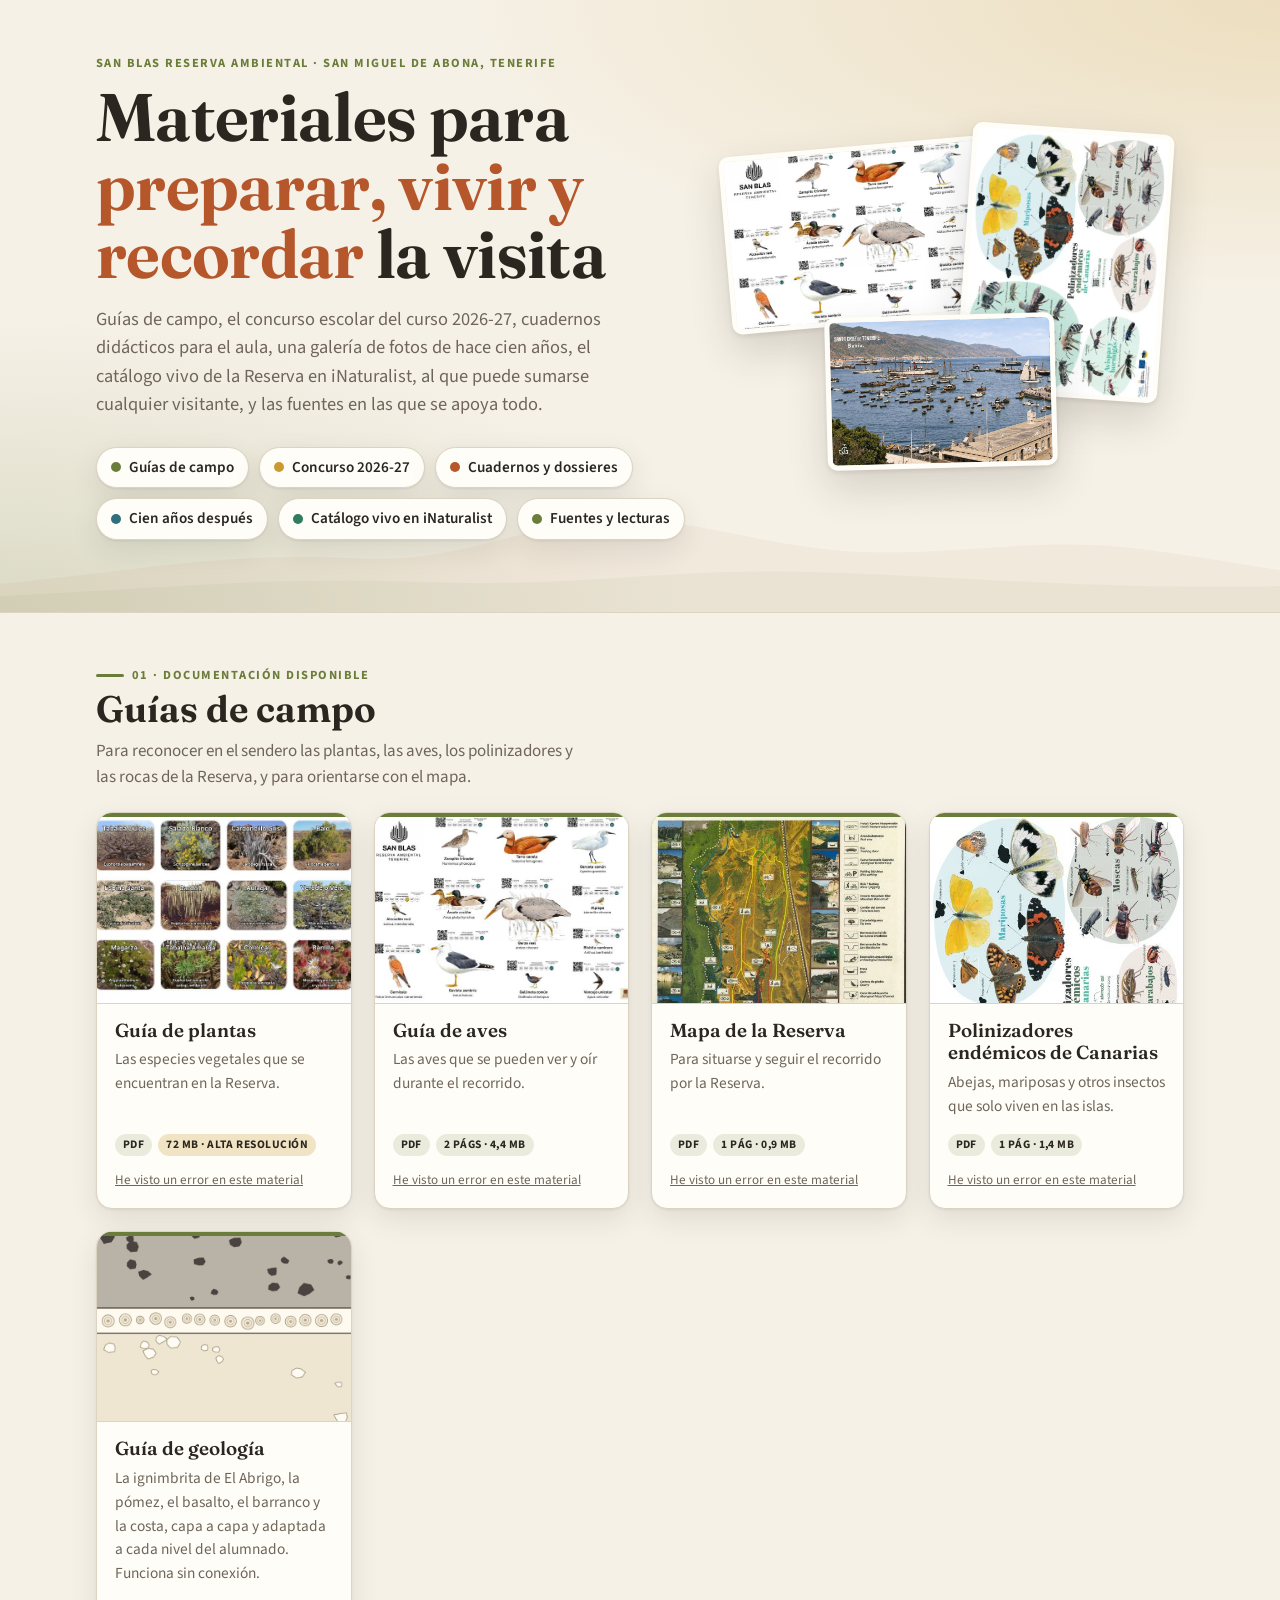
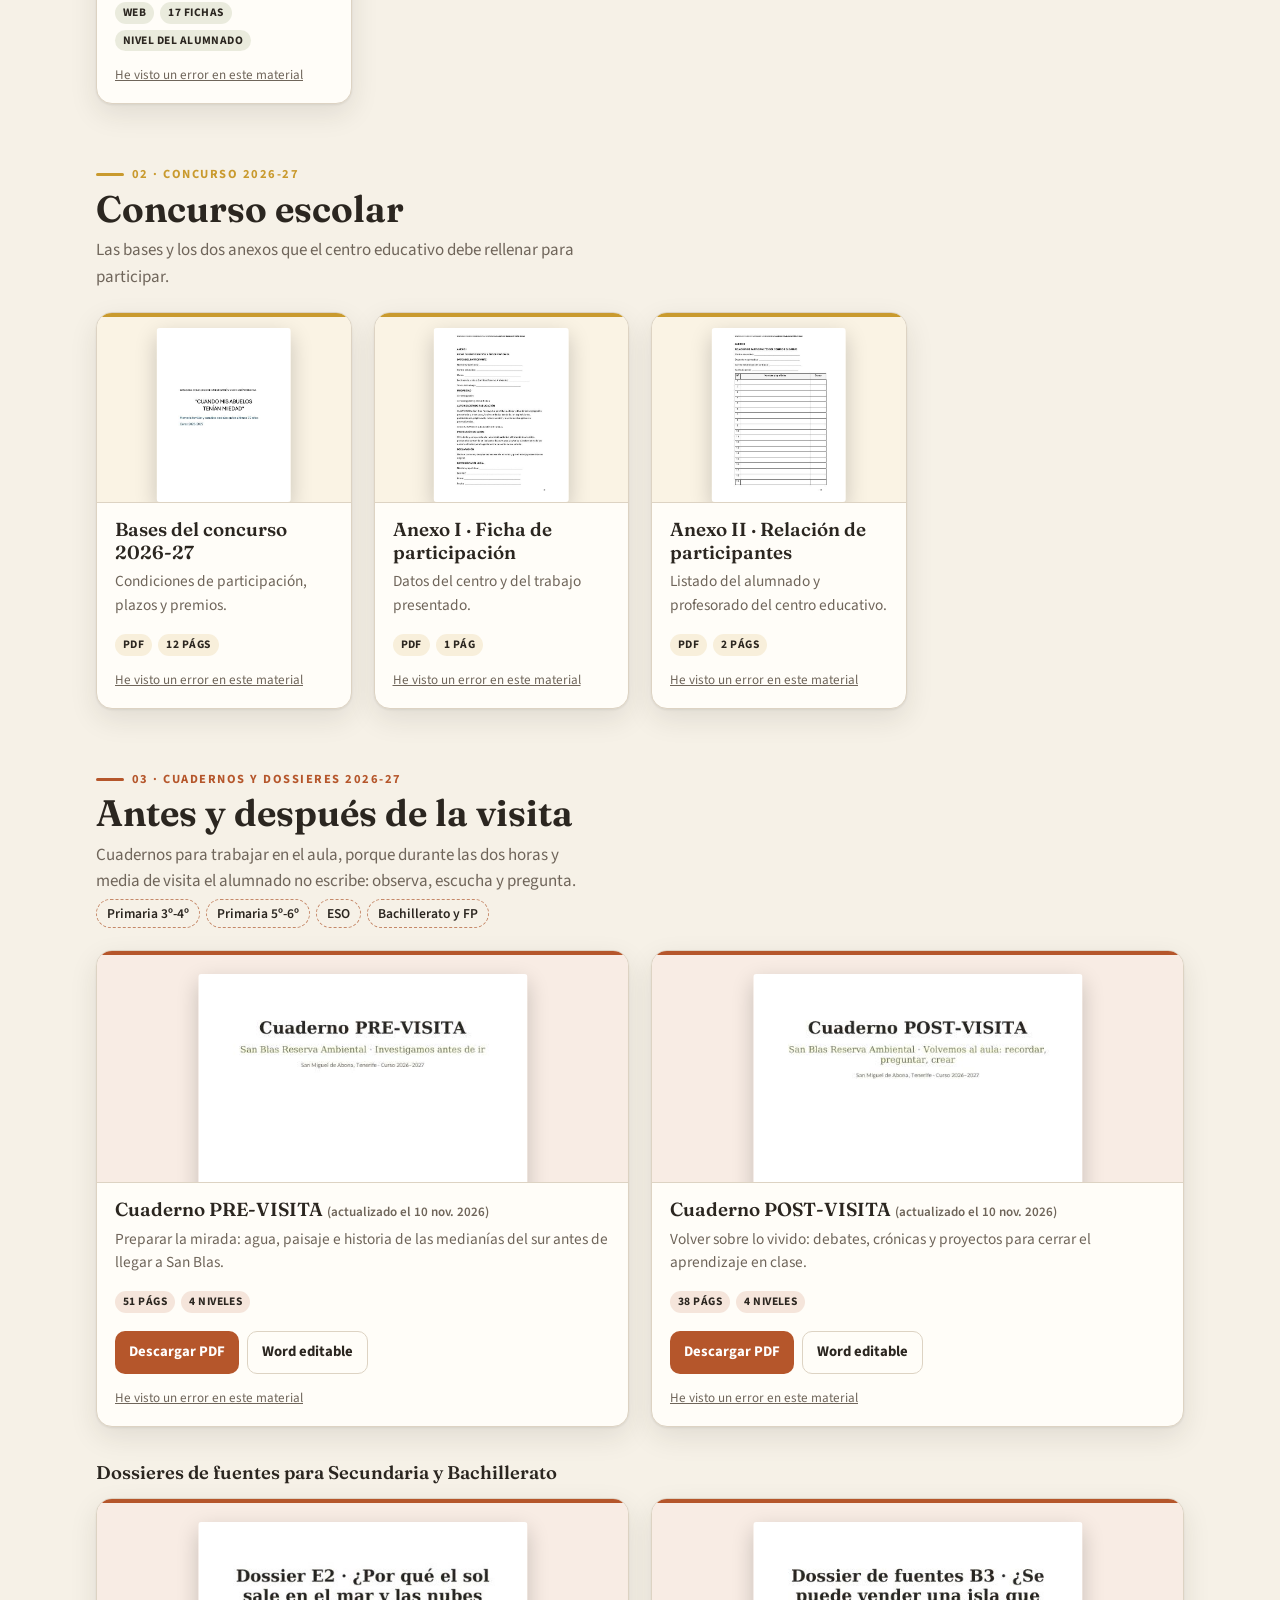
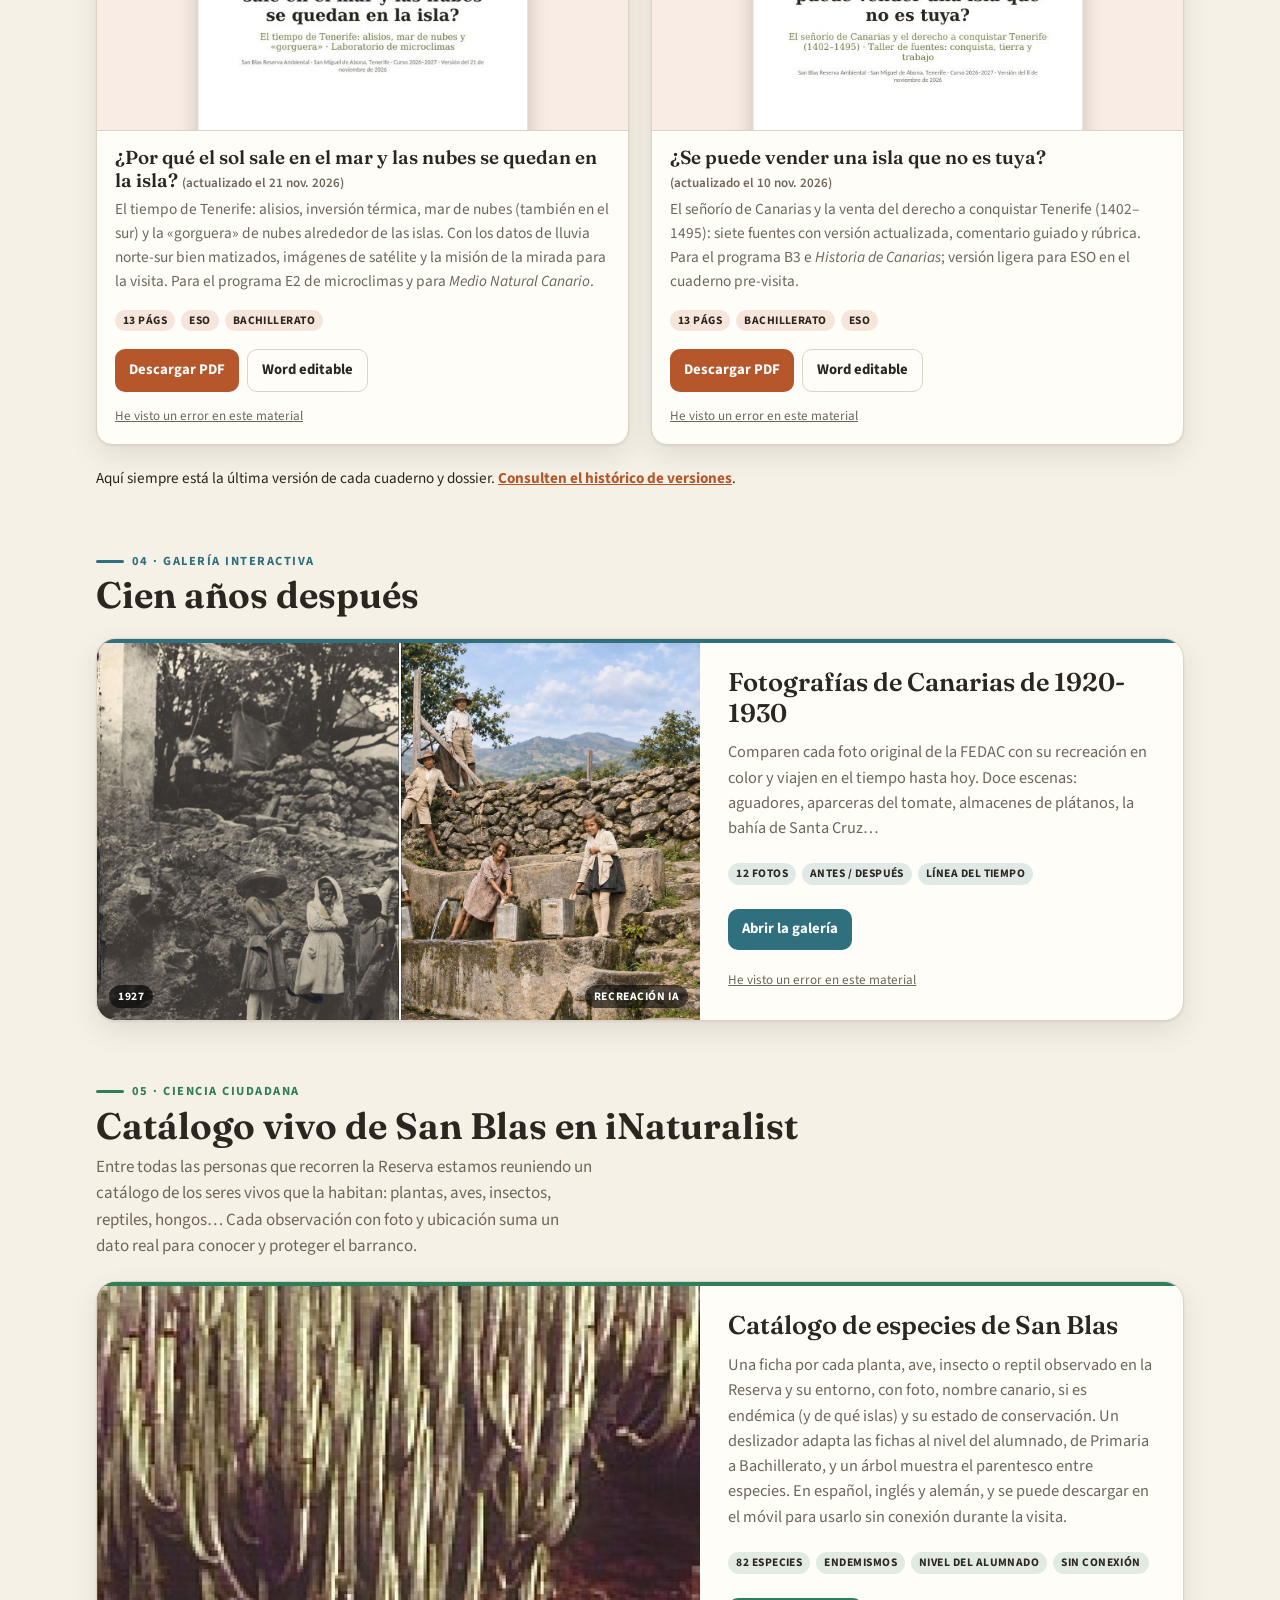
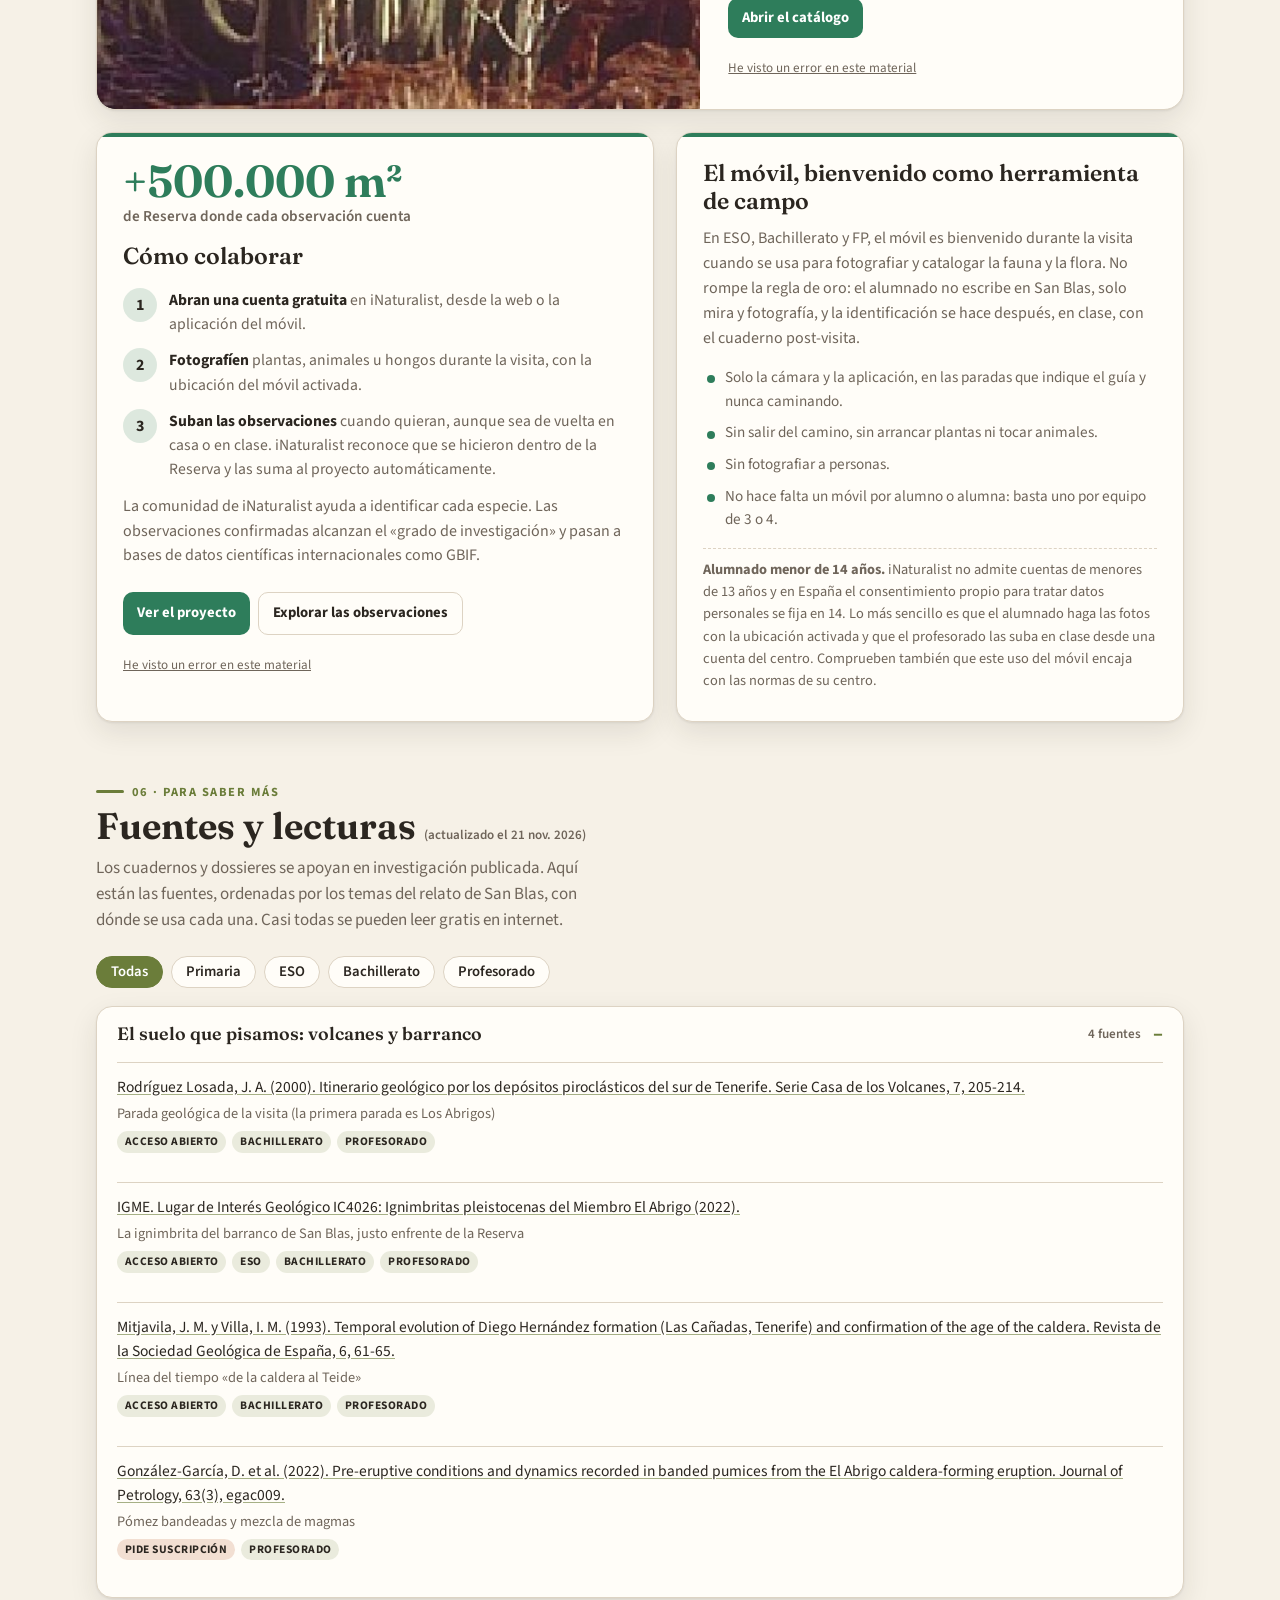
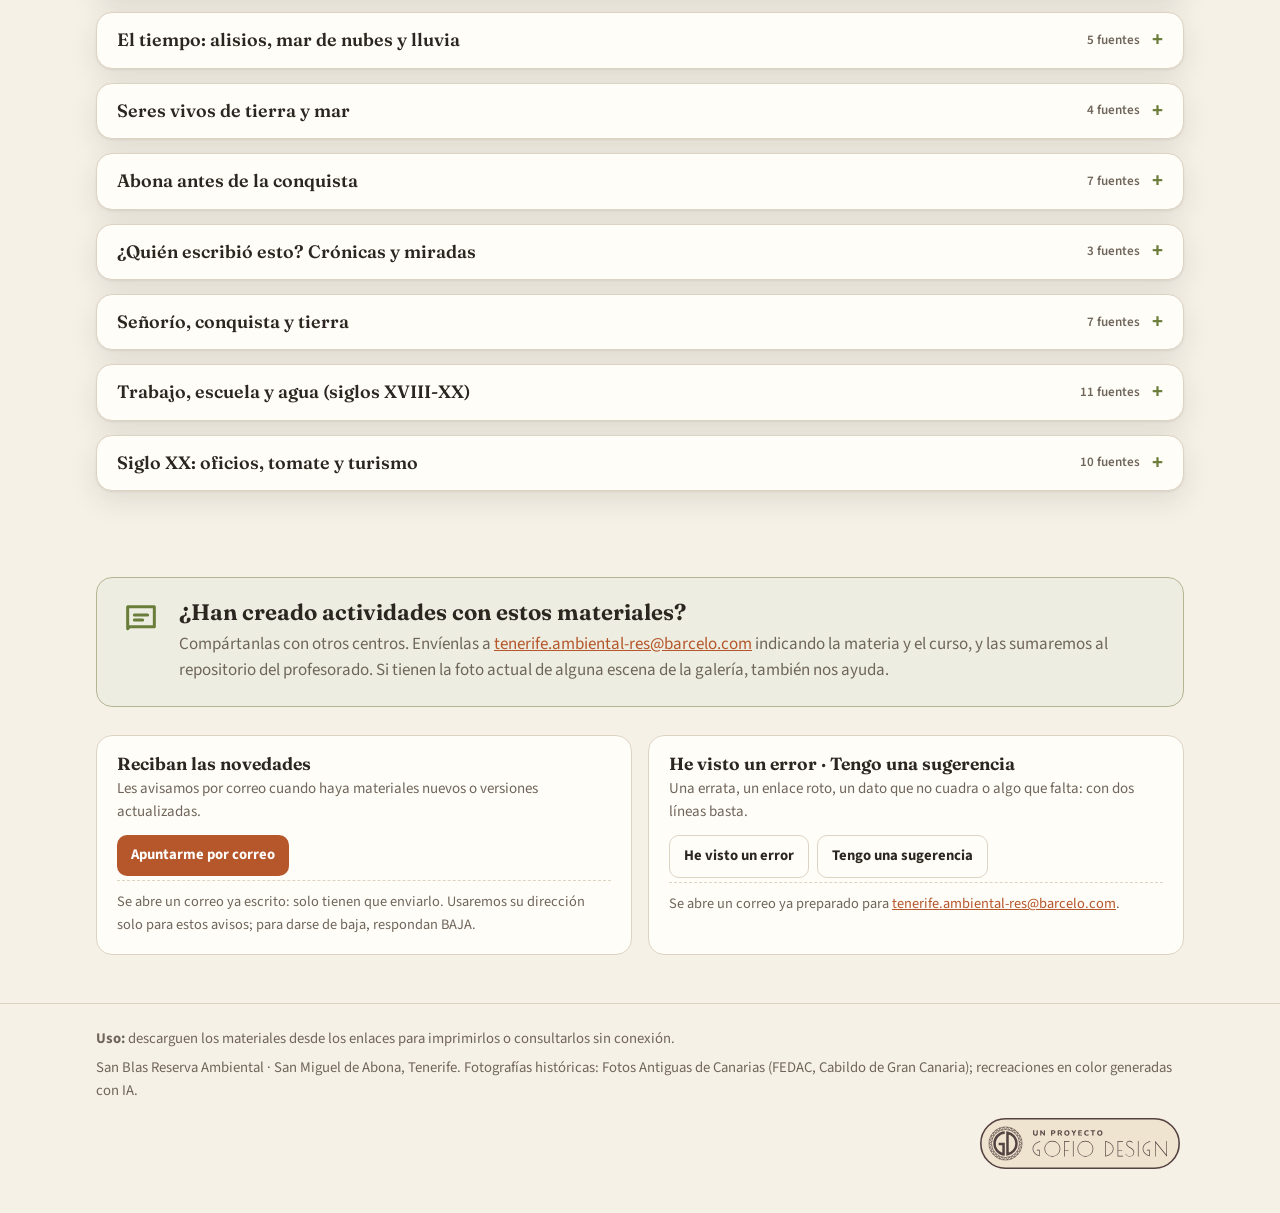
<file: index.html>
<!doctype html>
<html lang="es">
<head>
<meta charset="utf-8">
<meta name="viewport" content="width=device-width, initial-scale=1">
<title>Materiales · San Blas Reserva Ambiental</title>
<meta name="description" content="Materiales imprimibles y educativos de San Blas Reserva Ambiental: guías de campo, concurso escolar 2026-27, cuadernos didácticos y la galería «Cien años después».">
<link rel="icon" href="marca/logo-reserva.png">
<link rel="preconnect" href="https://fonts.googleapis.com">
<link rel="preconnect" href="https://fonts.gstatic.com" crossorigin>
<link href="https://fonts.googleapis.com/css2?family=Fraunces:opsz,wght@9..144,500;9..144,650&family=Source+Sans+3:wght@400;600;700&display=swap" rel="stylesheet">
<style>
:root{
  --fondo:#f6f1e7; --papel:#fffdf8; --tinta:#2b2620; --suave:#6f655a; --linea:#ddd3c3;
  --acento:#b5562b; --acento-2:#6b7d3a; --mar:#2f6f7e; --oro:#c99a2e; --hoja:#2e7d5b;
  --sombra:0 1px 2px rgba(43,38,32,.08),0 10px 28px rgba(43,38,32,.10); --sobre-c:#fff;
  --sombra-alta:0 2px 4px rgba(43,38,32,.10),0 18px 40px rgba(43,38,32,.16);
  --radio:16px;
  --serif:"Fraunces",Georgia,"Times New Roman",serif;
  --sans:"Source Sans 3",system-ui,-apple-system,"Segoe UI",sans-serif;
}
@media (prefers-color-scheme: dark){
  :root:not([data-theme="light"]){
    --fondo:#1c1915; --papel:#26221d; --tinta:#efe8dc; --suave:#b2a796; --linea:#3a342c;
    --acento:#e0814f; --acento-2:#a6b86b; --mar:#6fb3c2; --oro:#e2b850; --hoja:#6cc69a; --sobre-c:#1c1915;
    --sombra:0 1px 2px rgba(0,0,0,.4),0 10px 28px rgba(0,0,0,.3);
    --sombra-alta:0 2px 4px rgba(0,0,0,.45),0 18px 40px rgba(0,0,0,.4);
  }
}
:root[data-theme="dark"]{
  --fondo:#1c1915; --papel:#26221d; --tinta:#efe8dc; --suave:#b2a796; --linea:#3a342c;
  --acento:#e0814f; --acento-2:#a6b86b; --mar:#6fb3c2; --oro:#e2b850; --hoja:#6cc69a; --sobre-c:#1c1915;
  --sombra:0 1px 2px rgba(0,0,0,.4),0 10px 28px rgba(0,0,0,.3);
  --sombra-alta:0 2px 4px rgba(0,0,0,.45),0 18px 40px rgba(0,0,0,.4);
}
*{box-sizing:border-box}
html{scroll-behavior:smooth}
body{margin:0;background:var(--fondo);color:var(--tinta);font:17px/1.55 var(--sans);-webkit-font-smoothing:antialiased}
a{color:var(--acento)}
.envoltura{max-width:1120px;margin:0 auto;padding:0 16px}

/* Cabecera */
.cabecera{position:relative;overflow:hidden;border-bottom:1px solid var(--linea);
  background:
    radial-gradient(120% 90% at 100% 0%, color-mix(in srgb,var(--oro) 22%,transparent) 0%, transparent 55%),
    radial-gradient(90% 80% at 0% 100%, color-mix(in srgb,var(--acento-2) 20%,transparent) 0%, transparent 60%),
    var(--fondo)}
.cabecera::after{content:"";position:absolute;inset:auto 0 0 0;height:120px;pointer-events:none;opacity:.5;
  background:url("data:image/svg+xml,%3Csvg xmlns='http://www.w3.org/2000/svg' viewBox='0 0 1200 120' preserveAspectRatio='none'%3E%3Cpath d='M0 120 L0 92 C120 80 210 60 330 66 C430 72 470 38 560 30 C640 22 700 50 780 58 C880 68 960 44 1060 56 C1120 63 1170 74 1200 78 L1200 120 Z' fill='%23b5562b' fill-opacity='.10'/%3E%3Cpath d='M0 120 L0 104 C160 96 260 84 400 90 C540 96 620 76 760 80 C900 84 1020 98 1200 94 L1200 120 Z' fill='%236b7d3a' fill-opacity='.12'/%3E%3C/svg%3E") bottom/100% 100% no-repeat}
.cabecera .envoltura{position:relative;z-index:1;padding-top:56px;padding-bottom:72px;display:grid;grid-template-columns:1.3fr 1fr;gap:32px;align-items:center}
.collage{position:relative;height:340px}
.collage img{position:absolute;border-radius:10px;box-shadow:var(--sombra-alta);border:5px solid var(--papel);object-fit:cover;background:var(--papel)}
.collage .c1{width:58%;aspect-ratio:3/2;left:0;top:18px;transform:rotate(-5deg)}
.collage .c2{width:44%;aspect-ratio:3/4;right:4%;top:0;transform:rotate(4deg);object-position:top}
.collage .c3{width:50%;aspect-ratio:3/2;left:22%;bottom:0;transform:rotate(-1.5deg)}
.antetitulo{font:700 .78rem/1.2 var(--sans);letter-spacing:.12em;text-transform:uppercase;color:var(--acento-2);margin:0 0 12px}
h1{font:650 clamp(2.4rem,7vw,4.2rem)/1.02 var(--serif);margin:0 0 16px;letter-spacing:-.01em;max-width:16ch}
h1 em{font-style:normal;color:var(--acento)}
.entradilla{font-size:1.15rem;color:var(--suave);margin:0 0 28px;max-width:58ch}
.atajos{display:flex;flex-wrap:wrap;gap:10px;margin:0;padding:0;list-style:none}
.atajos a{display:inline-flex;align-items:center;gap:8px;text-decoration:none;color:var(--tinta);
  background:var(--papel);border:1px solid var(--linea);border-radius:999px;padding:8px 14px;font-weight:600;font-size:.95rem;
  box-shadow:var(--sombra);transition:transform .15s ease,border-color .15s ease}
.atajos a:hover,.atajos a:focus-visible{transform:translateY(-2px);border-color:var(--acento)}
.punto{width:10px;height:10px;border-radius:50%;background:var(--c,var(--acento));flex:none}

/* Secciones */
section{padding:56px 0 8px;scroll-margin-top:8px}
.sec-cab{display:flex;align-items:flex-end;justify-content:space-between;gap:16px;flex-wrap:wrap;margin-bottom:22px}
.sec-num{font:700 .78rem/1 var(--sans);letter-spacing:.12em;text-transform:uppercase;color:var(--c);margin:0 0 8px;display:flex;align-items:center;gap:8px}
.sec-num::before{content:"";width:28px;height:3px;border-radius:2px;background:var(--c)}
h2{font:650 clamp(1.7rem,4vw,2.3rem)/1.1 var(--serif);margin:0}
.sec-desc{color:var(--suave);margin:8px 0 0;max-width:62ch}

.rejilla{display:grid;gap:22px;grid-template-columns:repeat(auto-fill,minmax(min(100%,240px),1fr))}
.rejilla.ancha{grid-template-columns:repeat(auto-fill,minmax(min(100%,420px),1fr))}

.tarjeta{position:relative;display:flex;flex-direction:column;background:var(--papel);border:1px solid var(--linea);
  border-radius:var(--radio);overflow:hidden;box-shadow:var(--sombra);transition:transform .2s ease,box-shadow .2s ease,border-color .2s}
.tarjeta:hover,.tarjeta:focus-within{transform:translateY(-4px);box-shadow:var(--sombra-alta);border-color:color-mix(in srgb,var(--c) 45%,var(--linea))}
.tarjeta::before{content:"";position:absolute;inset:0 0 auto 0;height:4px;background:var(--c);z-index:2}
.miniatura{aspect-ratio:4/3;background:color-mix(in srgb,var(--c) 10%,var(--papel));overflow:hidden;border-bottom:1px solid var(--linea);display:grid;place-items:center}
.miniatura img{width:100%;height:100%;object-fit:cover;object-position:top center;transition:transform .4s ease}
.miniatura{position:relative}
.miniatura.hoja img{position:absolute;left:50%;top:8%;transform:translateX(-50%);width:auto;height:auto;max-width:78%;max-height:92%;object-fit:contain;box-shadow:0 8px 22px rgba(0,0,0,.20);border-radius:3px}
.tarjeta:hover .miniatura.hoja img{transform:translateX(-50%) translateY(-4px)}
.ancha .miniatura{aspect-ratio:16/7}
.ancha .miniatura.hoja img{max-width:none;max-height:none;width:62%;top:10%}
.tarjeta:hover .miniatura img{transform:scale(1.04)}
.cuerpo{display:flex;flex-direction:column;gap:6px;padding:16px 18px 18px;flex:1}
.cuerpo h3{font:600 1.18rem/1.2 var(--serif);margin:0}
.cuerpo h3 a{color:inherit;text-decoration:none}
.cuerpo h3 a::after{content:"";position:absolute;inset:0;z-index:1}
.cuerpo p{margin:0;color:var(--suave);font-size:.96rem}
.meta{margin-top:auto !important;padding-top:10px;display:flex;flex-wrap:wrap;gap:6px}
.chip{font:700 .72rem/1 var(--sans);letter-spacing:.04em;text-transform:uppercase;padding:5px 8px;border-radius:999px;
  background:color-mix(in srgb,var(--c) 14%,transparent);color:var(--tinta)}
.chip.aviso{background:color-mix(in srgb,var(--oro) 26%,transparent)}
.acciones{position:relative;z-index:3;display:flex;flex-wrap:wrap;gap:8px;margin-top:12px}
.boton{display:inline-flex;align-items:center;gap:6px;text-decoration:none;font-weight:700;font-size:.92rem;padding:9px 14px;border-radius:10px;
  background:var(--c);color:var(--sobre-c)}
.boton.sec{background:transparent;color:var(--tinta);border:1px solid var(--linea)}
.boton:hover{filter:brightness(1.08)}
.boton.sec:hover{border-color:var(--c)}
.fecha{font:600 .82rem/1.2 var(--sans);color:var(--suave);white-space:nowrap}
.subtitulo{font:600 1.15rem/1.25 var(--serif);margin:34px 0 14px}
.historico{margin:22px 0 0;font-size:.95rem}
.historico a{font-weight:700}
.niveles{display:flex;flex-wrap:wrap;gap:6px;margin:4px 0 0;padding:0;list-style:none}
.niveles li{font-size:.85rem;font-weight:600;border:1px dashed color-mix(in srgb,var(--c) 60%,var(--linea));border-radius:999px;padding:3px 10px}

/* Galería destacada */
.destacada{display:grid;grid-template-columns:1.25fr 1fr;background:var(--papel);border:1px solid var(--linea);border-radius:calc(var(--radio) + 4px);overflow:hidden;box-shadow:var(--sombra)}
.antes-despues{position:relative;min-height:320px;background:#111}
.antes-despues img{position:absolute;inset:0;width:100%;height:100%;object-fit:cover}
.antes-despues .color{clip-path:inset(0 0 0 50%);animation:barrido 7s ease-in-out infinite alternate}
.antes-despues .raya{position:absolute;top:0;bottom:0;left:50%;width:2px;background:#fff;box-shadow:0 0 0 1px rgba(0,0,0,.25);animation:raya 7s ease-in-out infinite alternate}
.antes-despues .et{position:absolute;bottom:12px;font:700 .72rem/1 var(--sans);letter-spacing:.05em;text-transform:uppercase;background:rgba(0,0,0,.6);color:#fff;padding:6px 9px;border-radius:999px}
@keyframes barrido{from{clip-path:inset(0 0 0 72%)}to{clip-path:inset(0 0 0 28%)}}
@keyframes raya{from{left:72%}to{left:28%}}
@media (prefers-reduced-motion: reduce){.antes-despues .color,.antes-despues .raya{animation:none}}
.destacada .cuerpo{padding:28px 28px 30px;gap:12px;justify-content:center}
.destacada h3{font-size:1.6rem}
.foto-cat{position:relative;min-height:320px;background:#111}
.foto-cat img{position:absolute;inset:0;width:100%;height:100%;object-fit:cover}
.inat-cat{margin-bottom:22px}
.destacada p{font-size:1.02rem}

/* Ciencia ciudadana · iNaturalist */
.inat{display:grid;grid-template-columns:1.1fr 1fr;gap:22px}
.inat .cuerpo{padding:26px 26px 28px;gap:12px}
.inat .cuerpo h3{font-size:1.45rem}
.inat .cuerpo p{font-size:1rem}
.cifra-inat{display:flex;flex-wrap:wrap;align-items:baseline;gap:4px 12px;white-space:nowrap;margin:0 0 4px !important;color:var(--c) !important;font:650 clamp(2rem,5vw,2.8rem)/1 var(--serif) !important}
.cifra-inat small{font:600 .95rem/1.2 var(--sans);color:var(--suave);white-space:normal}
.pasos{counter-reset:paso;list-style:none;margin:6px 0 0;padding:0;display:grid;gap:12px}
.pasos li{counter-increment:paso;display:grid;grid-template-columns:34px 1fr;gap:12px;align-items:start;color:var(--suave);font-size:.98rem}
.pasos li::before{content:counter(paso);width:34px;height:34px;border-radius:50%;display:grid;place-items:center;
  background:color-mix(in srgb,var(--c) 16%,transparent);color:var(--tinta);font:700 1rem/1 var(--sans)}
.pasos strong{color:var(--tinta)}
.movil{list-style:none;margin:4px 0 0;padding:0;display:grid;gap:8px}
.movil li{position:relative;padding-left:22px;color:var(--suave);font-size:.95rem}
.movil li::before{content:"";position:absolute;left:4px;top:.6em;width:8px;height:8px;border-radius:50%;background:var(--c)}
.nota{font-size:.9rem !important;border-top:1px dashed var(--linea);padding-top:10px;margin-top:4px !important}

/* Fuentes y lecturas */
.filtros{display:flex;flex-wrap:wrap;gap:8px;margin:0 0 18px;padding:0;list-style:none}
.filtros button{font:600 .92rem/1 var(--sans);color:var(--tinta);background:var(--papel);border:1px solid var(--linea);border-radius:999px;padding:8px 14px;cursor:pointer}
.filtros button[aria-pressed="true"]{background:var(--c);border-color:var(--c);color:var(--sobre-c)}
.filtros button:focus-visible{outline:2px solid var(--c);outline-offset:2px}
.bloque-fuentes{background:var(--papel);border:1px solid var(--linea);border-radius:var(--radio);box-shadow:var(--sombra);margin:0 0 14px;overflow:hidden}
.bloque-fuentes summary{cursor:pointer;list-style:none;display:flex;justify-content:space-between;align-items:center;gap:12px;padding:16px 20px;font:600 1.12rem/1.25 var(--serif)}
.bloque-fuentes summary::-webkit-details-marker{display:none}
.bloque-fuentes summary::after{content:"+";font:700 1.3rem/1 var(--sans);color:var(--c)}
.bloque-fuentes[open] summary::after{content:"–"}
.bloque-fuentes summary small{font:600 .82rem/1 var(--sans);color:var(--suave);margin-left:auto}
.lista-fuentes{list-style:none;margin:0;padding:0 20px 8px}
.lista-fuentes li{padding:12px 0;border-top:1px solid var(--linea)}
.lista-fuentes .cita{margin:0;color:var(--tinta);font-size:.97rem;overflow-wrap:anywhere}
.lista-fuentes .cita a{color:inherit;text-decoration-color:color-mix(in srgb,var(--c) 60%,transparent);text-underline-offset:2px}
.lista-fuentes .uso{margin:4px 0 0;color:var(--suave);font-size:.9rem}
.lista-fuentes .meta{padding-top:6px}
.chip.cerrado{background:color-mix(in srgb,var(--acento) 18%,transparent)}
.sin-resultados{color:var(--suave)}

/* Invitación y pie */
.invita{margin:64px auto 0;display:flex;gap:18px;align-items:flex-start;background:color-mix(in srgb,var(--acento-2) 12%,var(--papel));
  border:1px solid color-mix(in srgb,var(--acento-2) 35%,var(--linea));border-radius:var(--radio);padding:22px 24px}
.invita svg{flex:none;color:var(--acento-2)}
.invita h2{font-size:1.4rem;margin:0 0 6px}
.invita p{margin:0;color:var(--suave)}
.pie{margin-top:48px;border-top:1px solid var(--linea);padding:24px 0 40px;color:var(--suave);font-size:.92rem}
.pie p{margin:0 0 6px}

@media (max-width:760px){
  .inat{grid-template-columns:1fr}
  .destacada{grid-template-columns:1fr}
  .antes-despues{min-height:0;aspect-ratio:3/2}
  .destacada .cuerpo{padding:20px}
  .cabecera .envoltura{padding-top:40px;padding-bottom:64px;grid-template-columns:1fr}
  .collage{display:none}
  .invita{flex-direction:column}
}
.firma,.pie .firma{display:flex;justify-content:flex-end;margin:12px 0 0;line-height:0}
.firma a{display:inline-flex;padding:4px;color:color-mix(in srgb,var(--suave) 35%,var(--fondo));transition:color .2s ease}
.firma a:hover,.firma a:focus-visible{color:var(--suave)}
.firma img{display:block;width:200px;max-width:100%;height:auto}
/* Novedades y buzón de errores (mailto, sin formularios ni datos guardados en la web) */
.contacto{margin:28px auto 0;display:grid;grid-template-columns:1fr 1fr;gap:16px}
.contacto > div{border:1px solid var(--linea);border-radius:var(--radio);padding:18px 20px;background:var(--papel)}
.contacto h2{font-size:1.1rem;margin:0 0 4px}
.contacto p{margin:0 0 12px;color:var(--suave);font-size:.94rem}
.contacto .nota{margin:10px 0 0;font-size:.82rem}
.contacto .boton{--c:var(--acento)}
.errata{position:relative;z-index:3;display:inline-block;margin-top:8px;font-size:.82rem;color:var(--suave)}
.errata:hover,.errata:focus-visible{color:var(--tinta)}
@media (max-width:760px){.contacto{grid-template-columns:1fr}}
</style>
</head>
<body>

<header class="cabecera">
  <div class="envoltura">
    <div>
    <p class="antetitulo">San Blas Reserva Ambiental · San Miguel de Abona, Tenerife</p>
    <h1>Materiales para <em>preparar, vivir y recordar</em> la visita</h1>
    <p class="entradilla">Guías de campo, el concurso escolar del curso 2026-27, cuadernos didácticos para el aula, una galería de fotos de hace cien años, el catálogo vivo de la Reserva en iNaturalist, al que puede sumarse cualquier visitante, y las fuentes en las que se apoya todo.</p>
    <ul class="atajos" aria-label="Secciones">
      <li><a href="#guias"><span class="punto" style="--c:var(--acento-2)"></span>Guías de campo</a></li>
      <li><a href="#concurso"><span class="punto" style="--c:var(--oro)"></span>Concurso 2026-27</a></li>
      <li><a href="#cuadernos"><span class="punto" style="--c:var(--acento)"></span>Cuadernos y dossieres</a></li>
      <li><a href="#cien-anos"><span class="punto" style="--c:var(--mar)"></span>Cien años después</a></li>
      <li><a href="#inaturalist"><span class="punto" style="--c:var(--hoja)"></span>Catálogo vivo en iNaturalist</a></li>
      <li><a href="#fuentes"><span class="punto" style="--c:var(--acento-2)"></span>Fuentes y lecturas</a></li>
    </ul>
    </div>
    <div class="collage" aria-hidden="true">
      <img class="c1" src="portada/aves_san_blas_reserva_ambiental.jpg" alt="">
      <img class="c2" src="portada/polinizadores_endemicos_canarias.jpg" alt="">
      <img class="c3" src="cien-anos/img/002123-color.jpg" alt="">
    </div>
  </div>
</header>

<main class="envoltura">

  <!-- 1. Documentación disponible -->
  <section id="guias" style="--c:var(--acento-2)">
    <div class="sec-cab">
      <div>
        <p class="sec-num">01 · Documentación disponible</p>
        <h2>Guías de campo</h2>
        <p class="sec-desc">Para reconocer en el sendero las plantas, las aves, los polinizadores y las rocas de la Reserva, y para orientarse con el mapa.</p>
      </div>
    </div>
    <div class="rejilla">
      <article class="tarjeta">
        <div class="miniatura"><img src="portada/plantas_san_blas_reserva_ambiental.jpg" alt="" loading="lazy"></div>
        <div class="cuerpo">
          <h3><a href="plantas_san_blas_reserva_ambiental.pdf">Guía de plantas</a></h3>
          <p>Las especies vegetales que se encuentran en la Reserva.</p>
          <p class="meta"><span class="chip">PDF</span><span class="chip aviso">72 MB · alta resolución</span></p>
        </div>
      </article>
      <article class="tarjeta">
        <div class="miniatura"><img src="portada/aves_san_blas_reserva_ambiental.jpg" alt="" loading="lazy"></div>
        <div class="cuerpo">
          <h3><a href="aves_san_blas_reserva_ambiental.pdf">Guía de aves</a></h3>
          <p>Las aves que se pueden ver y oír durante el recorrido.</p>
          <p class="meta"><span class="chip">PDF</span><span class="chip">2 págs · 4,4 MB</span></p>
        </div>
      </article>
      <article class="tarjeta">
        <div class="miniatura"><img src="portada/mapa_san_blas_reserva_ambiental.jpg" alt="" loading="lazy"></div>
        <div class="cuerpo">
          <h3><a href="mapa_san_blas_reserva_ambiental.pdf">Mapa de la Reserva</a></h3>
          <p>Para situarse y seguir el recorrido por la Reserva.</p>
          <p class="meta"><span class="chip">PDF</span><span class="chip">1 pág · 0,9 MB</span></p>
        </div>
      </article>
      <article class="tarjeta">
        <div class="miniatura"><img src="portada/polinizadores_endemicos_canarias.jpg" alt="" loading="lazy"></div>
        <div class="cuerpo">
          <h3><a href="polinizadores_endemicos_canarias.pdf">Polinizadores endémicos de Canarias</a></h3>
          <p>Abejas, mariposas y otros insectos que solo viven en las islas.</p>
          <p class="meta"><span class="chip">PDF</span><span class="chip">1 pág · 1,4 MB</span></p>
        </div>
      </article>
      <article class="tarjeta">
        <div class="miniatura"><img src="portada/guia-geologia.jpg" alt="" loading="lazy"></div>
        <div class="cuerpo">
          <h3><a href="geologia/">Guía de geología</a></h3>
          <p>La ignimbrita de El Abrigo, la pómez, el basalto, el barranco y la costa, capa a capa y adaptada a cada nivel del alumnado. Funciona sin conexión.</p>
          <p class="meta"><span class="chip">Web</span><span class="chip">17 fichas</span><span class="chip">Nivel del alumnado</span></p>
        </div>
      </article>
    </div>
  </section>

  <!-- 2. Concurso -->
  <section id="concurso" style="--c:var(--oro)">
    <div class="sec-cab">
      <div>
        <p class="sec-num">02 · Concurso 2026-27</p>
        <h2>Concurso escolar</h2>
        <p class="sec-desc">Las bases y los dos anexos que el centro educativo debe rellenar para participar.</p>
      </div>
    </div>
    <div class="rejilla">
      <article class="tarjeta">
        <div class="miniatura hoja"><img src="portada/Bases-concurso-curso2026-27.jpg" alt="" loading="lazy"></div>
        <div class="cuerpo">
          <h3><a href="Bases-concurso-curso2026-27.pdf">Bases del concurso 2026-27</a></h3>
          <p>Condiciones de participación, plazos y premios.</p>
          <p class="meta"><span class="chip">PDF</span><span class="chip">12 págs</span></p>
        </div>
      </article>
      <article class="tarjeta">
        <div class="miniatura hoja"><img src="portada/ANEXO_I_Ficha_de_participacion.jpg" alt="" loading="lazy"></div>
        <div class="cuerpo">
          <h3><a href="ANEXO_I_Ficha_de_participacion.pdf">Anexo I · Ficha de participación</a></h3>
          <p>Datos del centro y del trabajo presentado.</p>
          <p class="meta"><span class="chip">PDF</span><span class="chip">1 pág</span></p>
        </div>
      </article>
      <article class="tarjeta">
        <div class="miniatura hoja"><img src="portada/ANEXO_II_Relacion_de_participantes_del_centro_educativo.jpg" alt="" loading="lazy"></div>
        <div class="cuerpo">
          <h3><a href="ANEXO_II_Relacion_de_participantes_del_centro_educativo.pdf">Anexo II · Relación de participantes</a></h3>
          <p>Listado del alumnado y profesorado del centro educativo.</p>
          <p class="meta"><span class="chip">PDF</span><span class="chip">2 págs</span></p>
        </div>
      </article>
    </div>
  </section>

  <!-- 3. Cuadernos -->
  <section id="cuadernos" style="--c:var(--acento)">
    <div class="sec-cab">
      <div>
        <p class="sec-num">03 · Cuadernos y dossieres 2026-27</p>
        <h2>Antes y después de la visita</h2>
        <p class="sec-desc">Cuadernos para trabajar en el aula, porque durante las dos horas y media de visita el alumnado no escribe: observa, escucha y pregunta.</p>
        <ul class="niveles" aria-label="Niveles">
          <li>Primaria 3º-4º</li><li>Primaria 5º-6º</li><li>ESO</li><li>Bachillerato y FP</li>
        </ul>
      </div>
    </div>
    <div class="rejilla ancha">
      <article class="tarjeta">
        <div class="miniatura hoja"><img src="portada/01-cuaderno-previsita.jpg" alt="" loading="lazy"></div>
        <div class="cuerpo">
          <h3><a href="cuadernos/01-cuaderno-previsita.pdf">Cuaderno PRE-VISITA</a> <span class="fecha">(actualizado el 10 nov. 2026)</span></h3>
          <p>Preparar la mirada: agua, paisaje e historia de las medianías del sur antes de llegar a San Blas.</p>
          <p class="meta"><span class="chip">51 págs</span><span class="chip">4 niveles</span></p>
          <div class="acciones">
            <a class="boton" href="cuadernos/01-cuaderno-previsita.pdf">Descargar PDF</a>
            <a class="boton sec" href="cuadernos/01-cuaderno-previsita.docx">Word editable</a>
          </div>
        </div>
      </article>
      <article class="tarjeta">
        <div class="miniatura hoja"><img src="portada/02-cuaderno-postvisita.jpg" alt="" loading="lazy"></div>
        <div class="cuerpo">
          <h3><a href="cuadernos/02-cuaderno-postvisita.pdf">Cuaderno POST-VISITA</a> <span class="fecha">(actualizado el 10 nov. 2026)</span></h3>
          <p>Volver sobre lo vivido: debates, crónicas y proyectos para cerrar el aprendizaje en clase.</p>
          <p class="meta"><span class="chip">38 págs</span><span class="chip">4 niveles</span></p>
          <div class="acciones">
            <a class="boton" href="cuadernos/02-cuaderno-postvisita.pdf">Descargar PDF</a>
            <a class="boton sec" href="cuadernos/02-cuaderno-postvisita.docx">Word editable</a>
          </div>
        </div>
      </article>
    </div>
    <h3 class="subtitulo">Dossieres de fuentes para Secundaria y Bachillerato</h3>
    <div class="rejilla ancha">
      <article class="tarjeta">
        <div class="miniatura hoja"><img src="portada/dossier-E2-tiempo-de-tenerife.jpg" alt="" loading="lazy"></div>
        <div class="cuerpo">
          <h3><a href="dossieres/dossier-E2-tiempo-de-tenerife.pdf">¿Por qué el sol sale en el mar y las nubes se quedan en la isla?</a> <span class="fecha">(actualizado el 21 nov. 2026)</span></h3>
          <p>El tiempo de Tenerife: alisios, inversión térmica, mar de nubes (también en el sur) y la «gorguera» de nubes alrededor de las islas. Con los datos de lluvia norte-sur bien matizados, imágenes de satélite y la misión de la mirada para la visita. Para el programa E2 de microclimas y para <em>Medio Natural Canario</em>.</p>
          <p class="meta"><span class="chip">13 págs</span><span class="chip">ESO</span><span class="chip">Bachillerato</span></p>
          <div class="acciones">
            <a class="boton" href="dossieres/dossier-E2-tiempo-de-tenerife.pdf">Descargar PDF</a>
            <a class="boton sec" href="dossieres/dossier-E2-tiempo-de-tenerife.docx">Word editable</a>
          </div>
        </div>
      </article>
      <article class="tarjeta">
        <div class="miniatura hoja"><img src="portada/dossier-B3-senorio-de-canarias.jpg" alt="" loading="lazy"></div>
        <div class="cuerpo">
          <h3><a href="dossieres/dossier-B3-senorio-de-canarias.pdf">¿Se puede vender una isla que no es tuya?</a> <span class="fecha">(actualizado el 10 nov. 2026)</span></h3>
          <p>El señorío de Canarias y la venta del derecho a conquistar Tenerife (1402–1495): siete fuentes con versión actualizada, comentario guiado y rúbrica. Para el programa B3 e <em>Historia de Canarias</em>; versión ligera para ESO en el cuaderno pre-visita.</p>
          <p class="meta"><span class="chip">13 págs</span><span class="chip">Bachillerato</span><span class="chip">ESO</span></p>
          <div class="acciones">
            <a class="boton" href="dossieres/dossier-B3-senorio-de-canarias.pdf">Descargar PDF</a>
            <a class="boton sec" href="dossieres/dossier-B3-senorio-de-canarias.docx">Word editable</a>
          </div>
        </div>
      </article>
    </div>
    <p class="historico">Aquí siempre está la última versión de cada cuaderno y dossier. <a href="historico.html">Consulten el histórico de versiones</a>.</p>
  </section>

  <!-- 4. Cien años después -->
  <section id="cien-anos" style="--c:var(--mar)">
    <div class="sec-cab">
      <div>
        <p class="sec-num">04 · Galería interactiva</p>
        <h2>Cien años después</h2>
      </div>
    </div>
    <article class="destacada tarjeta">
      <div class="antes-despues" aria-hidden="true">
        <img src="cien-anos/img/008365-original.jpg" alt="" loading="lazy">
        <img class="color" src="cien-anos/img/008365-color.jpg" alt="" loading="lazy">
        <span class="raya"></span>
        <span class="et" style="left:12px">1927</span>
        <span class="et" style="right:12px">Recreación IA</span>
      </div>
      <div class="cuerpo">
        <h3><a href="cien-anos/">Fotografías de Canarias de 1920-1930</a></h3>
        <p>Comparen cada foto original de la FEDAC con su recreación en color y viajen en el tiempo hasta hoy. Doce escenas: aguadores, aparceras del tomate, almacenes de plátanos, la bahía de Santa Cruz…</p>
        <p class="meta"><span class="chip">12 fotos</span><span class="chip">Antes / después</span><span class="chip">Línea del tiempo</span></p>
        <div class="acciones">
          <a class="boton" href="cien-anos/">Abrir la galería</a>
        </div>
      </div>
    </article>
  </section>

  <!-- 5. iNaturalist -->
  <section id="inaturalist" style="--c:var(--hoja)">
    <div class="sec-cab">
      <div>
        <p class="sec-num">05 · Ciencia ciudadana</p>
        <h2>Catálogo vivo de San Blas en iNaturalist</h2>
        <p class="sec-desc">Entre todas las personas que recorren la Reserva estamos reuniendo un catálogo de los seres vivos que la habitan: plantas, aves, insectos, reptiles, hongos… Cada observación con foto y ubicación suma un dato real para conocer y proteger el barranco.</p>
      </div>
    </div>
    <article class="destacada tarjeta inat-cat">
      <div class="foto-cat" aria-hidden="true">
        <img src="catalogo/img/cardon.jpg" alt="" loading="lazy">
      </div>
      <div class="cuerpo">
        <h3><a href="catalogo/">Catálogo de especies de San Blas</a></h3>
        <p>Una ficha por cada planta, ave, insecto o reptil observado en la Reserva y su entorno, con foto, nombre canario, si es endémica (y de qué islas) y su estado de conservación. Un deslizador adapta las fichas al nivel del alumnado, de Primaria a Bachillerato, y un árbol muestra el parentesco entre especies. En español, inglés y alemán, y se puede descargar en el móvil para usarlo sin conexión durante la visita.</p>
        <p class="meta"><span class="chip">82 especies</span><span class="chip">Endemismos</span><span class="chip">Nivel del alumnado</span><span class="chip">Sin conexión</span></p>
        <div class="acciones">
          <a class="boton" href="catalogo/">Abrir el catálogo</a>
        </div>
      </div>
    </article>
    <div class="inat">
      <article class="tarjeta">
        <div class="cuerpo">
          <p class="cifra-inat">+500.000 m² <small>de Reserva donde cada observación cuenta</small></p>
          <h3><a href="https://www.inaturalist.org/projects/san-blas-reserva-ambiental">Cómo colaborar</a></h3>
          <ol class="pasos">
            <li><span><strong>Abran una cuenta gratuita</strong> en iNaturalist, desde la web o la aplicación del móvil.</span></li>
            <li><span><strong>Fotografíen</strong> plantas, animales u hongos durante la visita, con la ubicación del móvil activada.</span></li>
            <li><span><strong>Suban las observaciones</strong> cuando quieran, aunque sea de vuelta en casa o en clase. iNaturalist reconoce que se hicieron dentro de la Reserva y las suma al proyecto automáticamente.</span></li>
          </ol>
          <p>La comunidad de iNaturalist ayuda a identificar cada especie. Las observaciones confirmadas alcanzan el «grado de investigación» y pasan a bases de datos científicas internacionales como GBIF.</p>
          <div class="acciones">
            <a class="boton" href="https://www.inaturalist.org/projects/san-blas-reserva-ambiental">Ver el proyecto</a>
            <a class="boton sec" href="https://www.inaturalist.org/observations?project_id=san-blas-reserva-ambiental">Explorar las observaciones</a>
          </div>
        </div>
      </article>
      <article class="tarjeta">
        <div class="cuerpo">
          <h3>El móvil, bienvenido como herramienta de campo</h3>
          <p>En ESO, Bachillerato y FP, el móvil es bienvenido durante la visita cuando se usa para fotografiar y catalogar la fauna y la flora. No rompe la regla de oro: el alumnado no escribe en San Blas, solo mira y fotografía, y la identificación se hace después, en clase, con el cuaderno post-visita.</p>
          <ul class="movil">
            <li>Solo la cámara y la aplicación, en las paradas que indique el guía y nunca caminando.</li>
            <li>Sin salir del camino, sin arrancar plantas ni tocar animales.</li>
            <li>Sin fotografiar a personas.</li>
            <li>No hace falta un móvil por alumno o alumna: basta uno por equipo de 3 o 4.</li>
          </ul>
          <p class="nota"><strong>Alumnado menor de 14 años.</strong> iNaturalist no admite cuentas de menores de 13 años y en España el consentimiento propio para tratar datos personales se fija en 14. Lo más sencillo es que el alumnado haga las fotos con la ubicación activada y que el profesorado las suba en clase desde una cuenta del centro. Comprueben también que este uso del móvil encaja con las normas de su centro.</p>
        </div>
      </article>
    </div>
  </section>

  <!-- 6. Fuentes y lecturas (datos en fuentes.js) -->
  <section id="fuentes" style="--c:var(--acento-2)">
    <div class="sec-cab">
      <div>
        <p class="sec-num">06 · Para saber más</p>
        <h2>Fuentes y lecturas <span class="fecha" id="fuentes-fecha">(actualizado el 21 nov. 2026)</span></h2>
        <p class="sec-desc">Los cuadernos y dossieres se apoyan en investigación publicada. Aquí están las fuentes, ordenadas por los temas del relato de San Blas, con dónde se usa cada una. Casi todas se pueden leer gratis en internet.</p>
      </div>
    </div>
    <ul class="filtros" id="fuentes-filtros" aria-label="Filtrar por nivel">
      <li><button type="button" data-nivel="" aria-pressed="true">Todas</button></li>
      <li><button type="button" data-nivel="primaria" aria-pressed="false">Primaria</button></li>
      <li><button type="button" data-nivel="eso" aria-pressed="false">ESO</button></li>
      <li><button type="button" data-nivel="bachillerato" aria-pressed="false">Bachillerato</button></li>
      <li><button type="button" data-nivel="profesorado" aria-pressed="false">Profesorado</button></li>
    </ul>
    <div id="fuentes-lista">
      <noscript><p class="sin-resultados">Activen JavaScript para ver el listado de fuentes, o consulten el archivo <a href="fuentes.js">fuentes.js</a>.</p></noscript>
    </div>
  </section>

  <aside class="invita" aria-labelledby="t-invita">
    <svg width="40" height="40" viewBox="0 0 24 24" fill="none" stroke="currentColor" stroke-width="1.8" stroke-linecap="round" stroke-linejoin="round" aria-hidden="true"><path d="M4 4h16v12H5.2L4 17.2V4z"/><path d="M8 9h8M8 12h5"/></svg>
    <div>
      <h2 id="t-invita">¿Han creado actividades con estos materiales?</h2>
      <p>Compártanlas con otros centros. Envíenlas a <a href="mailto:tenerife.ambiental-res@barcelo.com?subject=Actividad%20para%20el%20repositorio">tenerife.ambiental-res@barcelo.com</a> indicando la materia y el curso, y las sumaremos al repositorio del profesorado. Si tienen la foto actual de alguna escena de la galería, también nos ayuda.</p>
    </div>
  </aside>

  <aside class="contacto" aria-label="Novedades y sugerencias">
    <div>
      <h2>Reciban las novedades</h2>
      <p>Les avisamos por correo cuando haya materiales nuevos o versiones actualizadas.</p>
      <a class="boton" href="mailto:tenerife.ambiental-res@barcelo.com?subject=Abonarme%20a%20novedades%20educativas&amp;body=Quiero%20recibir%20las%20novedades%20educativas%20de%20San%20Blas%20Reserva%20Ambiental.%0A%0ANombre%20(opcional)%3A%20%0ACentro%20(opcional)%3A%20">Apuntarme por correo</a>
      <p class="nota">Se abre un correo ya escrito: solo tienen que enviarlo. Usaremos su dirección solo para estos avisos; para darse de baja, respondan BAJA.</p>
    </div>
    <div>
      <h2>He visto un error · Tengo una sugerencia</h2>
      <p>Una errata, un enlace roto, un dato que no cuadra o algo que falta: con dos líneas basta.</p>
      <div class="acciones">
        <a class="boton sec" href="mailto:tenerife.ambiental-res@barcelo.com?subject=He%20visto%20un%20error&amp;body=P%C3%A1gina%20o%20material%3A%20https%3A%2F%2Fsanblasreservaambiental.org%2Fmateriales%2F%0A%0AQu%C3%A9%20he%20visto%3A%20">He visto un error</a>
        <a class="boton sec" href="mailto:tenerife.ambiental-res@barcelo.com?subject=Tengo%20una%20sugerencia&amp;body=P%C3%A1gina%20o%20material%3A%20https%3A%2F%2Fsanblasreservaambiental.org%2Fmateriales%2F%0A%0AMi%20sugerencia%3A%20">Tengo una sugerencia</a>
      </div>
      <p class="nota">Se abre un correo ya preparado para <a href="mailto:tenerife.ambiental-res@barcelo.com">tenerife.ambiental-res@barcelo.com</a>.</p>
    </div>
  </aside>

</main>

<footer class="pie">
  <div class="envoltura">
    <p><strong>Uso:</strong> descarguen los materiales desde los enlaces para imprimirlos o consultarlos sin conexión.</p>
    <p>San Blas Reserva Ambiental · San Miguel de Abona, Tenerife. Fotografías históricas: Fotos Antiguas de Canarias (FEDAC, Cabildo de Gran Canaria); recreaciones en color generadas con IA.</p>
    <p class="firma"><a href="https://gofiodesign.eu/" rel="noopener"><picture><source srcset="marca/sello/un-proyecto-gofio-design-oscuro.svg" media="(prefers-color-scheme: dark)"><img src="marca/sello/un-proyecto-gofio-design-claro.svg" alt="Un proyecto Gofio Design" width="200" height="51" loading="lazy"></picture></a></p>
  </div>
</footer>

<script src="fuentes.js"></script>
<script>
(function(){
  var datos = window.FUENTES; if(!datos) return;
  var lista = document.getElementById('fuentes-lista');
  var fecha = document.getElementById('fuentes-fecha');
  var NIVELES = {primaria:'Primaria', eso:'ESO', bachillerato:'Bachillerato', profesorado:'Profesorado'};
  var ACCESO = {abierto:['Acceso abierto',''], 'suscripción':['Pide suscripción','cerrado'], papel:['En papel','aviso']};
  if(fecha) fecha.textContent = '(actualizado el ' + datos.actualizado + ')';
  function el(tag, cls, txt){ var e=document.createElement(tag); if(cls) e.className=cls; if(txt) e.textContent=txt; return e; }
  function pintar(nivel){
    lista.textContent=''; var total=0;
    datos.bloques.forEach(function(b, i){
      var fs = b.fuentes.filter(function(f){ return !nivel || f.niveles.indexOf(nivel) > -1; });
      if(!fs.length) return; total += fs.length;
      var d = el('details','bloque-fuentes'); if(i===0 || nivel) d.open = true;
      var s = el('summary', null, b.titulo); s.appendChild(el('small', null, fs.length + (fs.length===1?' fuente':' fuentes'))); d.appendChild(s);
      var ul = el('ul','lista-fuentes');
      fs.forEach(function(f){
        var li = el('li'), p = el('p','cita');
        if(f.url){ var a = el('a', null, f.cita); a.href = f.url; if(/^https?:/.test(f.url)){ a.rel='noopener'; } p.appendChild(a); } else { p.textContent = f.cita; }
        li.appendChild(p);
        if(f.uso) li.appendChild(el('p','uso', f.uso + (f.nota ? '. ' + f.nota : '')));
        else if(f.nota) li.appendChild(el('p','uso', f.nota));
        var m = el('p','meta'), ac = ACCESO[f.acceso] || ACCESO.abierto;
        m.appendChild(el('span','chip' + (ac[1] ? ' ' + ac[1] : ''), ac[0]));
        f.niveles.forEach(function(n){ m.appendChild(el('span','chip', NIVELES[n] || n)); });
        li.appendChild(m); ul.appendChild(li);
      });
      d.appendChild(ul); lista.appendChild(d);
    });
    if(!total) lista.appendChild(el('p','sin-resultados','No hay fuentes para este nivel todavía.'));
  }
  var botones = document.querySelectorAll('#fuentes-filtros button');
  Array.prototype.forEach.call(botones, function(b){
    b.addEventListener('click', function(){
      Array.prototype.forEach.call(botones, function(x){ x.setAttribute('aria-pressed', x===b ? 'true' : 'false'); });
      pintar(b.getAttribute('data-nivel'));
    });
  });
  pintar('');
})();
</script>
<script>
/* Enlace «¿Algún error?» en cada tarjeta, con el nombre del material ya puesto en el correo */
(function(){
  var M='tenerife.ambiental-res@barcelo.com';
  Array.prototype.forEach.call(document.querySelectorAll('.tarjeta h3 a'), function(a){
    var cuerpo = a.closest('.cuerpo'); if(!cuerpo) return;
    var titulo = a.textContent.trim();
    var e = document.createElement('a'); e.className='errata';
    e.href = 'mailto:' + M + '?subject=' + encodeURIComponent('He visto un error · ' + titulo) +
      '&body=' + encodeURIComponent('Material: ' + titulo + '\n' + a.href + '\n\nQué he visto (y la página, si la sé): ');
    e.textContent = 'He visto un error en este material';
    cuerpo.appendChild(e);
  });
})();
</script>
</body>
</html>
</file>
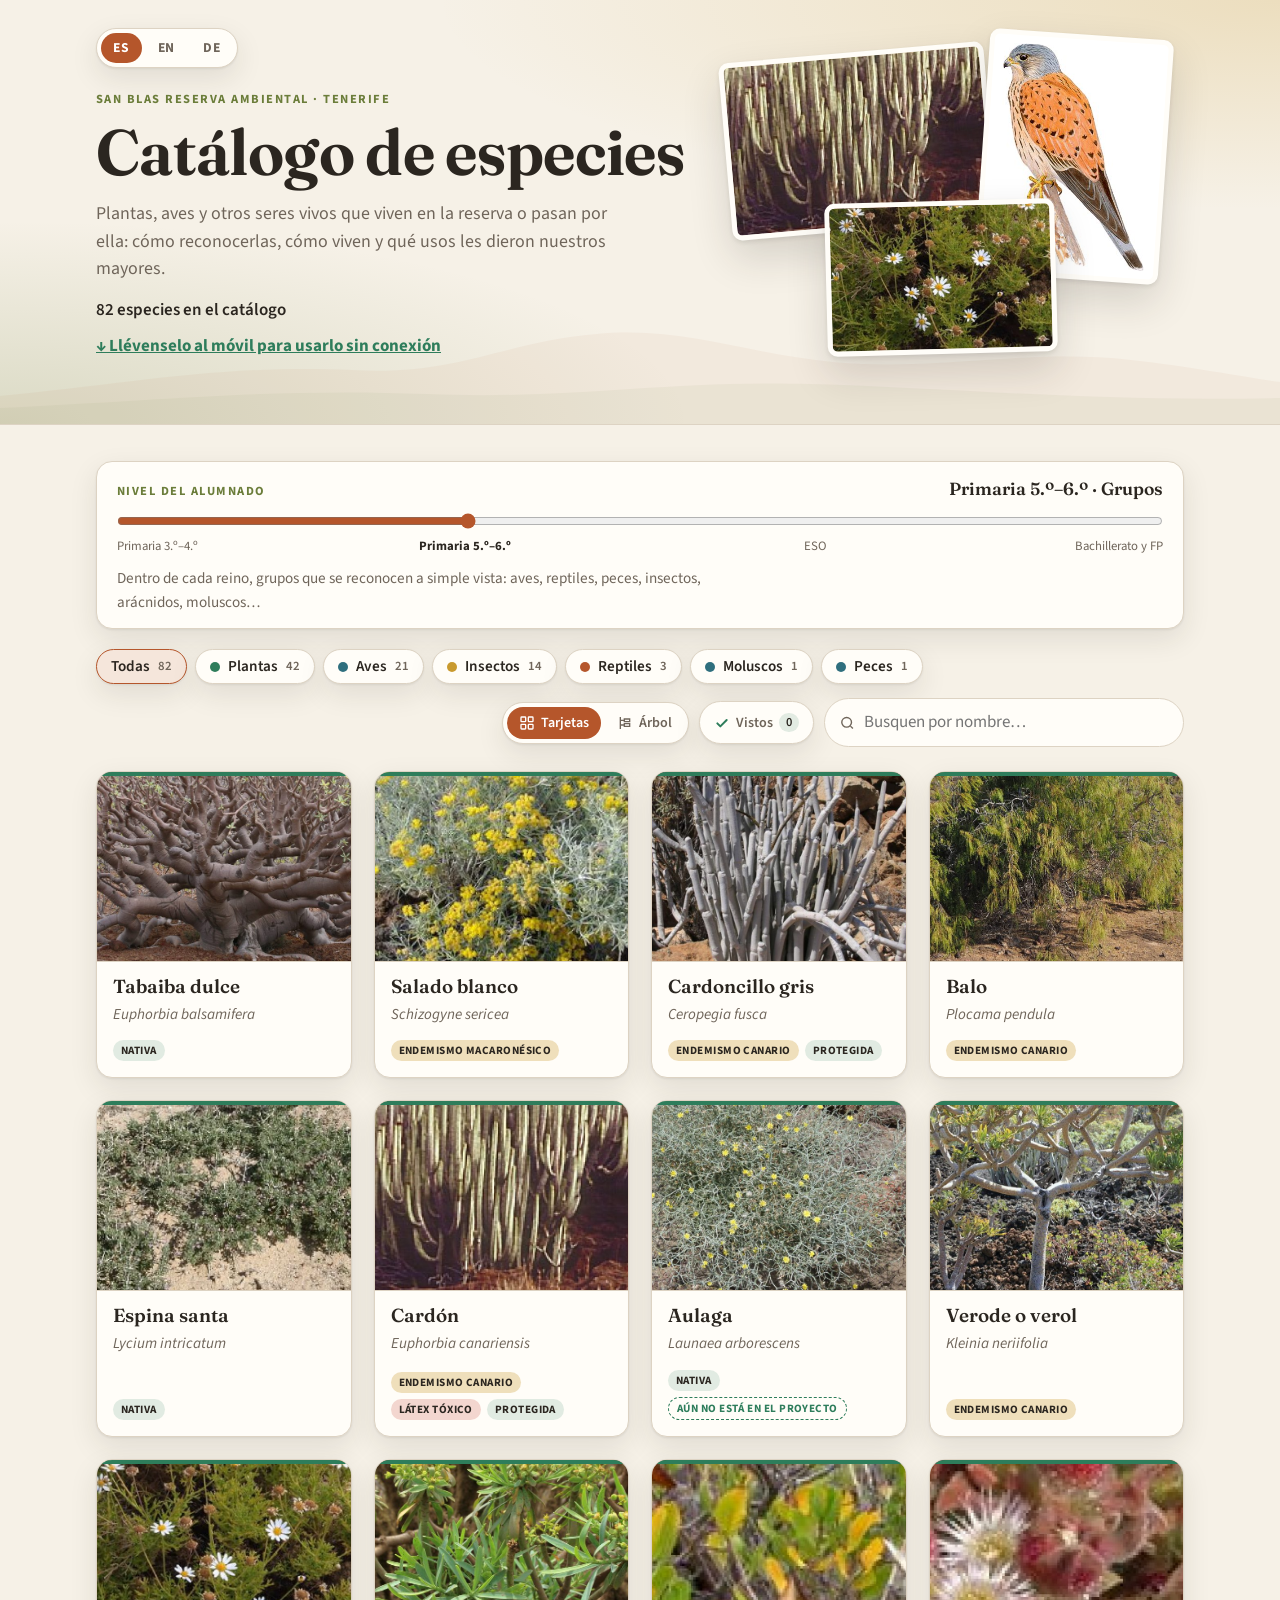
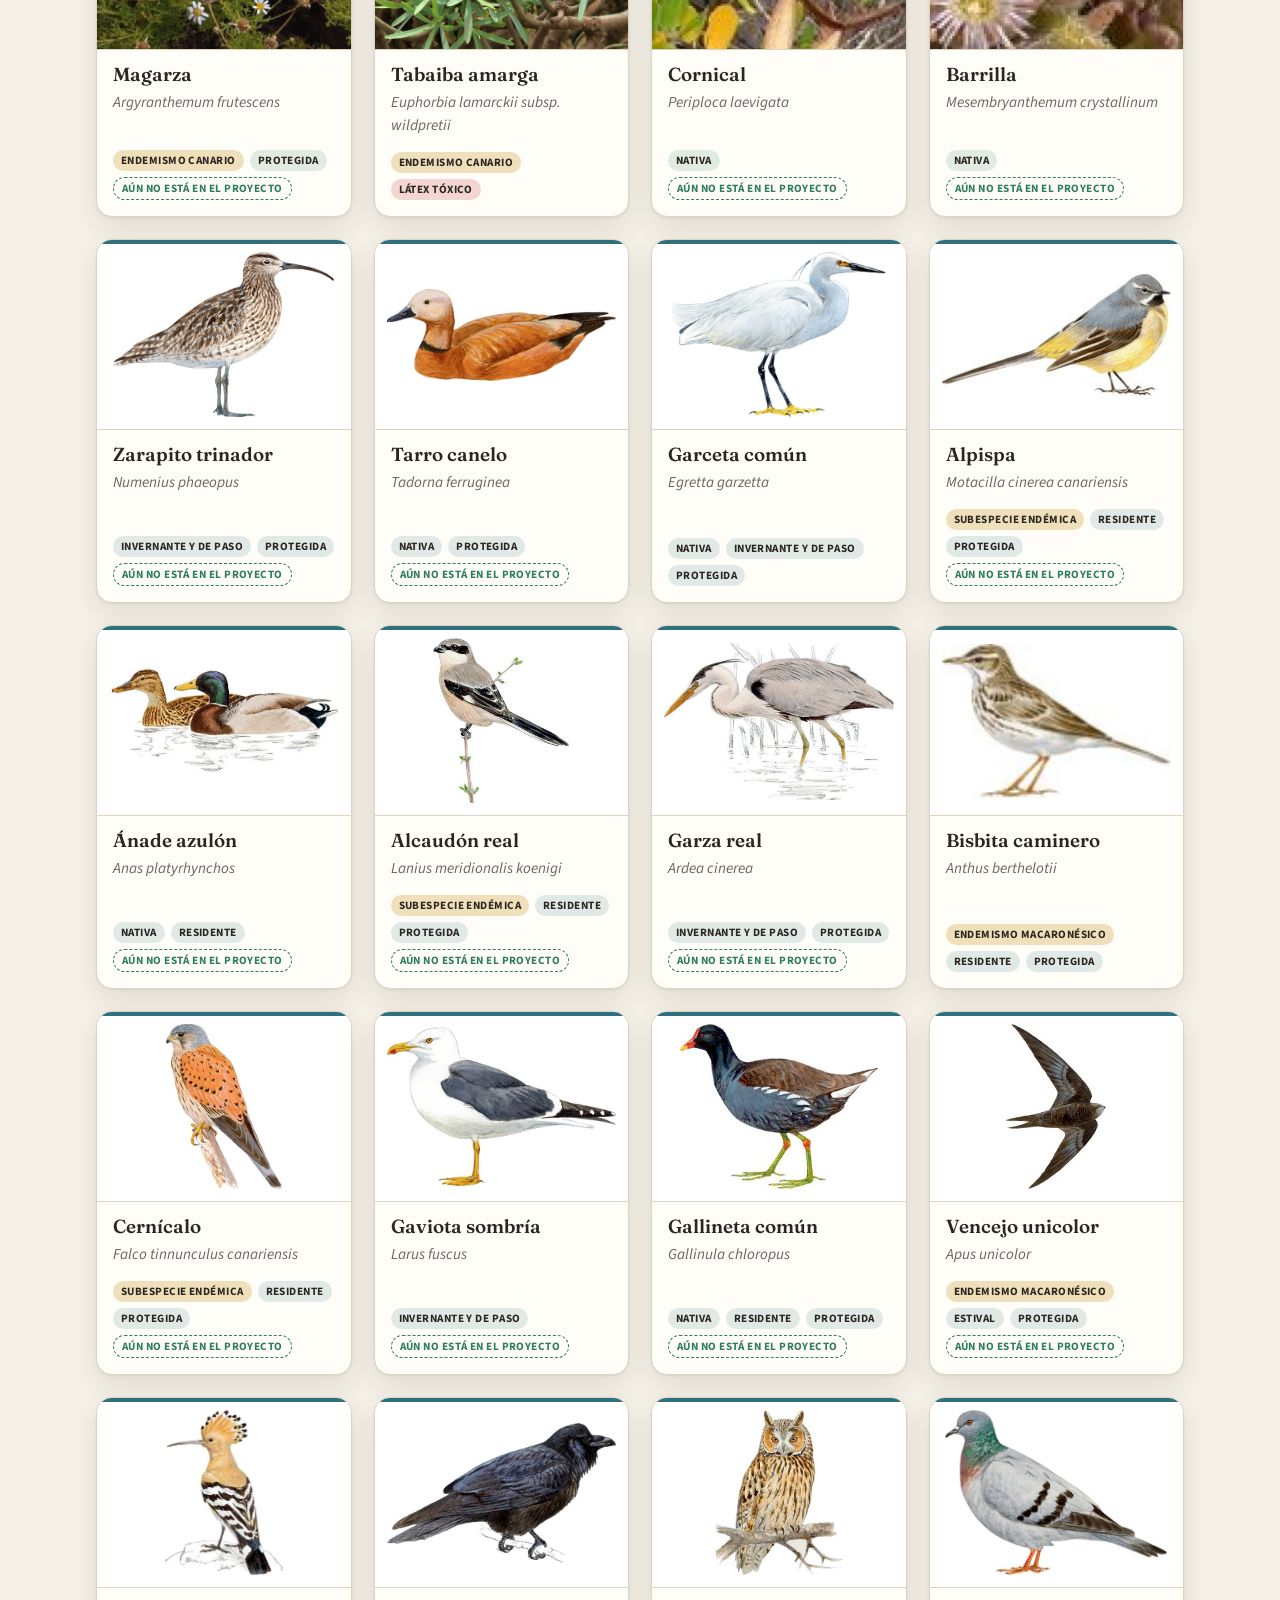
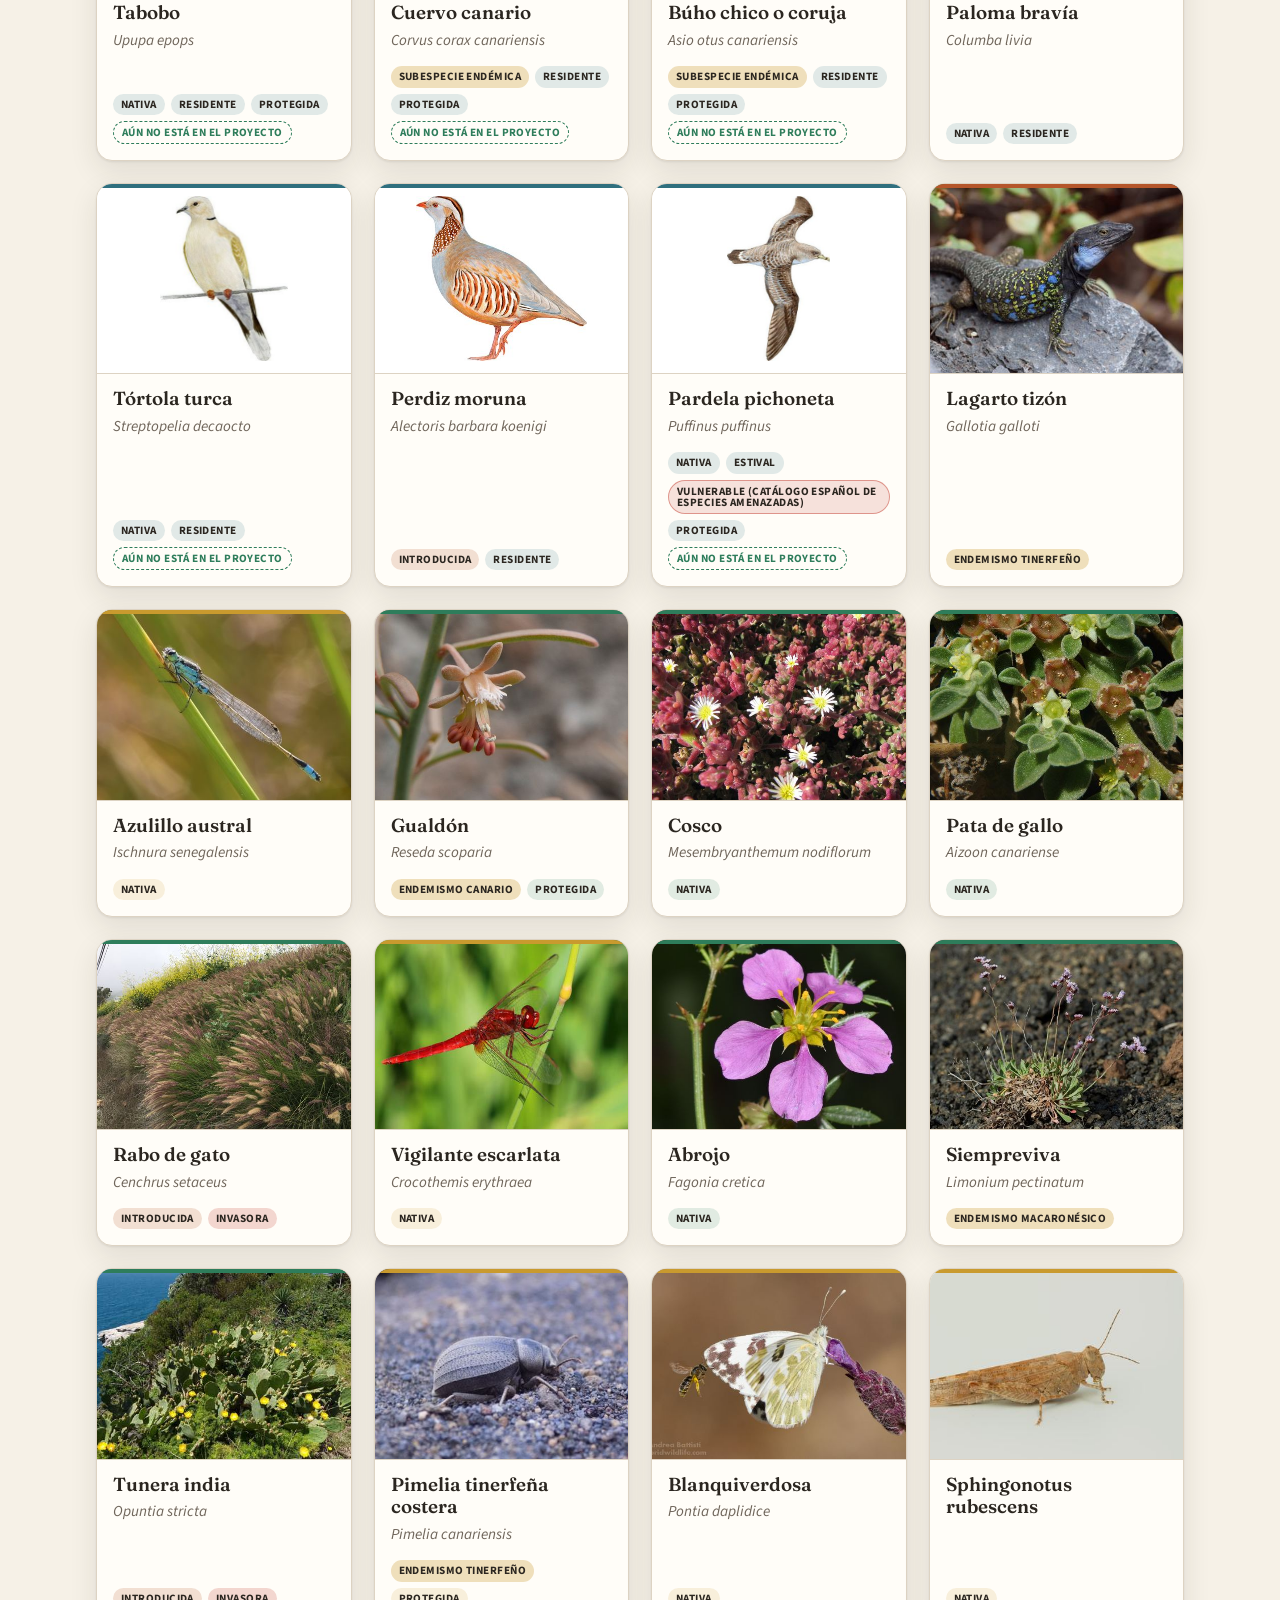
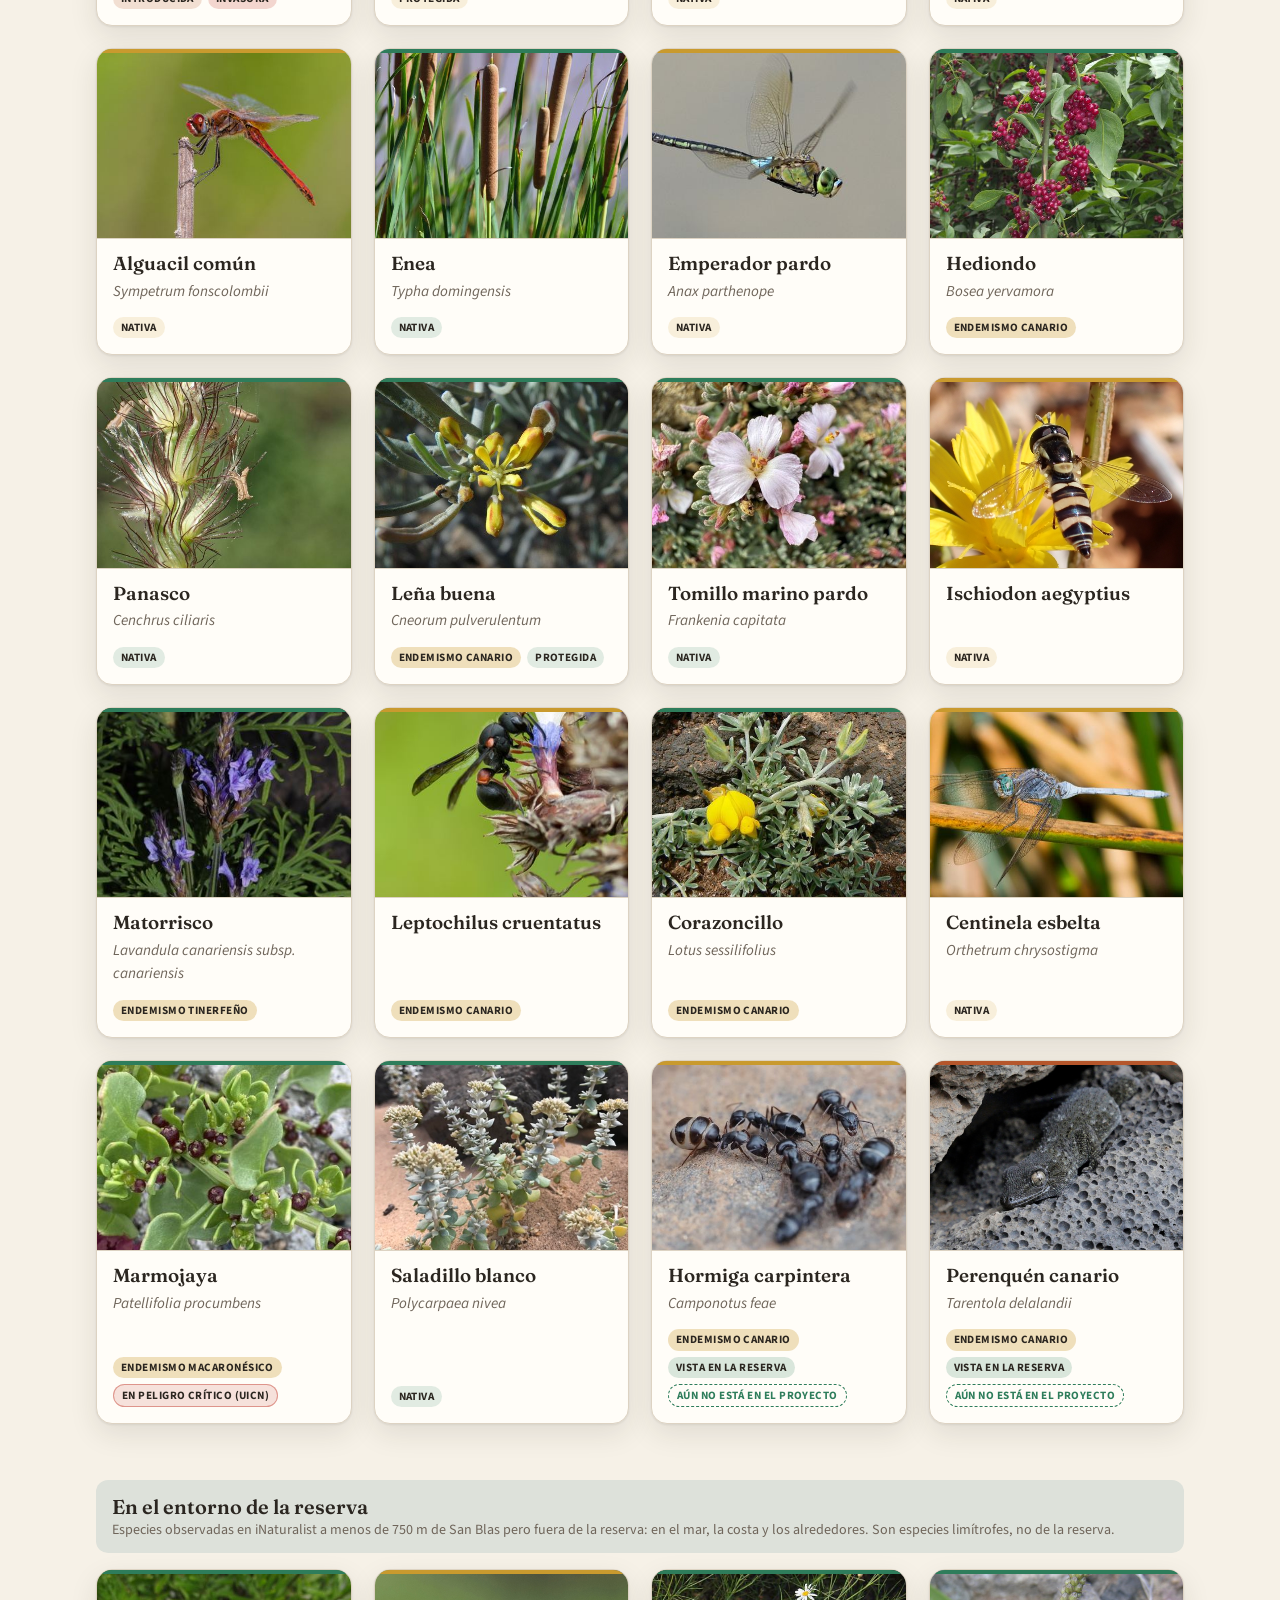
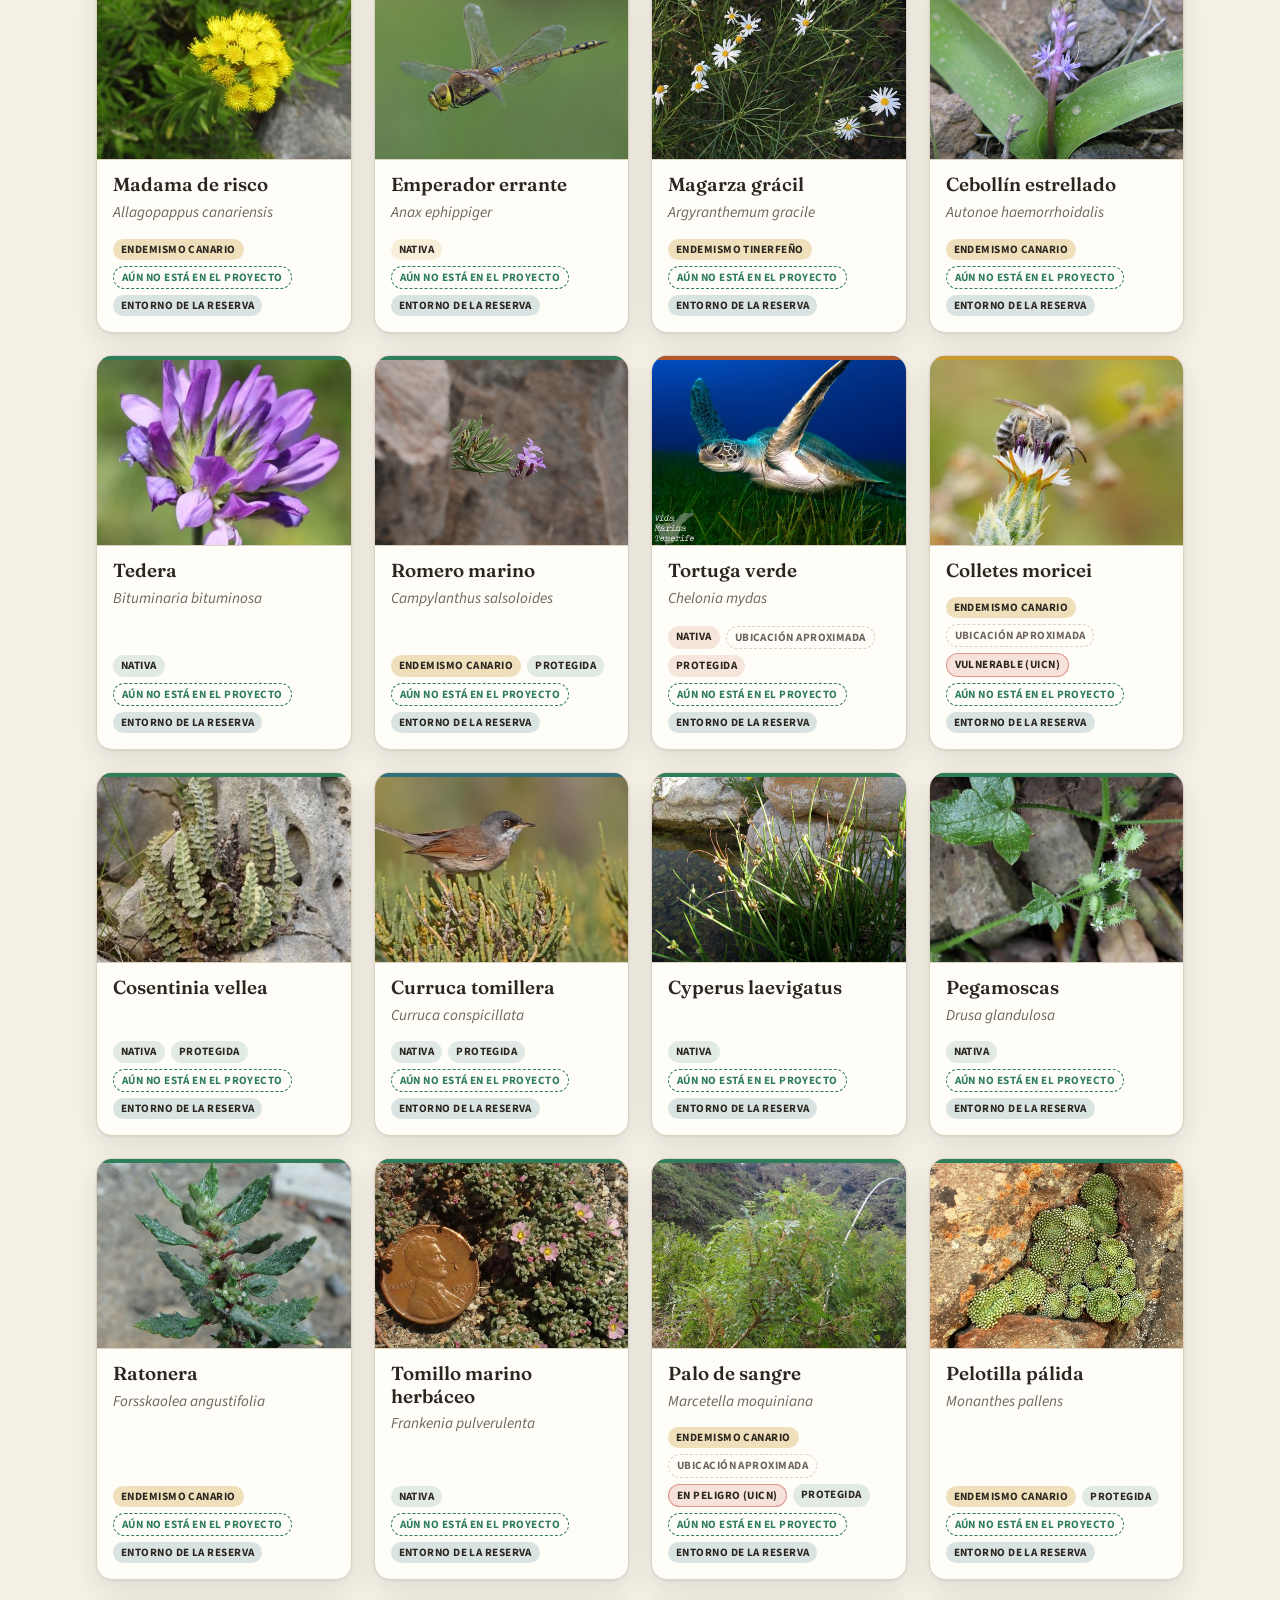
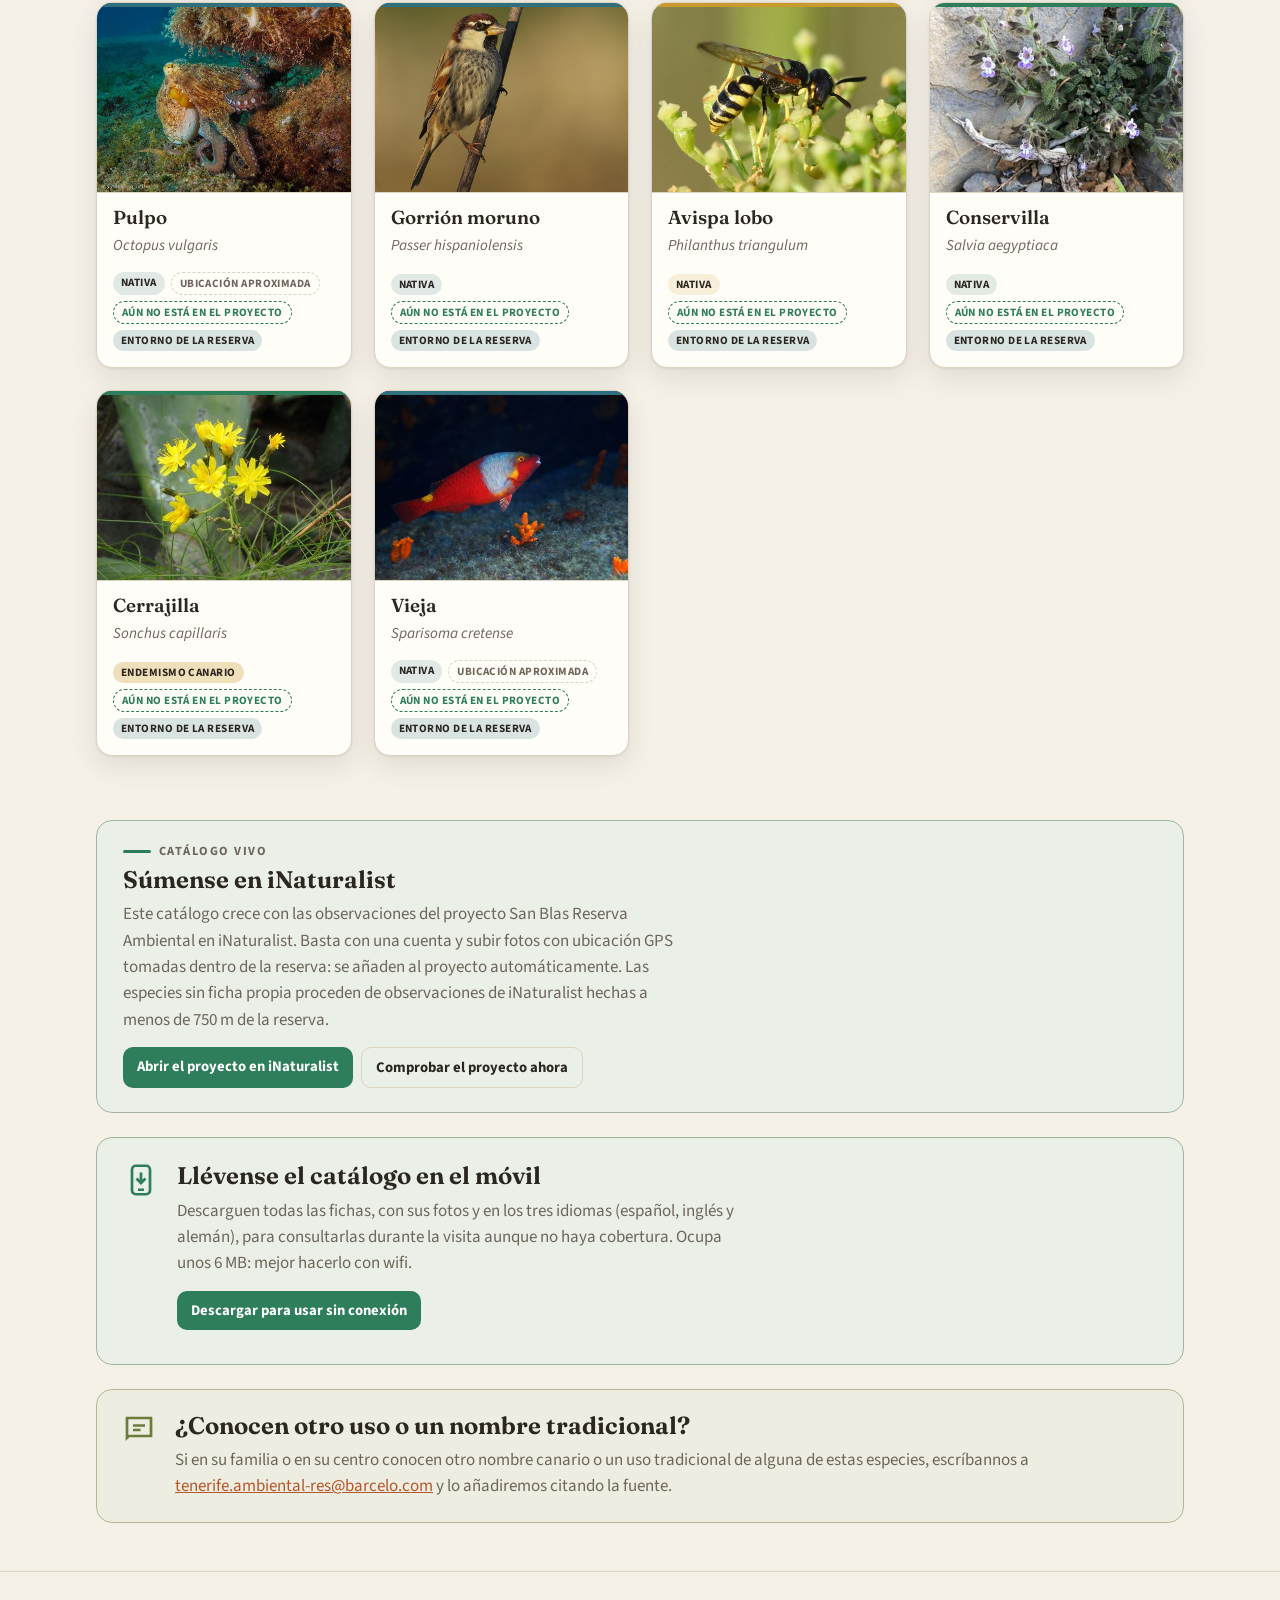
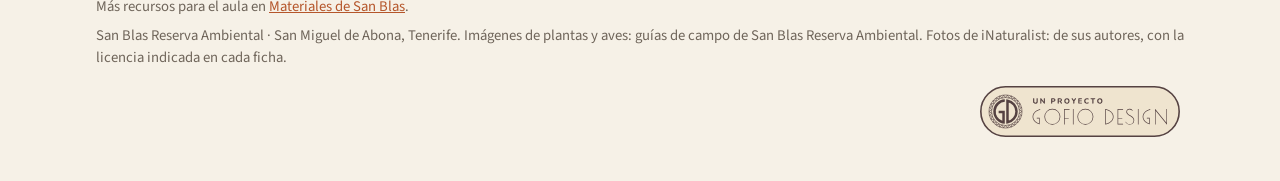
<file: catalogo/index.html>
<!doctype html>
<html lang="es">
<head>
<meta charset="utf-8">
<meta name="viewport" content="width=device-width, initial-scale=1">
<title>Catálogo de especies · San Blas Reserva Ambiental</title>
<meta name="description" content="Catálogo de plantas y aves de San Blas Reserva Ambiental (Tenerife): foto, descripción y usos tradicionales en español, inglés y alemán.">
<link rel="preconnect" href="https://fonts.googleapis.com">
<link rel="preconnect" href="https://fonts.gstatic.com" crossorigin>
<link href="https://fonts.googleapis.com/css2?family=Fraunces:opsz,wght@9..144,500;9..144,650&family=Source+Sans+3:wght@400;600;700&display=swap" rel="stylesheet">
<link rel="stylesheet" href="estilo.css">
<link rel="icon" href="iconos/logo-reserva.png">
<link rel="manifest" href="manifest.webmanifest">
<meta name="theme-color" content="#2e7d5b">
<link rel="apple-touch-icon" href="iconos/apple-touch-icon.png">
</head>
<body>

<header class="cabecera">
  <div class="envoltura">
    <div>
      <nav class="idiomas" aria-label="Idioma / Language / Sprache">
        <button type="button" data-lang="es">ES</button>
        <button type="button" data-lang="en">EN</button>
        <button type="button" data-lang="de">DE</button>
      </nav>
      <p class="antetitulo" data-t="antetitulo"></p>
      <h1 data-t="titulo"></h1>
      <p class="entradilla" data-t="entradilla"></p>
      <p class="recuento" id="recuento"></p>
      <a class="ir-llevar" href="#llevar" id="ir-llevar" data-t="irLlevar" hidden></a>
    </div>
    <div class="collage" aria-hidden="true">
      <img class="c1" src="img/cardon.jpg" alt="">
      <img class="c2" src="img/cernicalo.jpg" alt="">
      <img class="c3" src="img/magarza.jpg" alt="">
    </div>
  </div>
</header>

<main class="envoltura">
  <div class="nivel">
    <div class="nivel-cab">
      <label for="nivel" data-t="nivel"></label>
      <output id="nivel-txt" for="nivel"></output>
    </div>
    <input type="range" id="nivel" min="1" max="4" step="1" value="2" list="nivel-marcas">
    <ol class="nivel-marcas" id="nivel-marcas" aria-hidden="true"><li></li><li></li><li></li><li></li></ol>
    <p class="nivel-ayuda" id="nivel-ayuda"></p>
  </div>

  <div class="herramientas">
    <div class="filtros" role="group" id="filtros"></div>
    <div class="lado">
    <div class="vista" role="group" id="vista">
      <button type="button" data-vista="tarjetas"><svg width="16" height="16" viewBox="0 0 24 24" fill="none" stroke="currentColor" stroke-width="2" aria-hidden="true"><rect x="3" y="3" width="7" height="7" rx="1"/><rect x="14" y="3" width="7" height="7" rx="1"/><rect x="3" y="14" width="7" height="7" rx="1"/><rect x="14" y="14" width="7" height="7" rx="1"/></svg><span data-t="vistaTarjetas"></span></button>
      <button type="button" data-vista="arbol"><svg width="16" height="16" viewBox="0 0 24 24" fill="none" stroke="currentColor" stroke-width="2" aria-hidden="true"><path d="M5 3v18M5 8h6M5 15h6M11 8v-2h8v4h-8zM11 15v-2h8v4h-8z"/></svg><span data-t="vistaArbol"></span></button>
    </div>
    <button type="button" class="solo-vistos" id="solo-vistos" aria-pressed="false"><svg width="16" height="16" viewBox="0 0 24 24" fill="none" stroke="currentColor" stroke-width="3" stroke-linecap="round" stroke-linejoin="round" aria-hidden="true"><path d="m5 12.5 4.5 4.5L19 7.5"/></svg><span data-t="soloVistos"></span><span class="n" id="vistos-n">0</span></button>
    <label class="buscar">
      <span class="vh" data-t="buscar"></span>
      <svg width="18" height="18" viewBox="0 0 24 24" fill="none" stroke="currentColor" stroke-width="2" aria-hidden="true"><circle cx="11" cy="11" r="7"/><path d="m20 20-3.5-3.5"/></svg>
      <input type="search" id="buscar" autocomplete="off">
    </label>
  </div>

  </div>
  <p class="vistos-barra" id="vistos-barra" hidden><span id="vistos-txt"></span> <button type="button" class="enlace" id="borrar-vistos" data-t="borrarVistos"></button></p>
  <div id="rejilla" class="rejilla" aria-live="polite"></div>
  <div id="arbol-cont" hidden>
    <p class="arbol-acciones"><button type="button" id="desplegar" data-t="desplegar"></button> · <button type="button" id="plegar" data-t="plegar"></button></p>
    <ul class="arbol" id="arbol"></ul>
  </div>
  <p id="vacio" class="vacio" hidden data-t="vacio"></p>

  <aside class="inat" id="inat">
    <div>
      <p class="sec-num" style="--c:var(--hoja)" data-t="inatAnte"></p>
      <h2 data-t="inatTitulo"></h2>
      <p data-t="inatTexto"></p>
      <p class="acciones"><a class="boton" style="--c:var(--hoja)" href="https://www.inaturalist.org/projects/san-blas-reserva-ambiental" target="_blank" rel="noopener" data-t="inatBoton"></a> <button type="button" class="boton sec" id="comprobar" data-t="comprobarBoton"></button></p>
      <div class="comprobar-res" id="comprobar-res" aria-live="polite" hidden></div>
    </div>
  </aside>

  <aside class="llevar" id="llevar" hidden>
    <svg width="36" height="36" viewBox="0 0 24 24" fill="none" stroke="currentColor" stroke-width="1.8" aria-hidden="true"><rect x="6" y="2.5" width="12" height="19" rx="2.5"/><path d="M12 7v7M9 11l3 3 3-3M10 18.5h4"/></svg>
    <div>
      <h2 data-t="llevarTitulo"></h2>
      <p id="llevar-texto"></p>
      <p class="acciones"><button type="button" class="boton" style="--c:var(--hoja)" id="descargar" data-t="descargarBoton"></button> <button type="button" class="boton sec" id="instalar" data-t="instalarBoton" hidden></button></p>
      <progress id="llevar-barra" max="1" value="0" hidden></progress>
      <p class="llevar-estado" id="llevar-estado" aria-live="polite"></p>
      <p class="llevar-ios" id="llevar-ios" data-t="llevarIos" hidden></p>
      <p><button type="button" class="enlace" id="quitar" data-t="quitarBoton" hidden></button></p>
    </div>
  </aside>

  <aside class="invita">
    <svg width="36" height="36" viewBox="0 0 24 24" fill="none" stroke="currentColor" stroke-width="1.8" aria-hidden="true"><path d="M4 4h16v12H5.2L4 17.2z"/><path d="M8 9h8M8 12h5"/></svg>
    <div>
      <h2 data-t="invitaTitulo"></h2>
      <p data-t="invitaTexto" data-html></p>
    </div>
  </aside>
</main>

<footer class="pie">
  <div class="envoltura">
    <p data-t="pie1" data-html></p>
    <p data-t="pie2"></p>
    <p class="firma"><a href="https://gofiodesign.eu/" rel="noopener"><picture><source srcset="iconos/un-proyecto-gofio-design-oscuro.svg" media="(prefers-color-scheme: dark)"><img src="iconos/un-proyecto-gofio-design-claro.svg" alt="Un proyecto Gofio Design" width="200" height="51" loading="lazy"></picture></a></p>
  </div>
</footer>

<div class="aviso-version" id="aviso-version" role="status" hidden>
  <span data-t="nuevaVersion"></span>
  <button type="button" class="boton" style="--c:var(--hoja)" id="actualizar" data-t="actualizar"></button>
</div>

<dialog id="ficha" class="ficha" aria-labelledby="ficha-nombre">
  <form method="dialog"><button class="cerrar" aria-label="×" data-t-aria="cerrar">×</button></form>
  <div class="ficha-foto"><img id="ficha-img" alt=""></div>
  <div class="ficha-cuerpo">
    <p class="ficha-grupo" id="ficha-grupo"></p>
    <h2 id="ficha-nombre"></h2>
    <p class="cientifico" id="ficha-cientifico"></p>
    <p class="ficha-visto"><button type="button" class="boton-visto" id="ficha-visto" aria-pressed="false"></button></p>
    <p class="otros-nombres" id="ficha-otros"></p>
    <div class="meta" id="ficha-estatus"></div>
    <p class="islas" id="ficha-islas" hidden></p>
    <p class="nota-dist" id="ficha-nota" hidden></p>
    <p class="taxonomia" id="ficha-taxonomia"></p>
    <h3 data-t="descripcion"></h3>
    <p id="ficha-desc"></p>
    <h3 data-t="usos"></h3>
    <p id="ficha-usos"></p>
    <p class="credito" id="ficha-credito"></p>
    <p class="acciones" id="ficha-enlaces"></p>
  </div>
</dialog>

<script src="datos.js"></script>
<script src="datos-inat.js"></script>
<script src="taxonomia.js"></script>
<script src="offline.js"></script>
<script src="catalogo.js"></script>
</body>
</html>
</file>
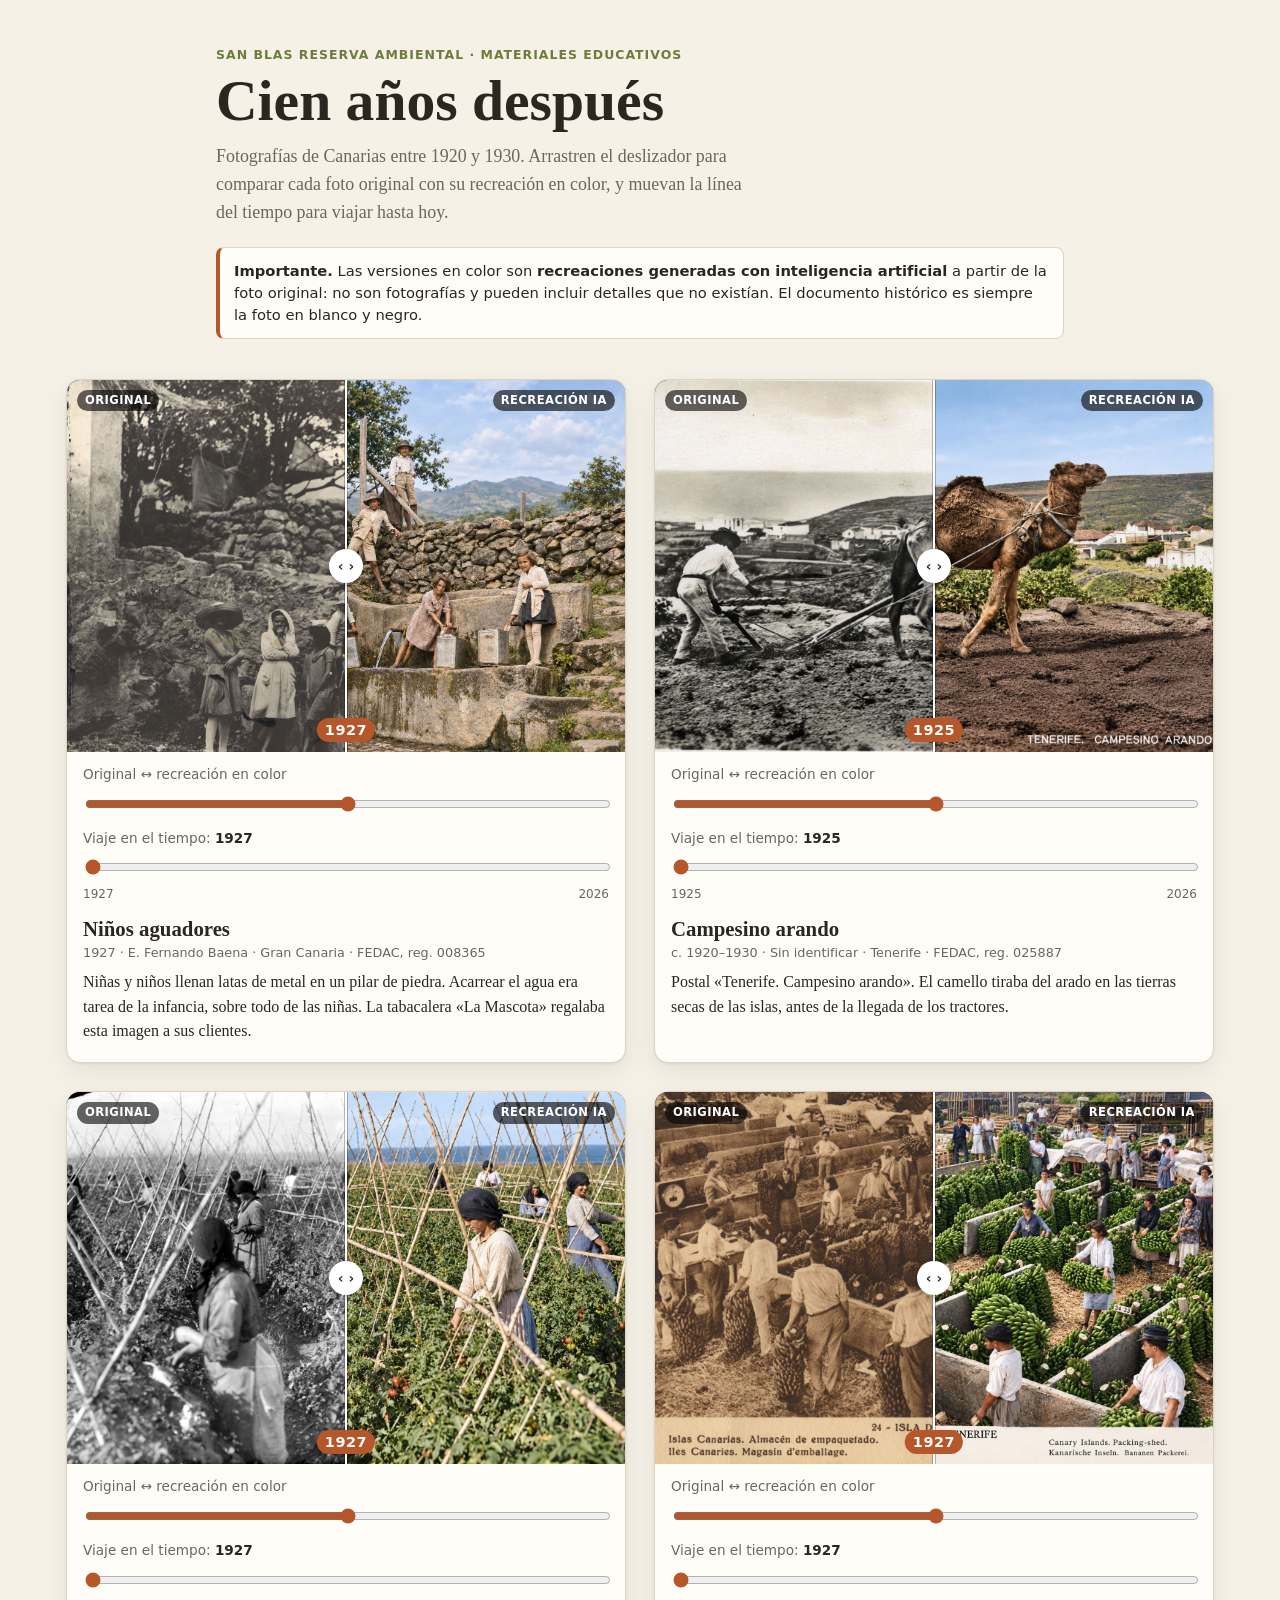
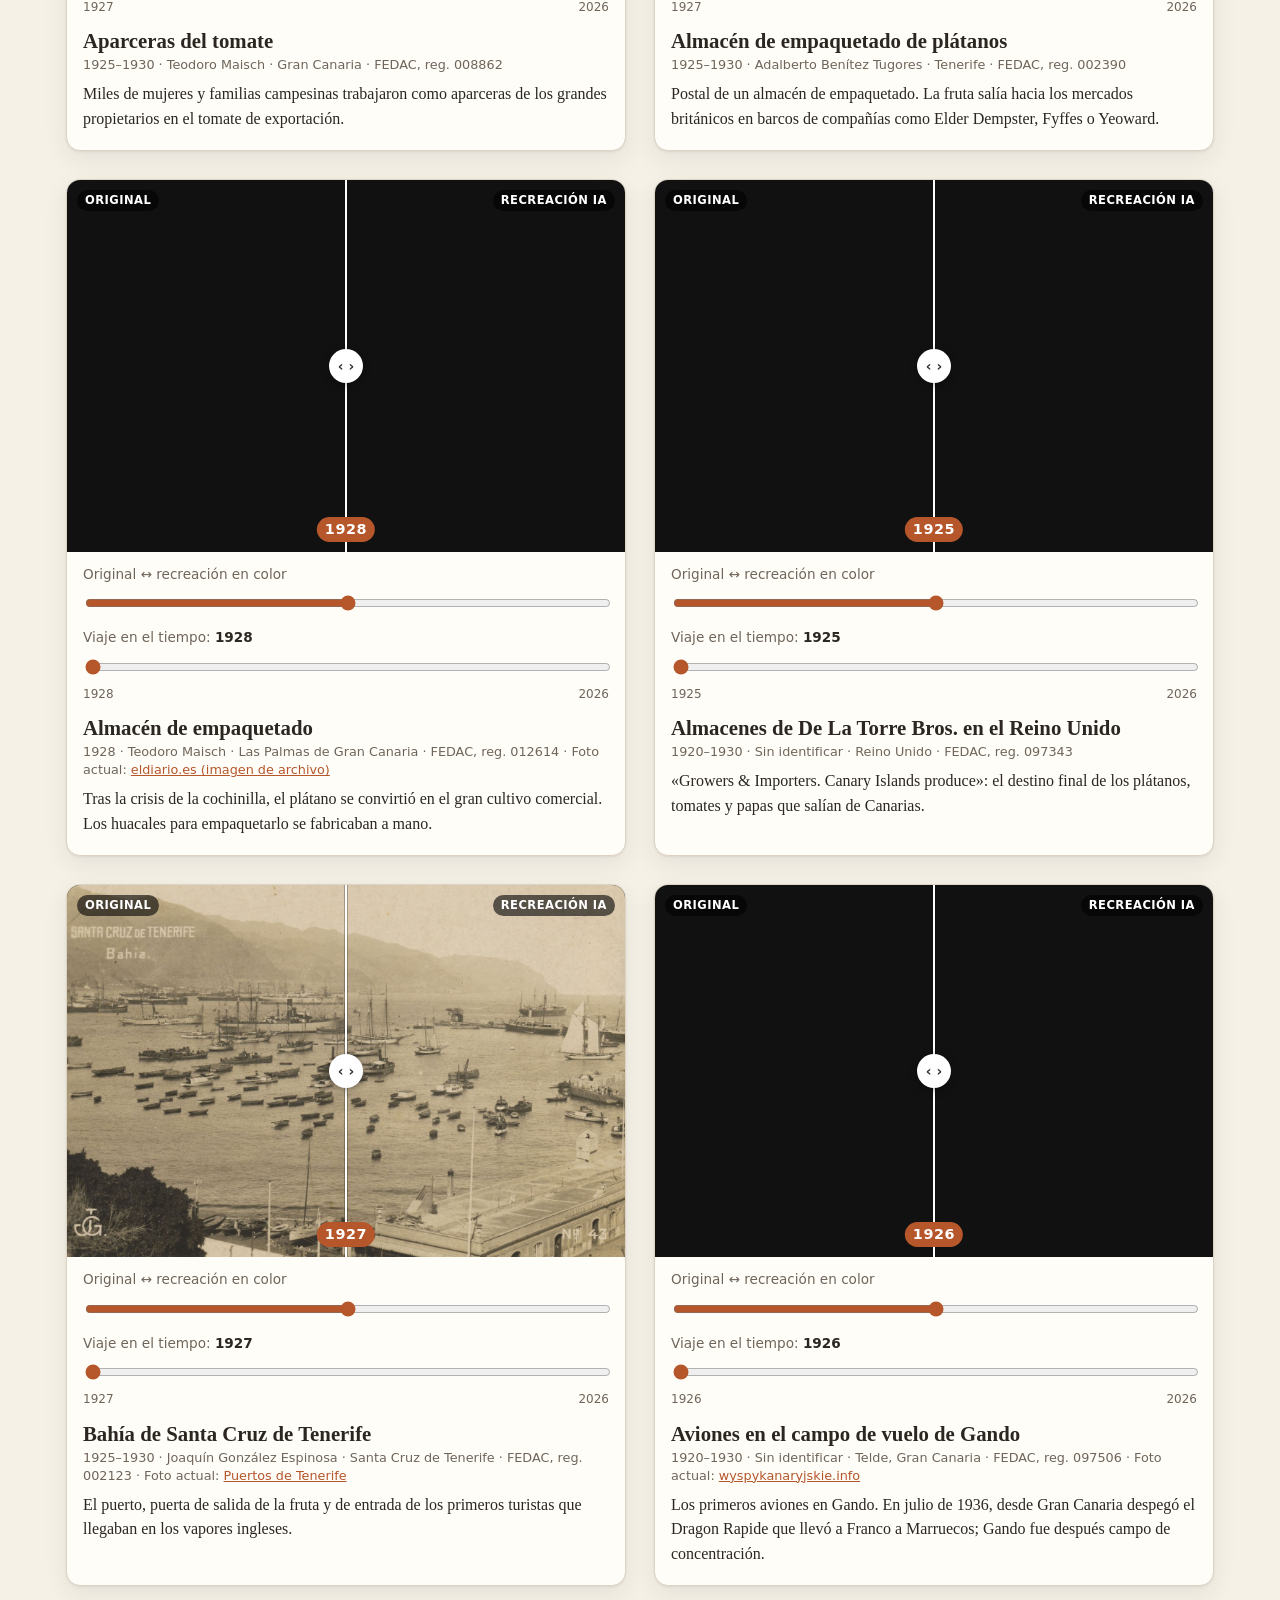
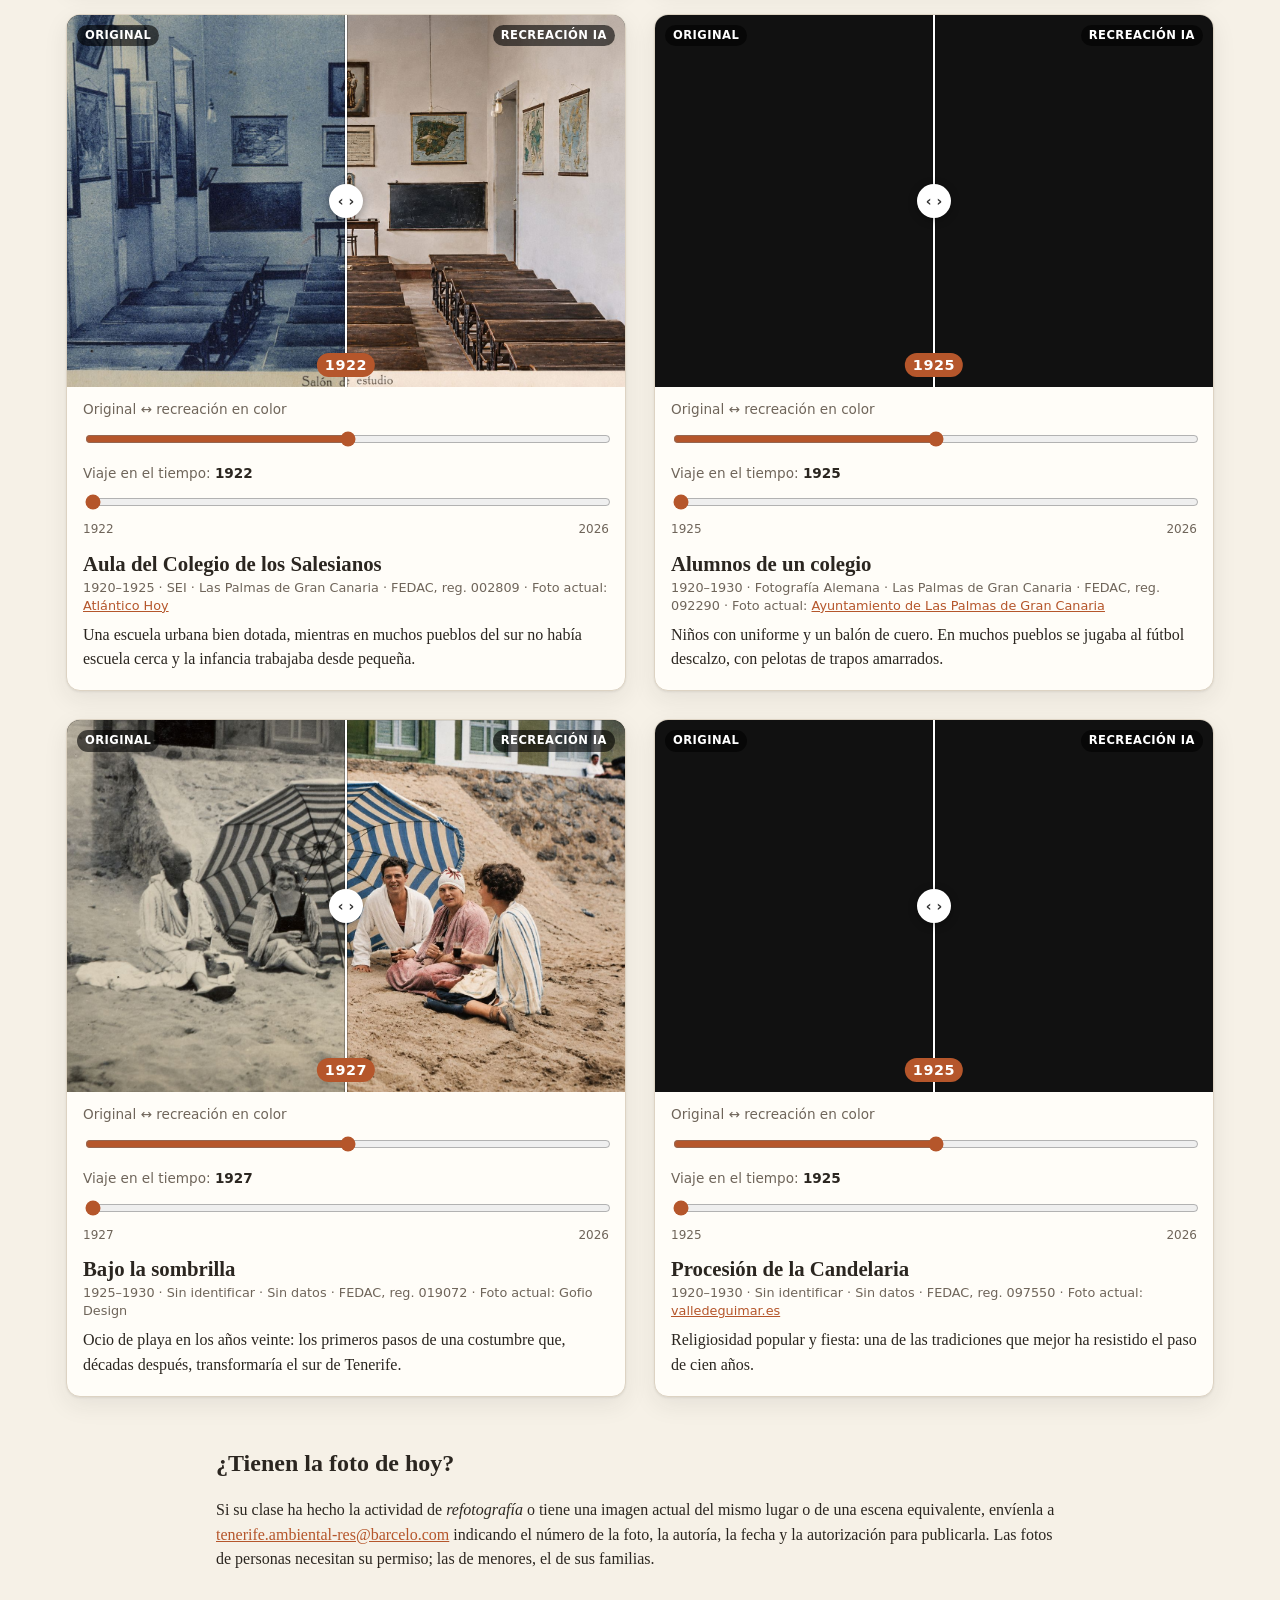
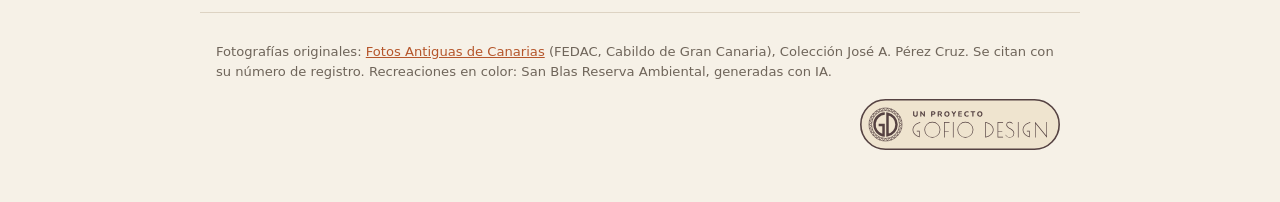
<file: cien-anos/index.html>
<!doctype html>
<html lang="es">
<head>
<meta charset="utf-8">
<meta name="viewport" content="width=device-width, initial-scale=1">
<title>Cien años después · San Blas Reserva Ambiental</title>
<meta name="description" content="Galería de fotografías de Canarias de 1920–1930 para comparar con el presente. San Blas Reserva Ambiental.">
<link rel="icon" href="../marca/logo-reserva.png">
<link rel="stylesheet" href="estilo.css">
</head>
<body>
<header class="cabecera">
  <p class="antetitulo">San Blas Reserva Ambiental · Materiales educativos</p>
  <h1>Cien años después</h1>
  <p class="entradilla">Fotografías de Canarias entre 1920 y 1930. Arrastren el deslizador para comparar cada foto original con su recreación en color, y muevan la línea del tiempo para viajar hasta hoy.</p>
  <div class="aviso" role="note">
    <strong>Importante.</strong> Las versiones en color son <strong>recreaciones generadas con inteligencia artificial</strong> a partir de la foto original: no son fotografías y pueden incluir detalles que no existían. El documento histórico es siempre la foto en blanco y negro.
  </div>
</header>

<main id="galeria" class="galeria" aria-live="polite"></main>

<section class="participa">
  <h2>¿Tienen la foto de hoy?</h2>
  <p>Si su clase ha hecho la actividad de <em>refotografía</em> o tiene una imagen actual del mismo lugar o de una escena equivalente, envíenla a <a href="mailto:tenerife.ambiental-res@barcelo.com?subject=Cien%20a%C3%B1os%20despu%C3%A9s%20%C2%B7%20foto%20de%20hoy">tenerife.ambiental-res@barcelo.com</a> indicando el número de la foto, la autoría, la fecha y la autorización para publicarla. Las fotos de personas necesitan su permiso; las de menores, el de sus familias.</p>
</section>

<footer class="pie">
  <p>Fotografías originales: <a href="https://www.fotosantiguascanarias.org" rel="noopener">Fotos Antiguas de Canarias</a> (FEDAC, Cabildo de Gran Canaria), Colección José A. Pérez Cruz. Se citan con su número de registro. Recreaciones en color: San Blas Reserva Ambiental, generadas con IA.</p>
  <p class="firma"><a href="https://gofiodesign.eu/" rel="noopener"><picture><source srcset="../marca/sello/un-proyecto-gofio-design-oscuro.svg" media="(prefers-color-scheme: dark)"><img src="../marca/sello/un-proyecto-gofio-design-claro.svg" alt="Un proyecto Gofio Design" width="200" height="51" loading="lazy"></picture></a></p>
</footer>

<template id="plantilla">
  <article class="tarjeta">
    <div class="escena" data-escena>
      <img class="capa capa-original" alt="" loading="lazy" decoding="async">
      <div class="capa capa-color-wrap"><img class="capa-color" alt="" loading="lazy" decoding="async"></div>
      <img class="capa capa-hoy" alt="" loading="lazy" decoding="async" hidden>
      <div class="capa capa-pendiente" hidden>
        <p><strong>2026</strong><br>Foto de hoy pendiente</p>
        <p class="pequeno">¿Nos ayudan a conseguirla?</p>
      </div>
      <div class="cortina" aria-hidden="true"><span class="asa"></span></div>
      <span class="etiqueta etiqueta-izq">Original</span>
      <span class="etiqueta etiqueta-der">Recreación IA</span>
      <span class="etiqueta etiqueta-anio" aria-hidden="true"></span>
    </div>
    <div class="controles">
      <label class="control">
        <span class="control-nombre">Original ↔ recreación en color</span>
        <input type="range" min="0" max="100" value="50" class="r-cortina">
      </label>
      <label class="control">
        <span class="control-nombre">Viaje en el tiempo: <output class="o-anio"></output></span>
        <input type="range" min="0" max="100" value="0" class="r-tiempo">
        <span class="marcas" aria-hidden="true"><span class="m-ini"></span><span>2026</span></span>
      </label>
    </div>
    <div class="texto">
      <h2 class="t-titulo"></h2>
      <p class="t-meta"></p>
      <p class="t-texto"></p>
    </div>
  </article>
</template>

<script src="datos.js"></script>
<script src="galeria.js"></script>
</body>
</html>
</file>
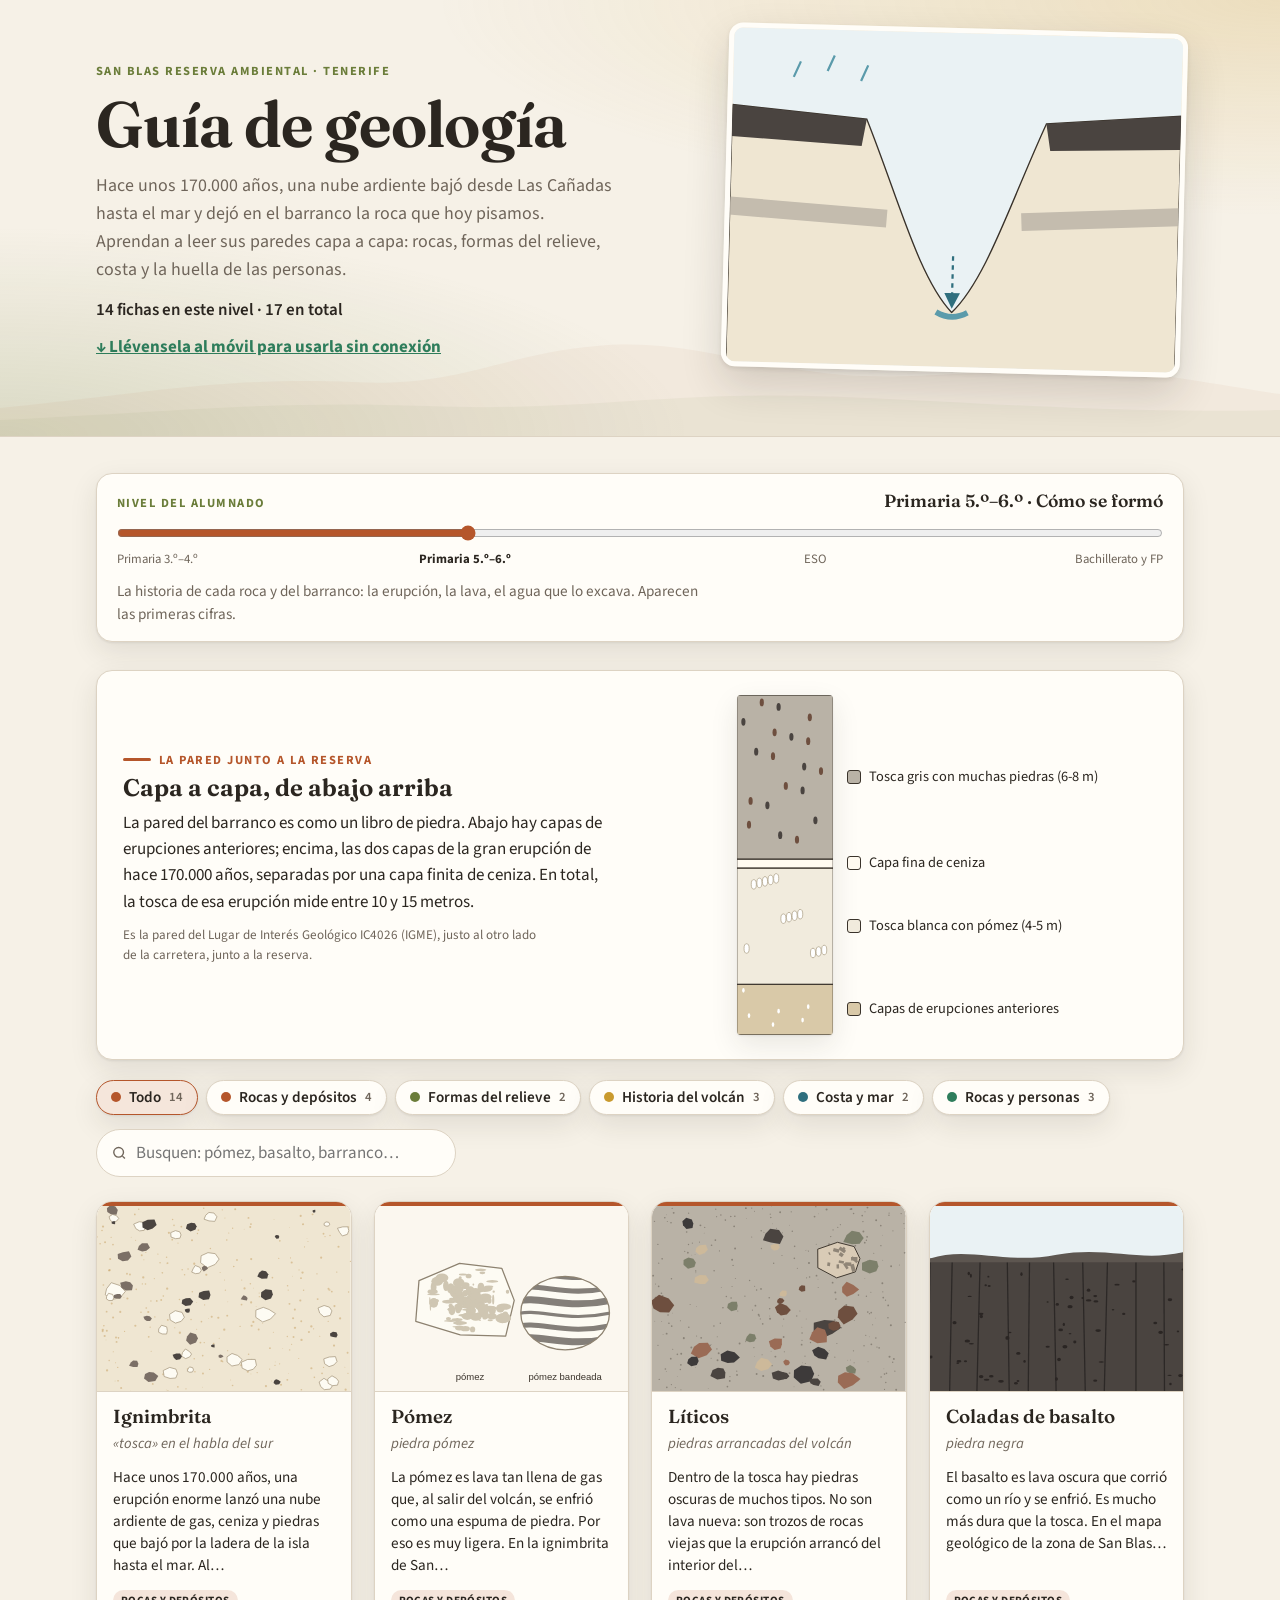
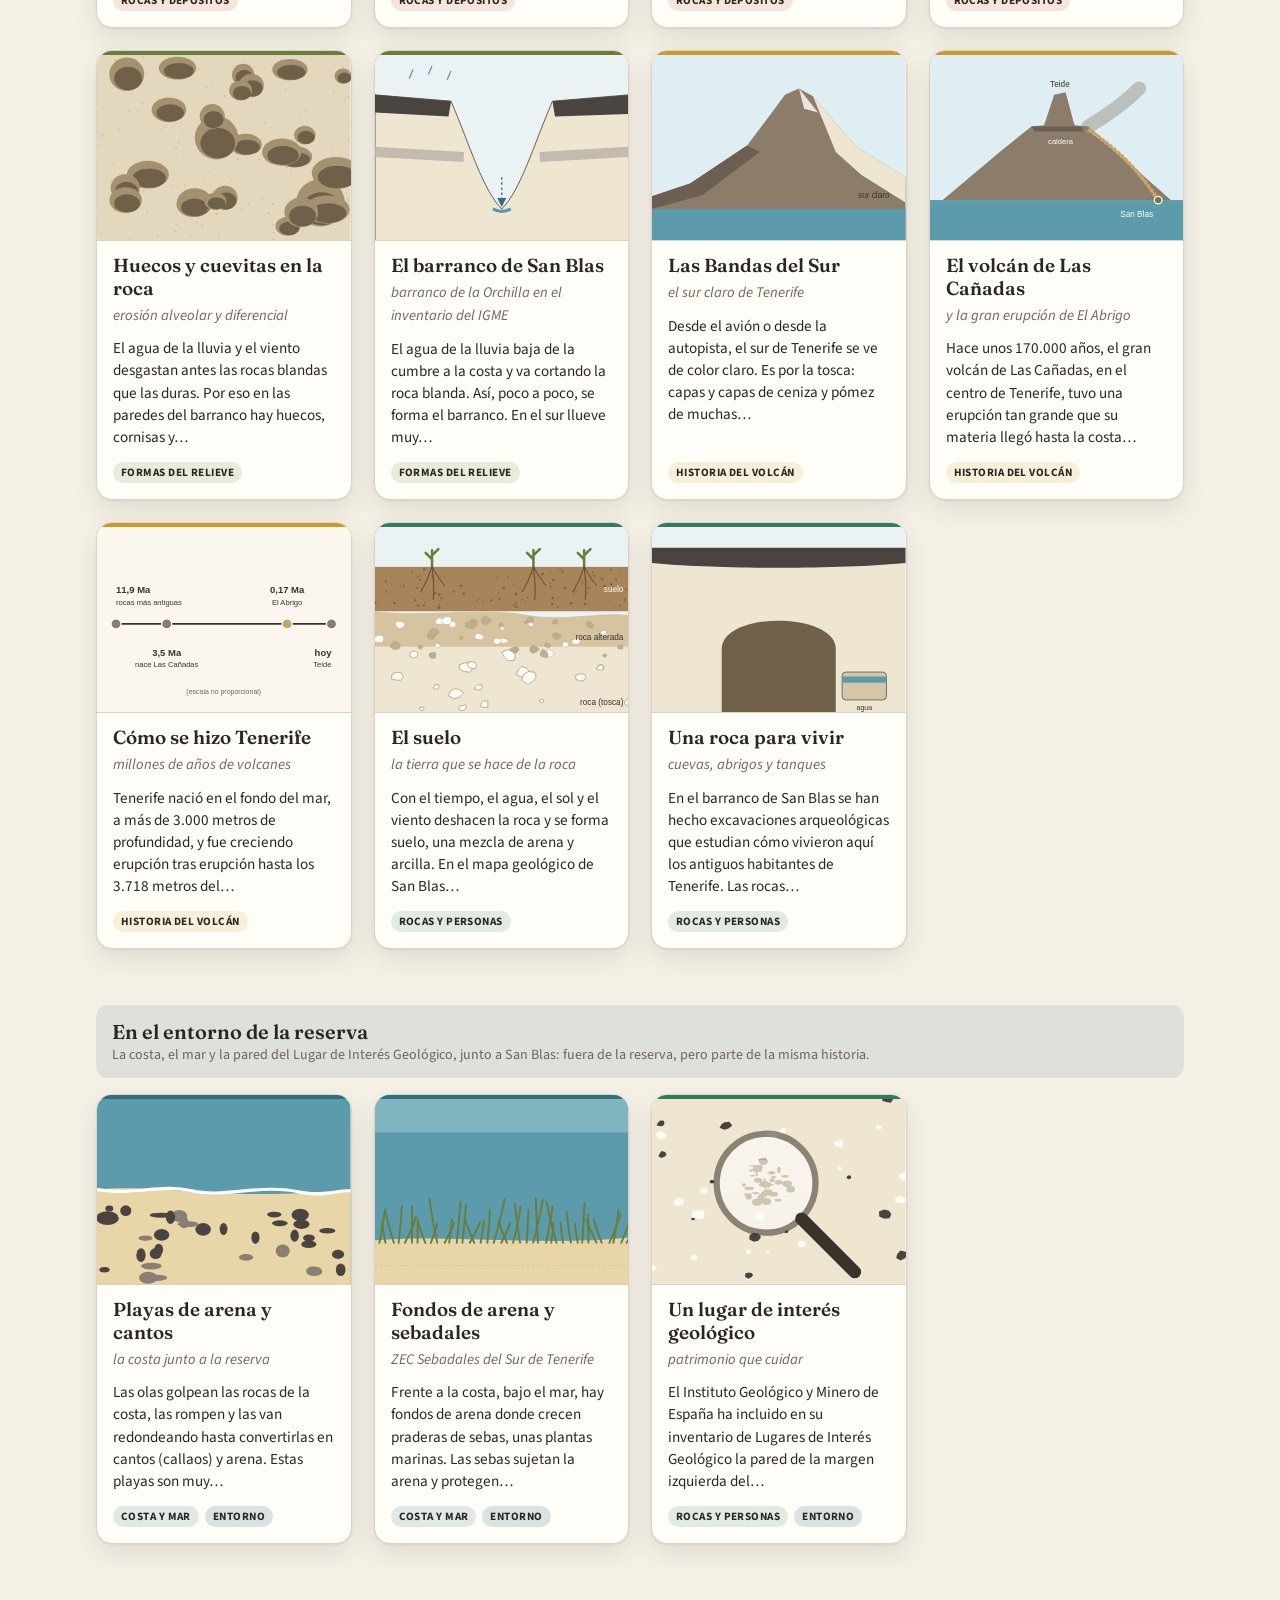
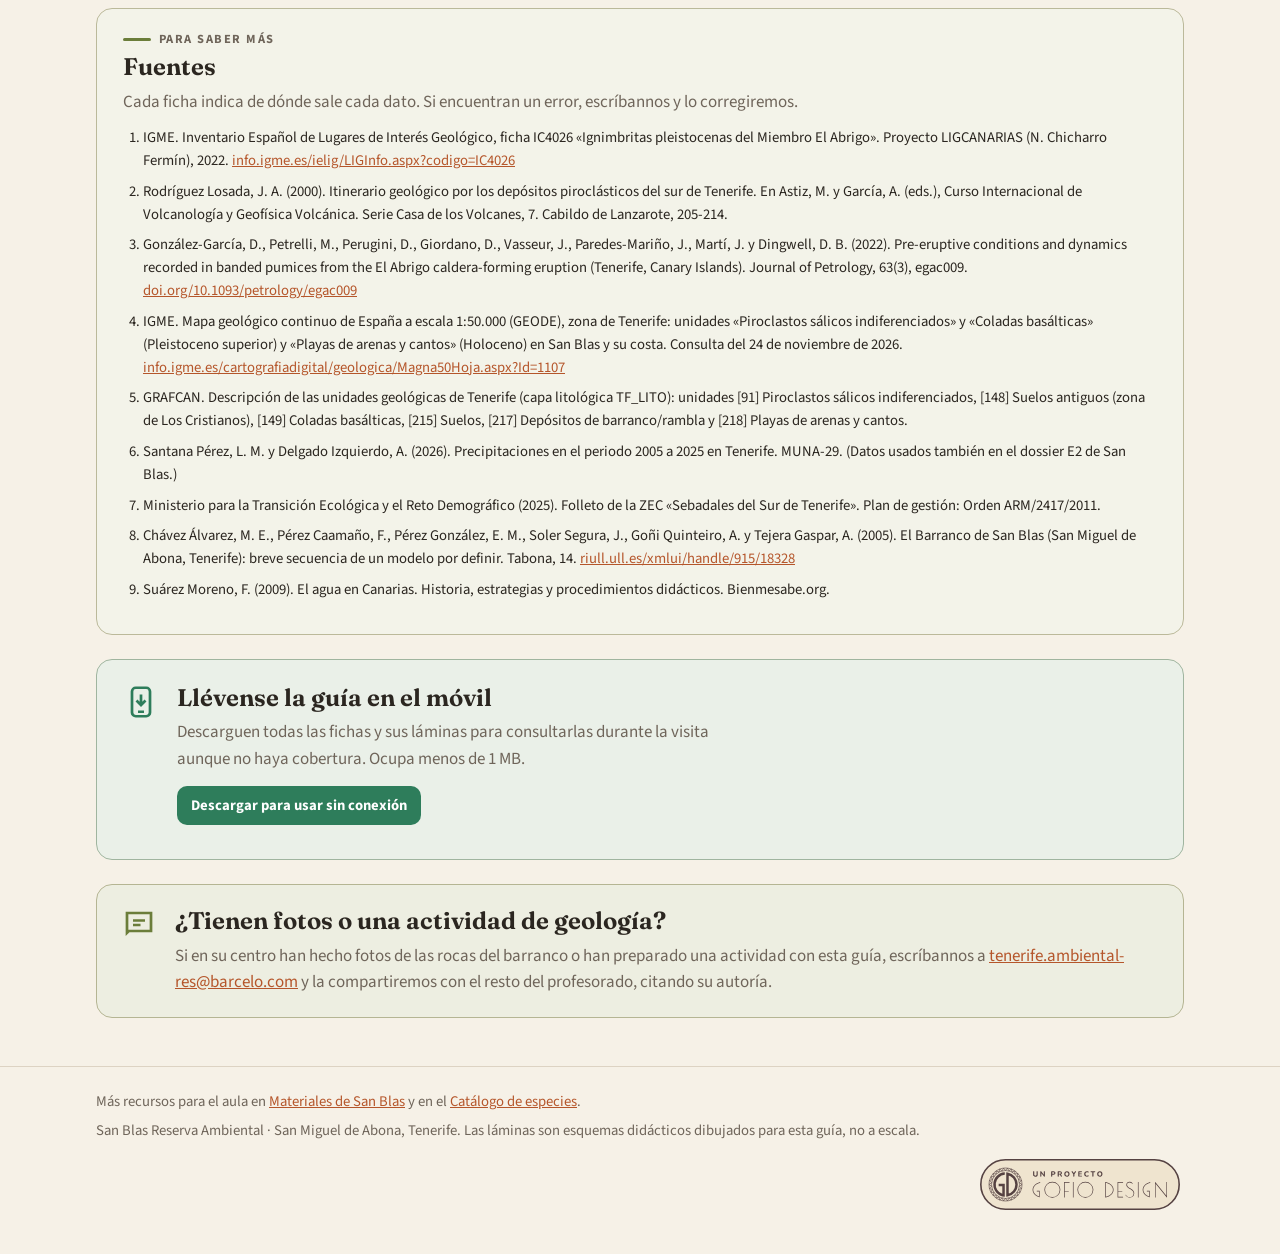
<file: geologia/index.html>
<!doctype html>
<html lang="es">
<head>
<meta charset="utf-8">
<meta name="viewport" content="width=device-width, initial-scale=1">
<title>Guía de geología · San Blas Reserva Ambiental</title>
<meta name="description" content="Guía de geología de San Blas Reserva Ambiental (Tenerife): la ignimbrita de El Abrigo, la pómez, el basalto, el barranco y la costa, explicados para cada nivel del alumnado y con sus fuentes.">
<link rel="preconnect" href="https://fonts.googleapis.com">
<link rel="preconnect" href="https://fonts.gstatic.com" crossorigin>
<link href="https://fonts.googleapis.com/css2?family=Fraunces:opsz,wght@9..144,500;9..144,650&family=Source+Sans+3:wght@400;600;700&display=swap" rel="stylesheet">
<link rel="stylesheet" href="estilo.css">
<link rel="icon" href="iconos/logo-reserva.png">
<link rel="manifest" href="manifest.webmanifest">
<meta name="theme-color" content="#b5562b">
<link rel="apple-touch-icon" href="iconos/apple-touch-icon.png">
</head>
<body>

<header class="cabecera">
  <div class="envoltura">
    <div>
      <p class="antetitulo">San Blas Reserva Ambiental · Tenerife</p>
      <h1>Guía de geología</h1>
      <p class="entradilla">Hace unos 170.000 años, una nube ardiente bajó desde Las Cañadas hasta el mar y dejó en el barranco la roca que hoy pisamos. Aprendan a leer sus paredes capa a capa: rocas, formas del relieve, costa y la huella de las personas.</p>
      <p class="recuento" id="recuento"></p>
      <a class="ir-llevar" href="#llevar" id="ir-llevar" hidden>↓ Llévensela al móvil para usarla sin conexión</a>
    </div>
    <div class="portada-dibujo" id="portada-dibujo" aria-hidden="true"></div>
  </div>
</header>

<main class="envoltura">
  <div class="nivel">
    <div class="nivel-cab">
      <label for="nivel">Nivel del alumnado</label>
      <output id="nivel-txt" for="nivel"></output>
    </div>
    <input type="range" id="nivel" min="1" max="4" step="1" value="2">
    <ol class="nivel-marcas" id="nivel-marcas" aria-hidden="true"><li></li><li></li><li></li><li></li></ol>
    <p class="nivel-ayuda" id="nivel-ayuda"></p>
  </div>

  <section class="columna-sec" aria-labelledby="columna-tit">
    <div class="columna-texto">
      <p class="sec-num" style="--c:var(--acento)">La pared junto a la reserva</p>
      <h2 id="columna-tit">Capa a capa, de abajo arriba</h2>
      <p id="columna-intro"></p>
      <p class="fuente-mini">Es la pared del Lugar de Interés Geológico IC4026 (IGME), justo al otro lado de la carretera, junto a la reserva.</p>
    </div>
    <figure class="columna" id="columna"></figure>
  </section>

  <div class="herramientas">
    <div class="filtros" role="group" aria-label="Temas" id="filtros"></div>
    <label class="buscar">
      <span class="vh">Buscar en la guía</span>
      <svg width="18" height="18" viewBox="0 0 24 24" fill="none" stroke="currentColor" stroke-width="2" aria-hidden="true"><circle cx="11" cy="11" r="7"/><path d="m20 20-3.5-3.5"/></svg>
      <input type="search" id="buscar" autocomplete="off" placeholder="Busquen: pómez, basalto, barranco…">
    </label>
  </div>

  <div id="rejilla" class="rejilla" aria-live="polite"></div>
  <p id="vacio" class="vacio" hidden>No encontramos nada con ese nombre en este nivel.</p>

  <section class="fuentes" id="fuentes" aria-labelledby="fuentes-tit">
    <p class="sec-num" style="--c:var(--acento-2)">Para saber más</p>
    <h2 id="fuentes-tit">Fuentes</h2>
    <p>Cada ficha indica de dónde sale cada dato. Si encuentran un error, escríbannos y lo corregiremos.</p>
    <ol id="lista-fuentes"></ol>
  </section>

  <aside class="llevar" id="llevar" hidden>
    <svg width="36" height="36" viewBox="0 0 24 24" fill="none" stroke="currentColor" stroke-width="1.8" aria-hidden="true"><rect x="6" y="2.5" width="12" height="19" rx="2.5"/><path d="M12 7v7M9 11l3 3 3-3M10 18.5h4"/></svg>
    <div>
      <h2>Llévense la guía en el móvil</h2>
      <p id="llevar-texto"></p>
      <p class="acciones"><button type="button" class="boton" style="--c:var(--hoja)" id="descargar">Descargar para usar sin conexión</button> <button type="button" class="boton sec" id="instalar" hidden>Añadir a la pantalla de inicio</button></p>
      <progress id="llevar-barra" max="1" value="0" hidden></progress>
      <p class="llevar-estado" id="llevar-estado" aria-live="polite"></p>
      <p class="llevar-ios" id="llevar-ios" hidden>En iPhone o iPad: pulsen el botón Compartir de Safari y luego «Añadir a pantalla de inicio».</p>
      <p><button type="button" class="enlace" id="quitar" hidden>Borrar la copia del móvil</button></p>
    </div>
  </aside>

  <aside class="invita">
    <svg width="36" height="36" viewBox="0 0 24 24" fill="none" stroke="currentColor" stroke-width="1.8" aria-hidden="true"><path d="M4 4h16v12H5.2L4 17.2z"/><path d="M8 9h8M8 12h5"/></svg>
    <div>
      <h2>¿Tienen fotos o una actividad de geología?</h2>
      <p>Si en su centro han hecho fotos de las rocas del barranco o han preparado una actividad con esta guía, escríbannos a <a href="mailto:tenerife.ambiental-res@barcelo.com">tenerife.ambiental-res@barcelo.com</a> y la compartiremos con el resto del profesorado, citando su autoría.</p>
    </div>
  </aside>
</main>

<footer class="pie">
  <div class="envoltura">
    <p>Más recursos para el aula en <a href="../">Materiales de San Blas</a> y en el <a href="../catalogo/">Catálogo de especies</a>.</p>
    <p>San Blas Reserva Ambiental · San Miguel de Abona, Tenerife. Las láminas son esquemas didácticos dibujados para esta guía, no a escala.</p>
    <p class="firma"><a href="https://gofiodesign.eu/" rel="noopener"><picture><source srcset="iconos/un-proyecto-gofio-design-oscuro.svg" media="(prefers-color-scheme: dark)"><img src="iconos/un-proyecto-gofio-design-claro.svg" alt="Un proyecto Gofio Design" width="200" height="51" loading="lazy"></picture></a></p>
  </div>
</footer>

<dialog id="ficha" class="ficha" aria-labelledby="ficha-nombre">
  <form method="dialog"><button class="cerrar" aria-label="Cerrar">×</button></form>
  <div class="ficha-foto lamina-svg" id="ficha-dibujo"></div>
  <div class="ficha-cuerpo">
    <p class="ficha-grupo" id="ficha-grupo"></p>
    <h2 id="ficha-nombre"></h2>
    <p class="otros-nombres" id="ficha-otros"></p>
    <p class="ficha-nivel" id="ficha-nivel"></p>
    <h3>Qué es</h3>
    <p id="ficha-texto"></p>
    <div class="mirar">
      <h3>En la visita</h3>
      <p id="ficha-mirar"></p>
    </div>
    <h3>Fuentes</h3>
    <ul class="ficha-fuentes" id="ficha-fuentes"></ul>
  </div>
</dialog>

<script src="datos.js"></script>
<script src="dibujos.js"></script>
<script src="offline.js"></script>
<script src="guia.js"></script>
</body>
</html>
</file>
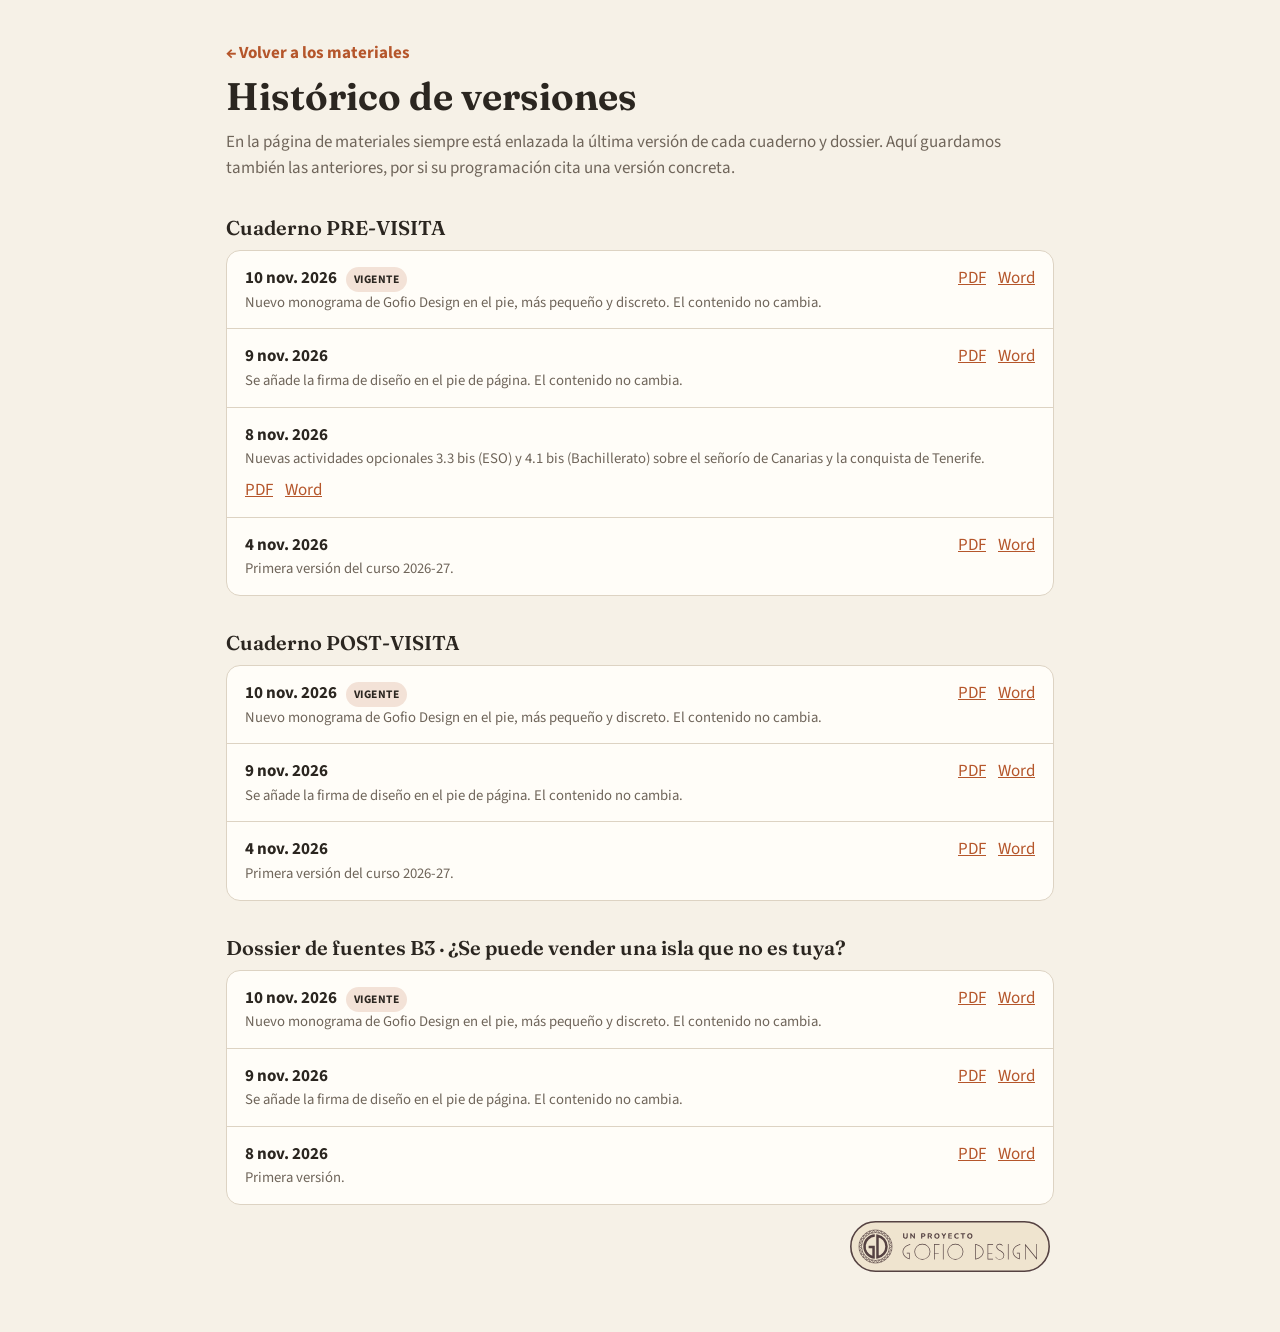
<file: historico.html>
<!doctype html>
<html lang="es">
<head>
<meta charset="utf-8">
<meta name="viewport" content="width=device-width, initial-scale=1">
<title>Histórico de versiones</title>
<meta name="description" content="Versiones anteriores de los cuadernos didácticos y dossieres de San Blas Reserva Ambiental.">
<link rel="icon" href="marca/logo-reserva.png">
<link rel="preconnect" href="https://fonts.googleapis.com">
<link rel="preconnect" href="https://fonts.gstatic.com" crossorigin>
<link href="https://fonts.googleapis.com/css2?family=Fraunces:opsz,wght@9..144,500;9..144,650&family=Source+Sans+3:wght@400;600;700&display=swap" rel="stylesheet">
<style>
:root{
  --fondo:#f6f1e7; --papel:#fffdf8; --tinta:#2b2620; --suave:#6f655a; --linea:#ddd3c3; --acento:#b5562b;
  --serif:"Fraunces",Georgia,"Times New Roman",serif;
  --sans:"Source Sans 3",system-ui,-apple-system,"Segoe UI",sans-serif;
}
@media (prefers-color-scheme: dark){
  :root:not([data-theme="light"]){--fondo:#1c1915; --papel:#26221d; --tinta:#efe8dc; --suave:#b2a796; --linea:#3a342c; --acento:#e0814f}
}
:root[data-theme="dark"]{--fondo:#1c1915; --papel:#26221d; --tinta:#efe8dc; --suave:#b2a796; --linea:#3a342c; --acento:#e0814f}
*{box-sizing:border-box}
body{margin:0;background:var(--fondo);color:var(--tinta);font:17px/1.55 var(--sans)}
a{color:var(--acento)}
.envoltura{max-width:860px;margin:0 auto;padding:40px 16px 56px}
h1{font:650 clamp(1.8rem,5vw,2.4rem)/1.15 var(--serif);margin:8px 0 10px}
h2{font:600 1.25rem/1.25 var(--serif);margin:34px 0 10px}
.volver{font-weight:700;text-decoration:none}
.intro{color:var(--suave);margin:0}
.versiones{list-style:none;margin:0;padding:0;background:var(--papel);border:1px solid var(--linea);border-radius:14px;overflow:hidden}
.versiones li{display:flex;flex-wrap:wrap;gap:6px 16px;align-items:baseline;justify-content:space-between;padding:14px 18px;border-top:1px solid var(--linea)}
.versiones li:first-child{border-top:0}
.versiones .que{font-weight:700}
.versiones .que small{display:block;font-weight:400;color:var(--suave);font-size:.92rem}
.versiones .enlaces{display:flex;gap:12px;white-space:nowrap}
.actual{font:700 .72rem/1 var(--sans);letter-spacing:.04em;text-transform:uppercase;padding:4px 8px;border-radius:999px;background:color-mix(in srgb,var(--acento) 16%,transparent);color:var(--tinta);margin-left:6px}
.firma,.pie .firma{display:flex;justify-content:flex-end;margin:12px 0 0;line-height:0}
.firma a{display:inline-flex;padding:4px;color:color-mix(in srgb,var(--suave) 35%,var(--fondo));transition:color .2s ease}
.firma a:hover,.firma a:focus-visible{color:var(--suave)}
.firma img{display:block;width:200px;max-width:100%;height:auto}
</style>
</head>
<body>
<main class="envoltura">
  <a class="volver" href="./#cuadernos">← Volver a los materiales</a>
  <h1>Histórico de versiones</h1>
  <p class="intro">En la página de materiales siempre está enlazada la última versión de cada cuaderno y dossier. Aquí guardamos también las anteriores, por si su programación cita una versión concreta.</p>

  <h2>Cuaderno PRE-VISITA</h2>
  <ul class="versiones">
    <li>
      <span class="que">10 nov. 2026 <span class="actual">Vigente</span><small>Nuevo monograma de Gofio Design en el pie, más pequeño y discreto. El contenido no cambia.</small></span>
      <span class="enlaces"><a href="cuadernos/01-cuaderno-previsita.pdf">PDF</a><a href="cuadernos/01-cuaderno-previsita.docx">Word</a></span>
    </li>
    <li>
      <span class="que">9 nov. 2026<small>Se añade la firma de diseño en el pie de página. El contenido no cambia.</small></span>
      <span class="enlaces"><a href="cuadernos/historico/01-cuaderno-previsita-2026-11-09.pdf">PDF</a><a href="cuadernos/historico/01-cuaderno-previsita-2026-11-09.docx">Word</a></span>
    </li>
    <li>
      <span class="que">8 nov. 2026<small>Nuevas actividades opcionales 3.3 bis (ESO) y 4.1 bis (Bachillerato) sobre el señorío de Canarias y la conquista de Tenerife.</small></span>
      <span class="enlaces"><a href="cuadernos/historico/01-cuaderno-previsita-2026-11-08.pdf">PDF</a><a href="cuadernos/historico/01-cuaderno-previsita-2026-11-08.docx">Word</a></span>
    </li>
    <li>
      <span class="que">4 nov. 2026<small>Primera versión del curso 2026-27.</small></span>
      <span class="enlaces"><a href="cuadernos/historico/01-cuaderno-previsita-2026-11-04.pdf">PDF</a><a href="cuadernos/historico/01-cuaderno-previsita-2026-11-04.docx">Word</a></span>
    </li>
  </ul>

  <h2>Cuaderno POST-VISITA</h2>
  <ul class="versiones">
    <li>
      <span class="que">10 nov. 2026 <span class="actual">Vigente</span><small>Nuevo monograma de Gofio Design en el pie, más pequeño y discreto. El contenido no cambia.</small></span>
      <span class="enlaces"><a href="cuadernos/02-cuaderno-postvisita.pdf">PDF</a><a href="cuadernos/02-cuaderno-postvisita.docx">Word</a></span>
    </li>
    <li>
      <span class="que">9 nov. 2026<small>Se añade la firma de diseño en el pie de página. El contenido no cambia.</small></span>
      <span class="enlaces"><a href="cuadernos/historico/02-cuaderno-postvisita-2026-11-09.pdf">PDF</a><a href="cuadernos/historico/02-cuaderno-postvisita-2026-11-09.docx">Word</a></span>
    </li>
    <li>
      <span class="que">4 nov. 2026<small>Primera versión del curso 2026-27.</small></span>
      <span class="enlaces"><a href="cuadernos/historico/02-cuaderno-postvisita-2026-11-04.pdf">PDF</a><a href="cuadernos/historico/02-cuaderno-postvisita-2026-11-04.docx">Word</a></span>
    </li>
  </ul>

  <h2>Dossier de fuentes B3 · ¿Se puede vender una isla que no es tuya?</h2>
  <ul class="versiones">
    <li>
      <span class="que">10 nov. 2026 <span class="actual">Vigente</span><small>Nuevo monograma de Gofio Design en el pie, más pequeño y discreto. El contenido no cambia.</small></span>
      <span class="enlaces"><a href="dossieres/dossier-B3-senorio-de-canarias.pdf">PDF</a><a href="dossieres/dossier-B3-senorio-de-canarias.docx">Word</a></span>
    </li>
    <li>
      <span class="que">9 nov. 2026<small>Se añade la firma de diseño en el pie de página. El contenido no cambia.</small></span>
      <span class="enlaces"><a href="dossieres/historico/dossier-B3-senorio-de-canarias-2026-11-09.pdf">PDF</a><a href="dossieres/historico/dossier-B3-senorio-de-canarias-2026-11-09.docx">Word</a></span>
    </li>
    <li>
      <span class="que">8 nov. 2026<small>Primera versión.</small></span>
      <span class="enlaces"><a href="dossieres/historico/dossier-B3-senorio-de-canarias-2026-11-08.pdf">PDF</a><a href="dossieres/historico/dossier-B3-senorio-de-canarias-2026-11-08.docx">Word</a></span>
    </li>
  </ul>
  <p class="firma"><a href="https://gofiodesign.eu/" rel="noopener"><picture><source srcset="marca/sello/un-proyecto-gofio-design-oscuro.svg" media="(prefers-color-scheme: dark)"><img src="marca/sello/un-proyecto-gofio-design-claro.svg" alt="Un proyecto Gofio Design" width="200" height="51" loading="lazy"></picture></a></p>
</main>
</body>
</html>
</file>
<file: catalogo/estilo.css>
/* Misma paleta y tipografía que sanblasreservaambiental.org/materiales */
:root{
  --fondo:#f6f1e7; --papel:#fffdf8; --tinta:#2b2620; --suave:#6f655a; --linea:#ddd3c3;
  --acento:#b5562b; --acento-2:#6b7d3a; --mar:#2f6f7e; --oro:#c99a2e; --hoja:#2e7d5b; --sobre-c:#fff;
  --sombra:0 1px 2px rgba(43,38,32,.08),0 10px 28px rgba(43,38,32,.10);
  --sombra-alta:0 2px 4px rgba(43,38,32,.10),0 18px 40px rgba(43,38,32,.16);
  --radio:16px;
  --serif:"Fraunces",Georgia,"Times New Roman",serif;
  --sans:"Source Sans 3",system-ui,-apple-system,"Segoe UI",sans-serif;
}
@media (prefers-color-scheme: dark){
  :root:not([data-theme="light"]){
    --fondo:#1c1915; --papel:#26221d; --tinta:#efe8dc; --suave:#b2a796; --linea:#3a342c;
    --acento:#e0814f; --acento-2:#a6b86b; --mar:#6fb3c2; --oro:#e2b850; --hoja:#6cc69a; --sobre-c:#1c1915;
    --sombra:0 1px 2px rgba(0,0,0,.4),0 10px 28px rgba(0,0,0,.3);
    --sombra-alta:0 2px 4px rgba(0,0,0,.45),0 18px 40px rgba(0,0,0,.4);
  }
}
:root[data-theme="dark"]{
  --fondo:#1c1915; --papel:#26221d; --tinta:#efe8dc; --suave:#b2a796; --linea:#3a342c;
  --acento:#e0814f; --acento-2:#a6b86b; --mar:#6fb3c2; --oro:#e2b850; --hoja:#6cc69a; --sobre-c:#1c1915;
  --sombra:0 1px 2px rgba(0,0,0,.4),0 10px 28px rgba(0,0,0,.3);
  --sombra-alta:0 2px 4px rgba(0,0,0,.45),0 18px 40px rgba(0,0,0,.4);
}
*{box-sizing:border-box}
/* «hidden» debe ganar siempre: si no, .rejilla{display:grid} seguía visible al
   pasar a la vista en árbol y el árbol quedaba debajo de las tarjetas. */
[hidden]{display:none !important}
body{margin:0;background:var(--fondo);color:var(--tinta);font:17px/1.55 var(--sans);-webkit-font-smoothing:antialiased}
a{color:var(--acento)}
.envoltura{max-width:1120px;margin:0 auto;padding:0 16px}
.vh{position:absolute;width:1px;height:1px;overflow:hidden;clip:rect(0 0 0 0)}

/* Cabecera */
.cabecera{position:relative;overflow:hidden;border-bottom:1px solid var(--linea);
  background:
    radial-gradient(120% 90% at 100% 0%, color-mix(in srgb,var(--oro) 22%,transparent) 0%, transparent 55%),
    radial-gradient(90% 80% at 0% 100%, color-mix(in srgb,var(--acento-2) 20%,transparent) 0%, transparent 60%),
    var(--fondo)}
.cabecera::after{content:"";position:absolute;inset:auto 0 0 0;height:120px;pointer-events:none;opacity:.5;
  background:url("data:image/svg+xml,%3Csvg xmlns='http://www.w3.org/2000/svg' viewBox='0 0 1200 120' preserveAspectRatio='none'%3E%3Cpath d='M0 120 L0 92 C120 80 210 60 330 66 C430 72 470 38 560 30 C640 22 700 50 780 58 C880 68 960 44 1060 56 C1120 63 1170 74 1200 78 L1200 120 Z' fill='%23b5562b' fill-opacity='.10'/%3E%3Cpath d='M0 120 L0 104 C160 96 260 84 400 90 C540 96 620 76 760 80 C900 84 1020 98 1200 94 L1200 120 Z' fill='%236b7d3a' fill-opacity='.12'/%3E%3C/svg%3E") bottom/100% 100% no-repeat}
.cabecera .envoltura{position:relative;z-index:1;padding-top:28px;padding-bottom:64px;display:grid;grid-template-columns:1.3fr 1fr;gap:32px;align-items:center}
.collage{position:relative;height:320px}
.collage img{position:absolute;border-radius:10px;box-shadow:var(--sombra-alta);border:5px solid var(--papel);object-fit:cover;background:#fff}
.collage .c1{width:58%;aspect-ratio:3/2;left:0;top:18px;transform:rotate(-5deg)}
.collage .c2{width:40%;aspect-ratio:3/4;right:4%;top:0;transform:rotate(4deg);object-fit:contain;padding:8px}
.collage .c3{width:50%;aspect-ratio:3/2;left:22%;bottom:0;transform:rotate(-1.5deg)}
.antetitulo{font:700 .78rem/1.2 var(--sans);letter-spacing:.12em;text-transform:uppercase;color:var(--acento-2);margin:24px 0 12px}
h1{font:650 clamp(2.3rem,6.5vw,4rem)/1.02 var(--serif);margin:0 0 16px;letter-spacing:-.01em;max-width:16ch}
.entradilla{font-size:1.12rem;color:var(--suave);margin:0 0 14px;max-width:58ch}
.recuento{margin:0;font-weight:600}

.idiomas{display:inline-flex;gap:4px;background:var(--papel);border:1px solid var(--linea);border-radius:999px;padding:4px;box-shadow:var(--sombra)}
.idiomas button{font:700 .85rem/1 var(--sans);letter-spacing:.06em;border:0;background:transparent;color:var(--suave);padding:8px 12px;border-radius:999px;cursor:pointer}
.idiomas button[aria-pressed="true"]{background:var(--acento);color:var(--sobre-c)}

/* Nivel del alumnado */
.nivel{margin:36px 0 0;background:var(--papel);border:1px solid var(--linea);border-radius:var(--radio);padding:16px 20px 14px;box-shadow:var(--sombra)}
.nivel-cab{display:flex;flex-wrap:wrap;gap:6px 14px;align-items:baseline;justify-content:space-between}
.nivel-cab label{font:700 .78rem/1.2 var(--sans);letter-spacing:.12em;text-transform:uppercase;color:var(--acento-2)}
.nivel-cab output{font:600 1.1rem/1.2 var(--serif)}
.nivel input[type=range]{width:100%;margin:14px 0 4px;accent-color:var(--acento);cursor:pointer}
.nivel-marcas{display:grid;grid-template-columns:repeat(4,1fr);list-style:none;margin:0;padding:0;font-size:.8rem;color:var(--suave)}
.nivel-marcas li:nth-child(2){text-align:center;transform:translateX(-17%)}
.nivel-marcas li:nth-child(3){text-align:center;transform:translateX(17%)}
.nivel-marcas li:last-child{text-align:right}
.nivel-marcas li.activo{color:var(--tinta);font-weight:700}
.nivel-ayuda{margin:10px 0 0;color:var(--suave);font-size:.95rem;max-width:75ch}
.seccion{grid-column:1/-1;margin:14px 0 -6px;padding-bottom:6px;border-bottom:1px solid var(--linea);font:600 1.25rem/1.25 var(--serif)}
.seccion:first-child{margin-top:0}
.seccion small{display:block;font:400 .88rem/1.3 var(--sans);color:var(--suave);margin-top:2px}
.seccion i{font-style:italic}
.seccion.litoral{margin-top:34px;padding:14px 16px;border:0;border-radius:12px;background:color-mix(in srgb,var(--mar) 12%,transparent);color:var(--tinta)}
.seccion.litoral:first-child{margin-top:0}
.chip.entorno{background:color-mix(in srgb,var(--mar) 18%,transparent)}
.arbol-litoral{margin-top:26px}
.arbol-litoral>.seccion{margin:0 0 8px;font:600 1.15rem/1.25 var(--serif)}
.cuerpo .rango{font-size:.82rem;color:var(--suave);margin:0}
.taxonomia{margin:12px 0 0;font-size:.9rem;color:var(--suave)}
.taxonomia b{color:var(--tinta);font-weight:600}
.oculto-nivel1 .cuerpo .cientifico{display:none}

/* Herramientas */
.herramientas{display:flex;flex-wrap:wrap;gap:14px;align-items:center;justify-content:space-between;margin:20px 0 24px}
.filtros{display:flex;flex-wrap:wrap;gap:8px}
.filtros button{display:inline-flex;align-items:center;gap:8px;font:600 .95rem/1 var(--sans);color:var(--tinta);cursor:pointer;
  background:var(--papel);border:1px solid var(--linea);border-radius:999px;padding:9px 14px;box-shadow:var(--sombra)}
.filtros button[aria-pressed="true"]{border-color:var(--c,var(--acento));background:color-mix(in srgb,var(--c,var(--acento)) 14%,var(--papel))}
.filtros .n{font-size:.8rem;color:var(--suave)}
.punto{width:10px;height:10px;border-radius:50%;background:var(--c,var(--acento));flex:none}
.buscar{display:flex;align-items:center;gap:8px;background:var(--papel);border:1px solid var(--linea);border-radius:999px;padding:0 14px;color:var(--suave);flex:1 1 240px;max-width:360px}
.buscar input{border:0;background:transparent;font:inherit;color:var(--tinta);padding:10px 0;width:100%;outline:none}
.buscar:focus-within{border-color:var(--acento)}

.lado{display:flex;flex-wrap:wrap;gap:10px;align-items:center;flex:1 1 360px;justify-content:flex-end}
.vista{display:inline-flex;gap:4px;background:var(--papel);border:1px solid var(--linea);border-radius:999px;padding:4px;box-shadow:var(--sombra)}
.vista button{display:inline-flex;align-items:center;gap:6px;font:600 .88rem/1 var(--sans);border:0;background:transparent;color:var(--suave);padding:8px 12px;border-radius:999px;cursor:pointer}
.vista button[aria-pressed="true"]{background:var(--acento);color:var(--sobre-c)}

/* Árbol */
.arbol-acciones{margin:0 0 12px;color:var(--suave);font-size:.9rem}
.arbol-acciones button{border:0;background:none;color:var(--acento);font:inherit;cursor:pointer;padding:2px;text-decoration:underline;text-underline-offset:3px}
.arbol,.arbol ul{list-style:none;margin:0;padding:0}
.arbol ul{margin-left:11px;padding-left:22px;border-left:2px solid var(--linea)}
.arbol li{position:relative}
.arbol ul>li::before{content:"";position:absolute;left:-22px;top:22px;width:18px;border-top:2px solid var(--linea)}
.arbol ul>li:last-child::after{content:"";position:absolute;left:-24px;top:23px;bottom:0;border-left:4px solid var(--fondo)}
.arbol summary{display:flex;flex-wrap:wrap;align-items:baseline;gap:4px 10px;cursor:pointer;padding:10px 12px;margin:2px 0;border-radius:10px;list-style:none}
.arbol summary::-webkit-details-marker{display:none}
.arbol summary::before{content:"▸";color:var(--c,var(--acento));font-size:.9rem;width:12px;transition:transform .15s;display:inline-block}
.arbol details[open]>summary::before{transform:rotate(90deg)}
.arbol summary:hover{background:color-mix(in srgb,var(--c,var(--acento)) 8%,transparent)}
.arbol .rango-et{font:700 .7rem/1 var(--sans);letter-spacing:.1em;text-transform:uppercase;color:var(--c,var(--acento))}
.arbol .rango-nom{font:600 1.08rem/1.25 var(--serif)}
.arbol .rango-nom i{font-style:italic}
.arbol .rango-es{color:var(--suave);font-size:.92rem}
.arbol .n{font-size:.8rem;color:var(--suave);background:color-mix(in srgb,var(--c,var(--acento)) 12%,var(--papel));border-radius:999px;padding:3px 8px}
.hojas{display:grid;gap:8px;margin-left:34px;grid-template-columns:repeat(auto-fill,minmax(min(100%,230px),1fr));padding:4px 0 14px}
.hoja{display:flex;align-items:center;gap:10px;text-align:left;background:var(--papel);border:1px solid var(--linea);border-radius:10px;padding:6px 10px 6px 6px;cursor:pointer;font:inherit;color:inherit;box-shadow:var(--sombra)}
.hoja:hover,.hoja:focus-visible{border-color:var(--c);outline:none}
.hoja img,.hoja .sin{width:46px;height:46px;border-radius:8px;object-fit:cover;flex:none;background:color-mix(in srgb,var(--c) 12%,var(--papel))}
.hoja b{display:block;font:600 .98rem/1.2 var(--serif)}
.hoja i{display:block;font-size:.82rem;color:var(--suave)}
.oculto-nivel1 .hoja i{display:none}

/* Tarjetas */
.rejilla{display:grid;gap:22px;grid-template-columns:repeat(auto-fill,minmax(min(100%,240px),1fr))}
.tarjeta{position:relative;display:flex;flex-direction:column;background:var(--papel);border:1px solid var(--linea);text-align:left;
  border-radius:var(--radio);overflow:hidden;box-shadow:var(--sombra);transition:transform .2s ease,box-shadow .2s ease,border-color .2s;padding:0;font:inherit;color:inherit;cursor:pointer}
.tarjeta:hover,.tarjeta:focus-visible{transform:translateY(-4px);box-shadow:var(--sombra-alta);border-color:color-mix(in srgb,var(--c) 45%,var(--linea));outline:none}
.tarjeta::before{content:"";position:absolute;inset:0 0 auto 0;height:4px;background:var(--c);z-index:2}
.miniatura{aspect-ratio:4/3;width:100%;background:color-mix(in srgb,var(--c) 10%,var(--papel));overflow:hidden;border-bottom:1px solid var(--linea)}
.miniatura img{width:100%;height:100%;object-fit:cover;transition:transform .4s ease;display:block}
.miniatura.lamina{background:#fff}
.miniatura.lamina img{object-fit:contain;padding:12px}
.tarjeta:hover .miniatura img{transform:scale(1.04)}
.sinfoto{display:grid;place-items:center;height:100%;color:var(--suave);font-size:.9rem}
.cuerpo{display:flex;flex-direction:column;gap:4px;padding:14px 16px 16px;flex:1;width:100%}
.cuerpo h3{font:600 1.18rem/1.2 var(--serif);margin:0}
.cientifico{font-style:italic;color:var(--suave);margin:0}
.cuerpo .cientifico{font-size:.95rem}
.meta{margin-top:auto;padding-top:10px;display:flex;flex-wrap:wrap;gap:6px}
.chip{font:700 .7rem/1 var(--sans);letter-spacing:.04em;text-transform:uppercase;padding:5px 8px;border-radius:999px;
  background:color-mix(in srgb,var(--c) 14%,transparent);color:var(--tinta)}
.chip.endemica-tenerife,.chip.endemica-canaria,.chip.endemica-macaro,.chip.subespecie-endemica{background:color-mix(in srgb,var(--oro) 30%,transparent)}
.chip.introducida{background:color-mix(in srgb,var(--acento) 18%,transparent)}
.chip.toxica{background:color-mix(in srgb,#c0392b 20%,transparent)}
.chip.uicn-cr,.chip.uicn-en,.chip.uicn-vu,.chip.ceea-vu{background:color-mix(in srgb,#c0392b 14%,transparent);border:1px solid color-mix(in srgb,#c0392b 45%,transparent)}
.chip.invasora{background:color-mix(in srgb,#c0392b 20%,transparent)}
.chip.vista-reserva{background:color-mix(in srgb,var(--hoja) 18%,transparent)}
.chip.aproximada{background:transparent;border:1px dashed var(--linea);color:var(--suave)}
.vacio{color:var(--suave);text-align:center;padding:40px 0}

/* Ficha */
.ficha{border:0;padding:0;border-radius:calc(var(--radio) + 4px);background:var(--papel);color:var(--tinta);box-shadow:var(--sombra-alta);
  width:min(760px,calc(100vw - 24px));max-height:calc(100vh - 32px);max-height:calc(100dvh - 32px);overflow:auto;overscroll-behavior:contain}
.ficha::backdrop{background:rgba(28,25,21,.6)}
.ficha[open]{display:block;position:fixed}
.ficha form{position:sticky;top:0;height:0;z-index:3;display:flex;justify-content:flex-end}
/* La foto de la ficha se ve entera (antes se recortaba con object-fit:cover y
   en el móvil cortaba al ser vivo). Los huecos se rellenan con la misma foto
   desenfocada. */
.ficha-foto{position:relative;overflow:hidden;background:color-mix(in srgb,var(--c) 14%,var(--papel))}
.ficha-foto::before{content:"";position:absolute;inset:-30px;background:var(--foto-fondo,none) center/cover;filter:blur(22px) saturate(1.1);opacity:.55}
.ficha-foto img{position:relative;width:100%;height:auto;max-height:min(64vh,480px);object-fit:contain;display:block}
.ficha-foto img[hidden]{display:none}
.ficha-foto.sin{height:96px}
.ficha-foto.lamina{background:#fff}
.ficha-foto.lamina::before{display:none}
.ficha-foto.lamina img{padding:16px}
.ficha-cuerpo{padding:28px 28px 24px}
.ficha-grupo{font:700 .78rem/1 var(--sans);letter-spacing:.12em;text-transform:uppercase;color:var(--c);margin:0 0 10px}
.ficha h2{font:650 clamp(1.7rem,4vw,2.2rem)/1.1 var(--serif);margin:0 0 4px;padding-right:36px}
.otros-nombres{margin:6px 0 0;color:var(--suave);font-size:.95rem}
.ficha h3{font:600 1.1rem/1.2 var(--serif);margin:20px 0 6px}
.ficha-cuerpo > p{margin:0}
.credito{margin-top:18px !important;font-size:.82rem;color:var(--suave)}
.cerrar{margin:10px;box-shadow:var(--sombra);flex:none;width:40px;height:40px;border-radius:50%;border:1px solid var(--linea);background:var(--papel);color:var(--tinta);font-size:1.5rem;line-height:1;cursor:pointer;z-index:3}
.acciones{display:flex;flex-wrap:wrap;gap:8px;margin-top:14px !important}
.boton{display:inline-flex;align-items:center;gap:6px;text-decoration:none;font-weight:700;font-size:.92rem;padding:9px 14px;border-radius:10px;background:var(--c,var(--acento));color:var(--sobre-c)}
button.boton{font-family:inherit;border:0;cursor:pointer}
.boton.sec{background:transparent;color:var(--tinta);border:1px solid var(--linea)}

/* iNaturalist e invitación */
.inat{margin:64px 0 0;background:color-mix(in srgb,var(--hoja) 10%,var(--papel));border:1px solid color-mix(in srgb,var(--hoja) 35%,var(--linea));border-radius:var(--radio);padding:24px 26px}
.inat h2,.invita h2{font:650 1.5rem/1.15 var(--serif);margin:0 0 8px}
.inat p{margin:0;color:var(--suave);max-width:70ch}
.sec-num{font:700 .78rem/1 var(--sans);letter-spacing:.12em;text-transform:uppercase;color:var(--c);margin:0 0 8px !important;display:flex;align-items:center;gap:8px}
.sec-num::before{content:"";width:28px;height:3px;border-radius:2px;background:var(--c)}
.invita{margin:24px 0 0;display:flex;gap:18px;align-items:flex-start;background:color-mix(in srgb,var(--acento-2) 12%,var(--papel));
  border:1px solid color-mix(in srgb,var(--acento-2) 35%,var(--linea));border-radius:var(--radio);padding:22px 24px}
.invita svg{flex:none;color:var(--acento-2)}
.llevar{margin:24px 0 0;display:flex;gap:18px;align-items:flex-start;background:color-mix(in srgb,var(--hoja) 10%,var(--papel));border:1px solid color-mix(in srgb,var(--hoja) 35%,var(--linea));border-radius:var(--radio);padding:24px 26px}
.llevar svg{flex:none;color:var(--hoja)}
.llevar h2{font:650 1.5rem/1.15 var(--serif);margin:0 0 8px}
.llevar p{margin:0 0 10px;color:var(--suave);max-width:70ch}
.llevar progress{width:100%;max-width:420px;accent-color:var(--hoja);margin:4px 0 8px}
.llevar-estado{font-weight:600;color:var(--tinta)!important}
.llevar .enlace{background:none;border:0;padding:0;color:var(--suave);text-decoration:underline;font:inherit;font-size:.88rem;cursor:pointer}
.invita p{margin:0;color:var(--suave)}
.pie{margin-top:48px;border-top:1px solid var(--linea);padding:24px 0 40px;color:var(--suave);font-size:.92rem}
.pie p{margin:0 0 6px}

@media (max-width:760px){
  .cabecera .envoltura{grid-template-columns:1fr;padding-bottom:48px}
  .collage{display:none}
  .ficha-cuerpo{padding:22px 18px 20px}
  .buscar{max-width:none}
  .invita{flex-direction:column}
}
@media (prefers-reduced-motion: reduce){*{transition:none !important}}
.arbol .arbol-litoral>ul{margin-left:0;padding-left:0;border-left:0}
.arbol .arbol-litoral>ul>li::before,.arbol .arbol-litoral>ul>li::after{display:none}
.ficha .islas{margin:8px 0 0;font-size:.92rem;color:var(--suave)}
.ficha .nota-dist{margin:8px 0 0;padding:10px 12px;border-left:3px solid var(--oro);background:color-mix(in srgb,var(--oro) 10%,transparent);border-radius:6px;font-size:.92rem}
.chip.sin-proyecto{background:transparent;border:1px dashed var(--hoja);color:var(--hoja)}
.comprobar-res{margin-top:14px;padding:12px 14px;border-radius:10px;background:var(--papel);font-size:.95rem}
.comprobar-res ul{margin:6px 0 10px;padding-left:20px}

.ir-llevar{display:inline-block;margin-top:10px;font-weight:700;color:var(--hoja)}
/* Sello de Gofio Design: muy discreto, como en materiales */
.firma,.pie .firma{display:flex;justify-content:flex-end;margin:12px 0 0;line-height:0}
.firma a{display:inline-flex;padding:4px;color:color-mix(in srgb,var(--suave) 35%,var(--fondo));transition:color .2s ease}
.firma a:hover,.firma a:focus-visible{color:var(--suave)}
.firma img{display:block;width:200px;max-width:100%;height:auto}

/* Marcas de «visto» */
.solo-vistos{display:inline-flex;align-items:center;gap:6px;font:600 .88rem/1 var(--sans);color:var(--suave);cursor:pointer;
  background:var(--papel);border:1px solid var(--linea);border-radius:999px;padding:11px 14px;box-shadow:var(--sombra)}
.solo-vistos svg{color:var(--hoja)}
.solo-vistos .n{font-size:.78rem;background:color-mix(in srgb,var(--hoja) 14%,var(--papel));color:var(--tinta);border-radius:999px;padding:3px 7px}
.solo-vistos[aria-pressed="true"]{background:var(--hoja);border-color:var(--hoja);color:var(--sobre-c)}
.solo-vistos[aria-pressed="true"] svg{color:var(--sobre-c)}
.vistos-barra{margin:-8px 0 18px;color:var(--suave);font-size:.92rem}
.enlace{background:none;border:0;padding:0;color:var(--acento);text-decoration:underline;text-underline-offset:3px;font:inherit;cursor:pointer}
.marca-visto{position:absolute;display:grid;place-items:center;width:30px;height:30px;border-radius:50%;
  background:var(--hoja);color:var(--sobre-c);box-shadow:0 1px 4px rgba(0,0,0,.25)}
.tarjeta .marca-visto{top:12px;right:10px;z-index:3}
.tarjeta.visto{border-color:color-mix(in srgb,var(--hoja) 60%,var(--linea))}
.hoja{position:relative}
.hoja .marca-visto{width:22px;height:22px;left:36px;bottom:2px}
.hoja .marca-visto svg{width:13px;height:13px}
.hoja.visto{border-color:color-mix(in srgb,var(--hoja) 60%,var(--linea))}
.ficha-visto{margin:12px 0 4px !important}
.boton-visto{display:inline-flex;align-items:center;gap:10px;min-height:44px;padding:10px 16px;border-radius:999px;cursor:pointer;
  font:700 .98rem/1.1 var(--sans);color:var(--tinta);background:var(--papel);border:2px solid var(--hoja)}
.boton-visto .caja{width:18px;height:18px;border:2px solid var(--hoja);border-radius:5px;flex:none}
.boton-visto[aria-pressed="true"]{background:var(--hoja);color:var(--sobre-c)}

/* Aviso de versión nueva */
.aviso-version{position:fixed;z-index:20;left:50%;bottom:16px;transform:translateX(-50%);width:min(520px,calc(100vw - 32px));
  display:flex;flex-wrap:wrap;align-items:center;justify-content:space-between;gap:10px 16px;padding:12px 12px 12px 18px;
  background:var(--papel);color:var(--tinta);border:1px solid color-mix(in srgb,var(--hoja) 45%,var(--linea));border-radius:14px;box-shadow:var(--sombra-alta);font-weight:600}

/* Móvil */
@media (max-width:760px){
  /* Filtros en una fila que se desliza: en los niveles 3 y 4 hay 10 o más y
     apilados ocupaban media pantalla */
  .herramientas{gap:12px;margin:16px 0 20px}
  .filtros{flex-wrap:nowrap;overflow-x:auto;margin:0 -16px;padding:6px 16px 10px;width:calc(100% + 32px);scrollbar-width:none;
    -webkit-mask-image:linear-gradient(90deg,#000 calc(100% - 28px),transparent);mask-image:linear-gradient(90deg,#000 calc(100% - 28px),transparent)}
  .filtros::-webkit-scrollbar{display:none}
  .filtros button{flex:none}
  .lado{flex:1 1 100%;justify-content:flex-start;gap:8px}
  .buscar{flex:1 1 100%}
  /* Marcas del nivel sin solaparse */
  .nivel{padding:14px 14px 12px}
  .nivel-marcas{gap:6px;font-size:.74rem;line-height:1.25}
  .nivel-marcas li:nth-child(2),.nivel-marcas li:nth-child(3){transform:none}
  /* Dos tarjetas por fila */
  .rejilla{grid-template-columns:repeat(2,minmax(0,1fr));gap:12px}
  .seccion{font-size:1.08rem}
  .cuerpo{padding:10px 11px 12px;gap:2px}
  .cuerpo h3{font-size:1.02rem}
  .cuerpo .cientifico,.cuerpo .rango{font-size:.8rem;overflow-wrap:anywhere}
  .meta{gap:4px;padding-top:8px}
  .chip{font-size:.62rem;padding:4px 6px;letter-spacing:.02em}
  .tarjeta .marca-visto{width:26px;height:26px;top:10px;right:8px}
  /* Árbol con menos sangría */
  .arbol ul{margin-left:6px;padding-left:14px}
  .arbol ul>li::before{left:-14px;width:10px}
  .arbol ul>li:last-child::after{left:-16px}
  .arbol summary{padding:9px 6px}
  .hojas{margin-left:0}
  /* Ficha casi a pantalla completa */
  .ficha{width:calc(100vw - 16px);max-height:calc(100vh - 16px);max-height:calc(100dvh - 16px)}
  .llevar,.inat{padding:20px 18px}
  .llevar{flex-direction:column}
}
</file>
<file: cien-anos/estilo.css>
:root{
  --fondo:#f6f1e7; --papel:#fffdf8; --tinta:#2b2620; --suave:#6f655a; --linea:#ddd3c3;
  --acento:#b5562b; --acento-2:#6b7d3a; --sombra:0 1px 2px rgba(43,38,32,.08),0 8px 24px rgba(43,38,32,.08);
  --radio:14px;
}
@media (prefers-color-scheme: dark){
  :root:not([data-theme="light"]){
    --fondo:#1c1915; --papel:#26221d; --tinta:#efe8dc; --suave:#b2a796; --linea:#3a342c; --acento:#e0814f; --acento-2:#a6b86b;
    --sombra:0 1px 2px rgba(0,0,0,.4),0 8px 24px rgba(0,0,0,.3);
  }
}
:root[data-theme="dark"]{
  --fondo:#1c1915; --papel:#26221d; --tinta:#efe8dc; --suave:#b2a796; --linea:#3a342c; --acento:#e0814f; --acento-2:#a6b86b;
}
*{box-sizing:border-box}
body{margin:0;background:var(--fondo);color:var(--tinta);font:16px/1.55 Georgia,"Iowan Old Style","Times New Roman",serif}
a{color:var(--acento)}
.cabecera,.participa,.pie{max-width:880px;margin:0 auto;padding:0 16px}
.cabecera{padding-top:48px;padding-bottom:16px}
.antetitulo{font:600 .78rem/1.2 system-ui,sans-serif;letter-spacing:.08em;text-transform:uppercase;color:var(--acento-2);margin:0 0 8px}
h1{font-size:clamp(2.2rem,6vw,3.6rem);line-height:1.05;margin:0 0 12px;font-weight:600}
.entradilla{font-size:1.12rem;color:var(--suave);margin:0 0 20px;max-width:60ch}
.aviso{font:.92rem/1.5 system-ui,sans-serif;background:var(--papel);border:1px solid var(--linea);border-left:4px solid var(--acento);border-radius:8px;padding:12px 14px}
.galeria{max-width:1180px;margin:24px auto;padding:0 16px;display:grid;gap:28px;grid-template-columns:repeat(auto-fill,minmax(min(100%,520px),1fr))}
.tarjeta{background:var(--papel);border:1px solid var(--linea);border-radius:var(--radio);overflow:hidden;box-shadow:var(--sombra)}
.escena{position:relative;aspect-ratio:3/2;background:#111;overflow:hidden;touch-action:pan-y;cursor:ew-resize;user-select:none}
.capa,.capa-color{position:absolute;inset:0;width:100%;height:100%;object-fit:cover}
.capa-color-wrap{position:absolute;inset:0}
.capa-hoy,.capa-pendiente{opacity:0;transition:opacity .15s linear}
.capa-pendiente{display:flex;flex-direction:column;align-items:center;justify-content:center;text-align:center;background:repeating-linear-gradient(45deg,#2f2a24 0 14px,#37312a 14px 28px);color:#f3ead9;font:1.1rem/1.3 system-ui,sans-serif}
.capa-pendiente[hidden],.capa-hoy[hidden]{display:none}
.capa-pendiente .pequeno{font-size:.85rem;opacity:.8;margin:.2em 0 0}
.cortina{position:absolute;top:0;bottom:0;width:2px;background:#fff;transform:translateX(-1px);pointer-events:none;box-shadow:0 0 0 1px rgba(0,0,0,.25)}
.asa{position:absolute;top:50%;left:50%;width:34px;height:34px;margin:-17px 0 0 -17px;border-radius:50%;background:#fff;box-shadow:0 2px 8px rgba(0,0,0,.35)}
.asa::before{content:"‹ ›";position:absolute;inset:0;display:grid;place-items:center;font:700 14px/1 system-ui,sans-serif;color:#333}
.en-presente .cortina,.en-presente .etiqueta-izq,.en-presente .etiqueta-der{opacity:0}
.etiqueta{position:absolute;top:10px;font:600 .72rem/1 system-ui,sans-serif;letter-spacing:.04em;text-transform:uppercase;background:rgba(0,0,0,.6);color:#fff;padding:5px 8px;border-radius:999px;transition:opacity .2s}
.etiqueta-izq{left:10px}.etiqueta-der{right:10px}
.etiqueta-anio{left:50%;top:auto;bottom:10px;transform:translateX(-50%);font-size:.9rem;background:var(--acento)}
.controles{display:grid;gap:10px;padding:14px 16px 4px;font:.85rem/1.3 system-ui,sans-serif}
.control{display:grid;gap:4px}
.control-nombre{color:var(--suave)}
.control output{color:var(--tinta);font-weight:700}
input[type=range]{width:100%;accent-color:var(--acento);min-height:28px}
.marcas{display:flex;justify-content:space-between;color:var(--suave);font-size:.75rem}
.texto{padding:6px 16px 18px}
.t-titulo{font-size:1.3rem;margin:4px 0 2px;line-height:1.2}
.t-meta{font:.8rem/1.4 system-ui,sans-serif;color:var(--suave);margin:0 0 8px}
.t-texto{margin:0}
.participa{margin:40px auto;padding-top:8px}
.participa h2{font-size:1.5rem;margin:0 0 6px}
.pie{border-top:1px solid var(--linea);padding-top:16px;padding-bottom:48px;font:.82rem/1.5 system-ui,sans-serif;color:var(--suave)}
.firma,.pie .firma{display:flex;justify-content:flex-end;margin:12px 0 0;line-height:0}
.firma a{display:inline-flex;padding:4px;color:color-mix(in srgb,var(--suave) 35%,var(--fondo));transition:color .2s ease}
.firma a:hover,.firma a:focus-visible{color:var(--suave)}
.firma img{display:block;width:200px;max-width:100%;height:auto}
@media (prefers-reduced-motion: reduce){*{transition:none!important}}
</file>
<file: geologia/estilo.css>
/* Guía de geología: misma paleta y tipografía que el catálogo y sanblasreservaambiental.org/materiales */
:root{
  --fondo:#f6f1e7; --papel:#fffdf8; --tinta:#2b2620; --suave:#6f655a; --linea:#ddd3c3;
  --acento:#b5562b; --acento-2:#6b7d3a; --mar:#2f6f7e; --oro:#c99a2e; --hoja:#2e7d5b; --sobre-c:#fff;
  --sombra:0 1px 2px rgba(43,38,32,.08),0 10px 28px rgba(43,38,32,.10);
  --sombra-alta:0 2px 4px rgba(43,38,32,.10),0 18px 40px rgba(43,38,32,.16);
  --radio:16px;
  --serif:"Fraunces",Georgia,"Times New Roman",serif;
  --sans:"Source Sans 3",system-ui,-apple-system,"Segoe UI",sans-serif;
}
@media (prefers-color-scheme: dark){
  :root:not([data-theme="light"]){
    --fondo:#1c1915; --papel:#26221d; --tinta:#efe8dc; --suave:#b2a796; --linea:#3a342c;
    --acento:#e0814f; --acento-2:#a6b86b; --mar:#6fb3c2; --oro:#e2b850; --hoja:#6cc69a; --sobre-c:#1c1915;
    --sombra:0 1px 2px rgba(0,0,0,.4),0 10px 28px rgba(0,0,0,.3);
    --sombra-alta:0 2px 4px rgba(0,0,0,.45),0 18px 40px rgba(0,0,0,.4);
  }
}
:root[data-theme="dark"]{
  --fondo:#1c1915; --papel:#26221d; --tinta:#efe8dc; --suave:#b2a796; --linea:#3a342c;
  --acento:#e0814f; --acento-2:#a6b86b; --mar:#6fb3c2; --oro:#e2b850; --hoja:#6cc69a; --sobre-c:#1c1915;
  --sombra:0 1px 2px rgba(0,0,0,.4),0 10px 28px rgba(0,0,0,.3);
  --sombra-alta:0 2px 4px rgba(0,0,0,.45),0 18px 40px rgba(0,0,0,.4);
}
*{box-sizing:border-box}
body{margin:0;background:var(--fondo);color:var(--tinta);font:17px/1.55 var(--sans);-webkit-font-smoothing:antialiased}
a{color:var(--acento)}
.envoltura{max-width:1120px;margin:0 auto;padding:0 16px}
.vh{position:absolute;width:1px;height:1px;overflow:hidden;clip:rect(0 0 0 0)}

/* Cabecera */
.cabecera{position:relative;overflow:hidden;border-bottom:1px solid var(--linea);
  background:
    radial-gradient(120% 90% at 100% 0%, color-mix(in srgb,var(--oro) 22%,transparent) 0%, transparent 55%),
    radial-gradient(90% 80% at 0% 100%, color-mix(in srgb,var(--acento-2) 20%,transparent) 0%, transparent 60%),
    var(--fondo)}
.cabecera::after{content:"";position:absolute;inset:auto 0 0 0;height:120px;pointer-events:none;opacity:.5;
  background:url("data:image/svg+xml,%3Csvg xmlns='http://www.w3.org/2000/svg' viewBox='0 0 1200 120' preserveAspectRatio='none'%3E%3Cpath d='M0 120 L0 92 C120 80 210 60 330 66 C430 72 470 38 560 30 C640 22 700 50 780 58 C880 68 960 44 1060 56 C1120 63 1170 74 1200 78 L1200 120 Z' fill='%23b5562b' fill-opacity='.10'/%3E%3Cpath d='M0 120 L0 104 C160 96 260 84 400 90 C540 96 620 76 760 80 C900 84 1020 98 1200 94 L1200 120 Z' fill='%236b7d3a' fill-opacity='.12'/%3E%3C/svg%3E") bottom/100% 100% no-repeat}
.cabecera .envoltura{position:relative;z-index:1;padding-top:28px;padding-bottom:64px;display:grid;grid-template-columns:1.3fr 1fr;gap:32px;align-items:center}
.collage{position:relative;height:320px}
.collage img{position:absolute;border-radius:10px;box-shadow:var(--sombra-alta);border:5px solid var(--papel);object-fit:cover;background:#fff}
.collage .c1{width:58%;aspect-ratio:3/2;left:0;top:18px;transform:rotate(-5deg)}
.collage .c2{width:40%;aspect-ratio:3/4;right:4%;top:0;transform:rotate(4deg);object-fit:contain;padding:8px}
.collage .c3{width:50%;aspect-ratio:3/2;left:22%;bottom:0;transform:rotate(-1.5deg)}
.antetitulo{font:700 .78rem/1.2 var(--sans);letter-spacing:.12em;text-transform:uppercase;color:var(--acento-2);margin:24px 0 12px}
h1{font:650 clamp(2.3rem,6.5vw,4rem)/1.02 var(--serif);margin:0 0 16px;letter-spacing:-.01em;max-width:16ch}
.entradilla{font-size:1.12rem;color:var(--suave);margin:0 0 14px;max-width:58ch}
.recuento{margin:0;font-weight:600}

.idiomas{display:inline-flex;gap:4px;background:var(--papel);border:1px solid var(--linea);border-radius:999px;padding:4px;box-shadow:var(--sombra)}
.idiomas button{font:700 .85rem/1 var(--sans);letter-spacing:.06em;border:0;background:transparent;color:var(--suave);padding:8px 12px;border-radius:999px;cursor:pointer}
.idiomas button[aria-pressed="true"]{background:var(--acento);color:var(--sobre-c)}

/* Nivel del alumnado */
.nivel{margin:36px 0 0;background:var(--papel);border:1px solid var(--linea);border-radius:var(--radio);padding:16px 20px 14px;box-shadow:var(--sombra)}
.nivel-cab{display:flex;flex-wrap:wrap;gap:6px 14px;align-items:baseline;justify-content:space-between}
.nivel-cab label{font:700 .78rem/1.2 var(--sans);letter-spacing:.12em;text-transform:uppercase;color:var(--acento-2)}
.nivel-cab output{font:600 1.1rem/1.2 var(--serif)}
.nivel input[type=range]{width:100%;margin:14px 0 4px;accent-color:var(--acento);cursor:pointer}
.nivel-marcas{display:grid;grid-template-columns:repeat(4,1fr);list-style:none;margin:0;padding:0;font-size:.8rem;color:var(--suave)}
.nivel-marcas li:nth-child(2){text-align:center;transform:translateX(-17%)}
.nivel-marcas li:nth-child(3){text-align:center;transform:translateX(17%)}
.nivel-marcas li:last-child{text-align:right}
.nivel-marcas li.activo{color:var(--tinta);font-weight:700}
.nivel-ayuda{margin:10px 0 0;color:var(--suave);font-size:.95rem;max-width:75ch}
.seccion{grid-column:1/-1;margin:14px 0 -6px;padding-bottom:6px;border-bottom:1px solid var(--linea);font:600 1.25rem/1.25 var(--serif)}
.seccion:first-child{margin-top:0}
.seccion small{display:block;font:400 .88rem/1.3 var(--sans);color:var(--suave);margin-top:2px}
.seccion i{font-style:italic}
.seccion.litoral{margin-top:34px;padding:14px 16px;border:0;border-radius:12px;background:color-mix(in srgb,var(--mar) 12%,transparent);color:var(--tinta)}
.seccion.litoral:first-child{margin-top:0}
.chip.entorno{background:color-mix(in srgb,var(--mar) 18%,transparent)}
.arbol-litoral{margin-top:26px}
.arbol-litoral>.seccion{margin:0 0 8px;font:600 1.15rem/1.25 var(--serif)}
.cuerpo .rango{font-size:.82rem;color:var(--suave);margin:0}
.taxonomia{margin:12px 0 0;font-size:.9rem;color:var(--suave)}
.taxonomia b{color:var(--tinta);font-weight:600}
.oculto-nivel1 .cuerpo .cientifico{display:none}

/* Herramientas */
.herramientas{display:flex;flex-wrap:wrap;gap:14px;align-items:center;justify-content:space-between;margin:20px 0 24px}
.filtros{display:flex;flex-wrap:wrap;gap:8px}
.filtros button{display:inline-flex;align-items:center;gap:8px;font:600 .95rem/1 var(--sans);color:var(--tinta);cursor:pointer;
  background:var(--papel);border:1px solid var(--linea);border-radius:999px;padding:9px 14px;box-shadow:var(--sombra)}
.filtros button[aria-pressed="true"]{border-color:var(--c,var(--acento));background:color-mix(in srgb,var(--c,var(--acento)) 14%,var(--papel))}
.filtros .n{font-size:.8rem;color:var(--suave)}
.punto{width:10px;height:10px;border-radius:50%;background:var(--c,var(--acento));flex:none}
.buscar{display:flex;align-items:center;gap:8px;background:var(--papel);border:1px solid var(--linea);border-radius:999px;padding:0 14px;color:var(--suave);flex:1 1 240px;max-width:360px}
.buscar input{border:0;background:transparent;font:inherit;color:var(--tinta);padding:10px 0;width:100%;outline:none}
.buscar:focus-within{border-color:var(--acento)}

.lado{display:flex;flex-wrap:wrap;gap:10px;align-items:center;flex:1 1 360px;justify-content:flex-end}
.vista{display:inline-flex;gap:4px;background:var(--papel);border:1px solid var(--linea);border-radius:999px;padding:4px;box-shadow:var(--sombra)}
.vista button{display:inline-flex;align-items:center;gap:6px;font:600 .88rem/1 var(--sans);border:0;background:transparent;color:var(--suave);padding:8px 12px;border-radius:999px;cursor:pointer}
.vista button[aria-pressed="true"]{background:var(--acento);color:var(--sobre-c)}

/* Árbol */
.arbol-acciones{margin:0 0 12px;color:var(--suave);font-size:.9rem}
.arbol-acciones button{border:0;background:none;color:var(--acento);font:inherit;cursor:pointer;padding:2px;text-decoration:underline;text-underline-offset:3px}
.arbol,.arbol ul{list-style:none;margin:0;padding:0}
.arbol ul{margin-left:11px;padding-left:22px;border-left:2px solid var(--linea)}
.arbol li{position:relative}
.arbol ul>li::before{content:"";position:absolute;left:-22px;top:22px;width:18px;border-top:2px solid var(--linea)}
.arbol ul>li:last-child::after{content:"";position:absolute;left:-24px;top:23px;bottom:0;border-left:4px solid var(--fondo)}
.arbol summary{display:flex;flex-wrap:wrap;align-items:baseline;gap:4px 10px;cursor:pointer;padding:10px 12px;margin:2px 0;border-radius:10px;list-style:none}
.arbol summary::-webkit-details-marker{display:none}
.arbol summary::before{content:"▸";color:var(--c,var(--acento));font-size:.9rem;width:12px;transition:transform .15s;display:inline-block}
.arbol details[open]>summary::before{transform:rotate(90deg)}
.arbol summary:hover{background:color-mix(in srgb,var(--c,var(--acento)) 8%,transparent)}
.arbol .rango-et{font:700 .7rem/1 var(--sans);letter-spacing:.1em;text-transform:uppercase;color:var(--c,var(--acento))}
.arbol .rango-nom{font:600 1.08rem/1.25 var(--serif)}
.arbol .rango-nom i{font-style:italic}
.arbol .rango-es{color:var(--suave);font-size:.92rem}
.arbol .n{font-size:.8rem;color:var(--suave);background:color-mix(in srgb,var(--c,var(--acento)) 12%,var(--papel));border-radius:999px;padding:3px 8px}
.hojas{display:grid;gap:8px;margin-left:34px;grid-template-columns:repeat(auto-fill,minmax(min(100%,230px),1fr));padding:4px 0 14px}
.hoja{display:flex;align-items:center;gap:10px;text-align:left;background:var(--papel);border:1px solid var(--linea);border-radius:10px;padding:6px 10px 6px 6px;cursor:pointer;font:inherit;color:inherit;box-shadow:var(--sombra)}
.hoja:hover,.hoja:focus-visible{border-color:var(--c);outline:none}
.hoja img,.hoja .sin{width:46px;height:46px;border-radius:8px;object-fit:cover;flex:none;background:color-mix(in srgb,var(--c) 12%,var(--papel))}
.hoja b{display:block;font:600 .98rem/1.2 var(--serif)}
.hoja i{display:block;font-size:.82rem;color:var(--suave)}
.oculto-nivel1 .hoja i{display:none}

/* Tarjetas */
.rejilla{display:grid;gap:22px;grid-template-columns:repeat(auto-fill,minmax(min(100%,240px),1fr))}
.tarjeta{position:relative;display:flex;flex-direction:column;background:var(--papel);border:1px solid var(--linea);text-align:left;
  border-radius:var(--radio);overflow:hidden;box-shadow:var(--sombra);transition:transform .2s ease,box-shadow .2s ease,border-color .2s;padding:0;font:inherit;color:inherit;cursor:pointer}
.tarjeta:hover,.tarjeta:focus-visible{transform:translateY(-4px);box-shadow:var(--sombra-alta);border-color:color-mix(in srgb,var(--c) 45%,var(--linea));outline:none}
.tarjeta::before{content:"";position:absolute;inset:0 0 auto 0;height:4px;background:var(--c);z-index:2}
.miniatura{aspect-ratio:4/3;width:100%;background:color-mix(in srgb,var(--c) 10%,var(--papel));overflow:hidden;border-bottom:1px solid var(--linea)}
.miniatura img{width:100%;height:100%;object-fit:cover;transition:transform .4s ease;display:block}
.miniatura.lamina{background:#fff}
.miniatura.lamina img{object-fit:contain;padding:12px}
.tarjeta:hover .miniatura img{transform:scale(1.04)}
.sinfoto{display:grid;place-items:center;height:100%;color:var(--suave);font-size:.9rem}
.cuerpo{display:flex;flex-direction:column;gap:4px;padding:14px 16px 16px;flex:1;width:100%}
.cuerpo h3{font:600 1.18rem/1.2 var(--serif);margin:0}
.cientifico{font-style:italic;color:var(--suave);margin:0}
.cuerpo .cientifico{font-size:.95rem}
.meta{margin-top:auto;padding-top:10px;display:flex;flex-wrap:wrap;gap:6px}
.chip{font:700 .7rem/1 var(--sans);letter-spacing:.04em;text-transform:uppercase;padding:5px 8px;border-radius:999px;
  background:color-mix(in srgb,var(--c) 14%,transparent);color:var(--tinta)}
.chip.endemica-tenerife,.chip.endemica-canaria,.chip.endemica-macaro,.chip.subespecie-endemica{background:color-mix(in srgb,var(--oro) 30%,transparent)}
.chip.introducida{background:color-mix(in srgb,var(--acento) 18%,transparent)}
.chip.toxica{background:color-mix(in srgb,#c0392b 20%,transparent)}
.chip.uicn-cr,.chip.uicn-en,.chip.uicn-vu,.chip.ceea-vu{background:color-mix(in srgb,#c0392b 14%,transparent);border:1px solid color-mix(in srgb,#c0392b 45%,transparent)}
.chip.invasora{background:color-mix(in srgb,#c0392b 20%,transparent)}
.chip.vista-reserva{background:color-mix(in srgb,var(--hoja) 18%,transparent)}
.chip.aproximada{background:transparent;border:1px dashed var(--linea);color:var(--suave)}
.vacio{color:var(--suave);text-align:center;padding:40px 0}

/* Ficha */
.ficha{border:0;padding:0;border-radius:calc(var(--radio) + 4px);background:var(--papel);color:var(--tinta);box-shadow:var(--sombra-alta);
  width:min(760px,calc(100vw - 24px));max-height:calc(100vh - 32px);overflow:auto}
.ficha::backdrop{background:rgba(28,25,21,.6)}
.ficha[open]{display:block;position:fixed}
.ficha form{position:absolute;top:0;right:0;z-index:3}
.ficha-foto{position:relative;overflow:hidden}
.ficha-foto{background:#fff;height:clamp(220px,46vw,380px)}
.ficha-foto img{width:100%;height:100%;object-fit:cover;display:block}
.ficha-foto img[hidden]{display:none}
.ficha-foto.lamina img{object-fit:contain;padding:16px}
.ficha-cuerpo{padding:28px 28px 24px}
.ficha-grupo{font:700 .78rem/1 var(--sans);letter-spacing:.12em;text-transform:uppercase;color:var(--c);margin:0 0 10px}
.ficha h2{font:650 clamp(1.7rem,4vw,2.2rem)/1.1 var(--serif);margin:0 0 4px;padding-right:36px}
.otros-nombres{margin:6px 0 0;color:var(--suave);font-size:.95rem}
.ficha h3{font:600 1.1rem/1.2 var(--serif);margin:20px 0 6px}
.ficha-cuerpo > p{margin:0}
.credito{margin-top:18px !important;font-size:.82rem;color:var(--suave)}
.cerrar{margin:10px;width:40px;height:40px;border-radius:50%;border:1px solid var(--linea);background:var(--papel);color:var(--tinta);font-size:1.5rem;line-height:1;cursor:pointer;z-index:3}
.acciones{display:flex;flex-wrap:wrap;gap:8px;margin-top:14px !important}
.boton{display:inline-flex;align-items:center;gap:6px;text-decoration:none;font-weight:700;font-size:.92rem;padding:9px 14px;border-radius:10px;background:var(--c,var(--acento));color:var(--sobre-c)}
button.boton{font-family:inherit;border:0;cursor:pointer}
.boton.sec{background:transparent;color:var(--tinta);border:1px solid var(--linea)}

/* iNaturalist e invitación */
.inat{margin:64px 0 0;background:color-mix(in srgb,var(--hoja) 10%,var(--papel));border:1px solid color-mix(in srgb,var(--hoja) 35%,var(--linea));border-radius:var(--radio);padding:24px 26px}
.inat h2,.invita h2{font:650 1.5rem/1.15 var(--serif);margin:0 0 8px}
.inat p{margin:0;color:var(--suave);max-width:70ch}
.sec-num{font:700 .78rem/1 var(--sans);letter-spacing:.12em;text-transform:uppercase;color:var(--c);margin:0 0 8px !important;display:flex;align-items:center;gap:8px}
.sec-num::before{content:"";width:28px;height:3px;border-radius:2px;background:var(--c)}
.invita{margin:24px 0 0;display:flex;gap:18px;align-items:flex-start;background:color-mix(in srgb,var(--acento-2) 12%,var(--papel));
  border:1px solid color-mix(in srgb,var(--acento-2) 35%,var(--linea));border-radius:var(--radio);padding:22px 24px}
.invita svg{flex:none;color:var(--acento-2)}
.llevar{margin:24px 0 0;display:flex;gap:18px;align-items:flex-start;background:color-mix(in srgb,var(--hoja) 10%,var(--papel));border:1px solid color-mix(in srgb,var(--hoja) 35%,var(--linea));border-radius:var(--radio);padding:24px 26px}
.llevar svg{flex:none;color:var(--hoja)}
.llevar h2{font:650 1.5rem/1.15 var(--serif);margin:0 0 8px}
.llevar p{margin:0 0 10px;color:var(--suave);max-width:70ch}
.llevar progress{width:100%;max-width:420px;accent-color:var(--hoja);margin:4px 0 8px}
.llevar-estado{font-weight:600;color:var(--tinta)!important}
.llevar .enlace{background:none;border:0;padding:0;color:var(--suave);text-decoration:underline;font:inherit;font-size:.88rem;cursor:pointer}
.invita p{margin:0;color:var(--suave)}
.pie{margin-top:48px;border-top:1px solid var(--linea);padding:24px 0 40px;color:var(--suave);font-size:.92rem}
.pie p{margin:0 0 6px}

@media (max-width:760px){
  .cabecera .envoltura{grid-template-columns:1fr;padding-bottom:48px}
  .collage{display:none}
  .ficha-cuerpo{padding:22px 18px 20px}
  .buscar{max-width:none}
  .invita{flex-direction:column}
}
@media (prefers-reduced-motion: reduce){*{transition:none !important}}
.arbol .arbol-litoral>ul{margin-left:0;padding-left:0;border-left:0}
.arbol .arbol-litoral>ul>li::before,.arbol .arbol-litoral>ul>li::after{display:none}
.ficha .islas{margin:8px 0 0;font-size:.92rem;color:var(--suave)}
.ficha .nota-dist{margin:8px 0 0;padding:10px 12px;border-left:3px solid var(--oro);background:color-mix(in srgb,var(--oro) 10%,transparent);border-radius:6px;font-size:.92rem}
.chip.sin-proyecto{background:transparent;border:1px dashed var(--hoja);color:var(--hoja)}
.comprobar-res{margin-top:14px;padding:12px 14px;border-radius:10px;background:var(--papel);font-size:.95rem}
.comprobar-res ul{margin:6px 0 10px;padding-left:20px}

.ir-llevar{display:inline-block;margin-top:10px;font-weight:700;color:var(--hoja)}
/* Sello de Gofio Design: muy discreto, como en materiales */
.firma,.pie .firma{display:flex;justify-content:flex-end;margin:12px 0 0;line-height:0}
.firma a{display:inline-flex;padding:4px;color:color-mix(in srgb,var(--suave) 35%,var(--fondo));transition:color .2s ease}
.firma a:hover,.firma a:focus-visible{color:var(--suave)}
.firma img{display:block;width:200px;max-width:100%;height:auto}

/* ===== Guía de geología ===== */
.portada-dibujo{aspect-ratio:4/3;border-radius:14px;overflow:hidden;box-shadow:var(--sombra-alta);border:5px solid var(--papel);transform:rotate(1.5deg)}
.portada-dibujo svg,.lamina-svg svg{display:block;width:100%;height:100%}
.miniatura.lamina-svg{background:#fbf7ef}
.tarjeta:hover .miniatura svg{transform:scale(1.03);transition:transform .4s ease}
.cuerpo .otros{margin:0;color:var(--suave);font-size:.92rem;font-style:italic}
.cuerpo .resumen{margin:6px 0 0;font-size:.95rem;line-height:1.45}
.ficha-foto.lamina-svg{background:#fbf7ef}
.ficha-nivel{margin:10px 0 0 !important;font-size:.85rem;color:var(--suave)}
.ficha .mirar{margin-top:18px;padding:4px 16px 14px;border-radius:12px;background:color-mix(in srgb,var(--c) 10%,var(--papel));border-left:4px solid var(--c)}
.ficha .mirar h3{margin-top:12px}
.ficha-fuentes{margin:0;padding-left:18px;font-size:.88rem;color:var(--suave)}
.ficha-fuentes li{margin-bottom:6px}

.columna-sec{margin:28px 0 8px;display:grid;grid-template-columns:1fr minmax(260px,420px);gap:28px;align-items:center;background:var(--papel);border:1px solid var(--linea);border-radius:var(--radio);padding:24px 26px;box-shadow:var(--sombra)}
.columna-sec h2{font:650 1.5rem/1.15 var(--serif);margin:0 0 8px}
.columna-texto p{margin:0 0 10px;max-width:60ch}
.fuente-mini{font-size:.82rem;color:var(--suave)}
.columna{margin:0;display:grid;grid-template-columns:96px 1fr;gap:14px;align-items:stretch;min-height:340px}
.columna-svg{width:96px;height:100%;border-radius:4px;box-shadow:var(--sombra)}
.columna-etq{list-style:none;margin:0;padding:0;position:relative;font-size:.9rem}
.columna-etq li{position:absolute;left:0;right:0;top:var(--y);transform:translateY(-50%);display:flex;gap:8px;align-items:flex-start;line-height:1.25}
.columna-etq .muestra{flex:none;width:14px;height:14px;margin-top:2px;border-radius:3px;border:1px solid #3a332b}

.fuentes{margin:64px 0 0;background:color-mix(in srgb,var(--acento-2) 8%,var(--papel));border:1px solid color-mix(in srgb,var(--acento-2) 30%,var(--linea));border-radius:var(--radio);padding:24px 26px}
.fuentes h2{font:650 1.5rem/1.15 var(--serif);margin:0 0 8px}
.fuentes>p{margin:0 0 12px;color:var(--suave)}
.fuentes ol{margin:0;padding-left:20px;font-size:.92rem}
.fuentes li{margin-bottom:8px}
.fuentes a{overflow-wrap:anywhere}

@media (max-width:760px){
  .portada-dibujo{display:none}
  .columna-sec{grid-template-columns:1fr;padding:20px 18px}
}
[hidden]{display:none !important}
</file>
